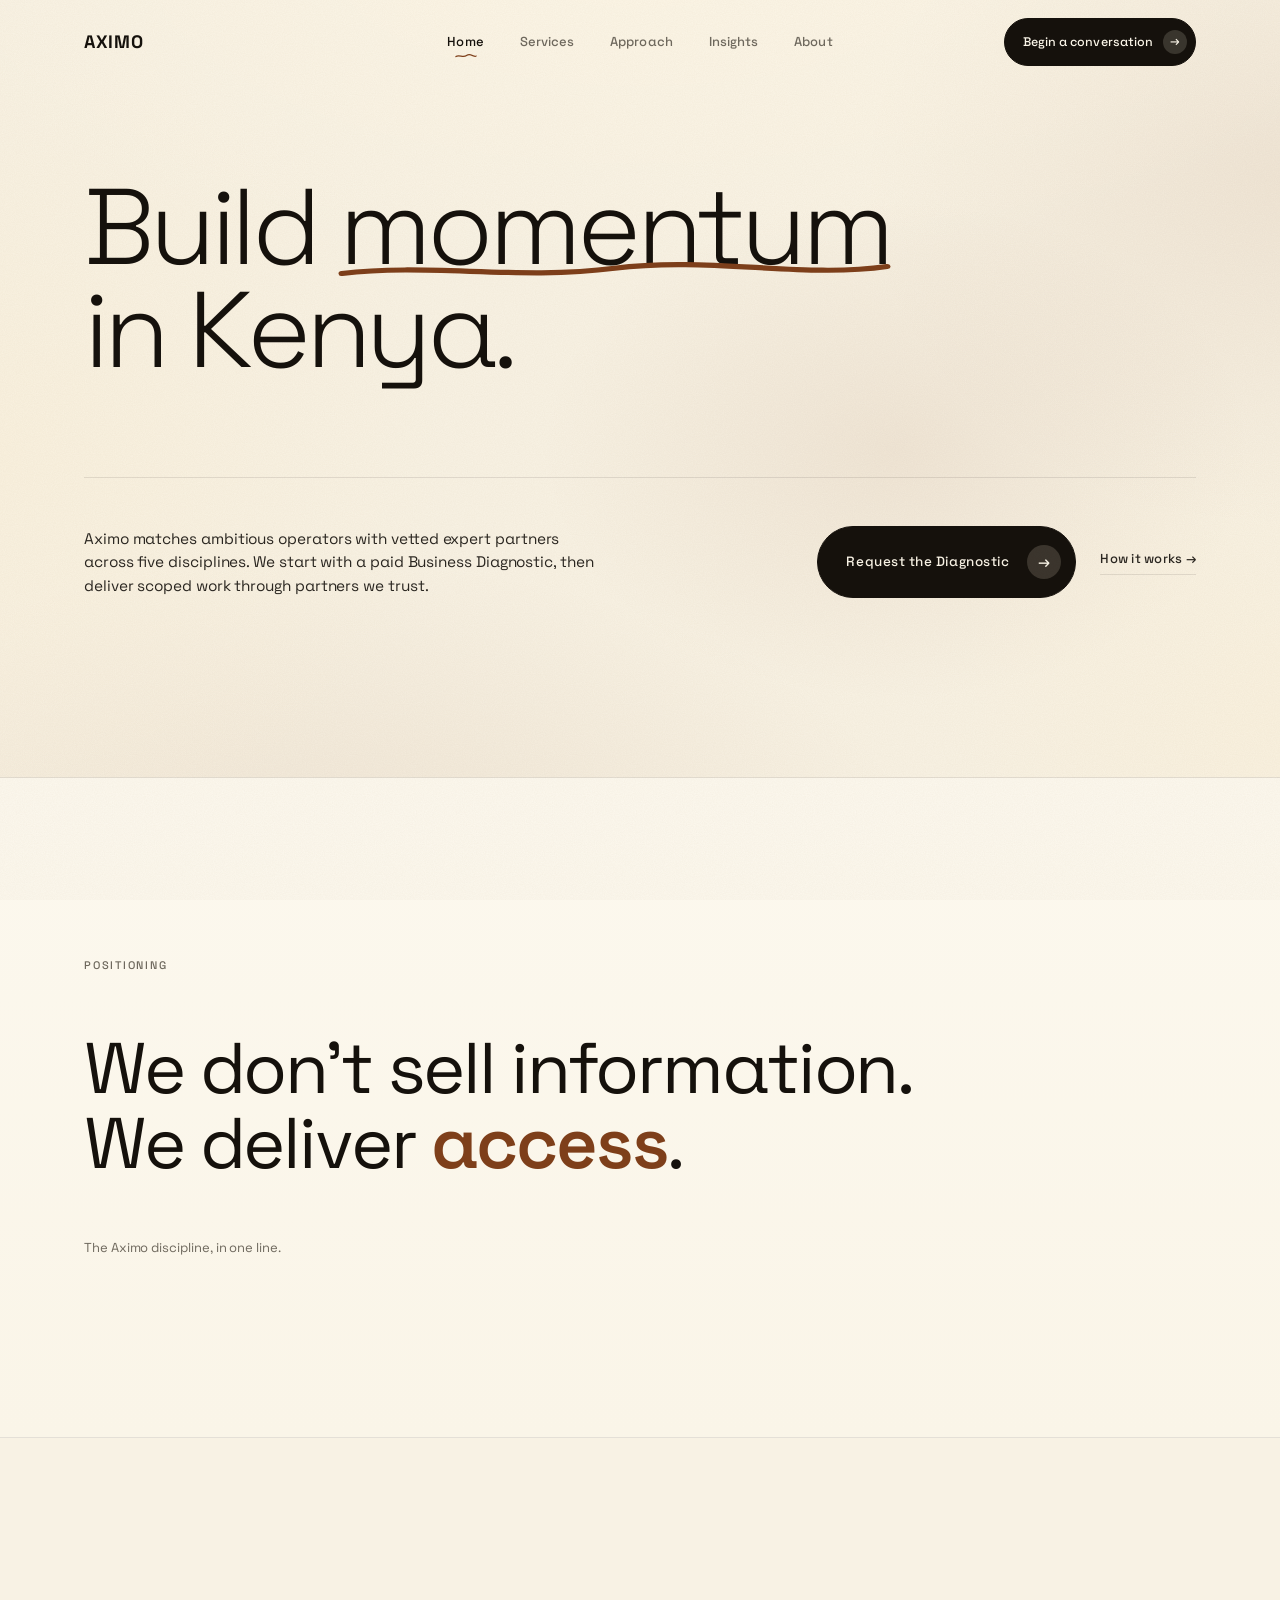
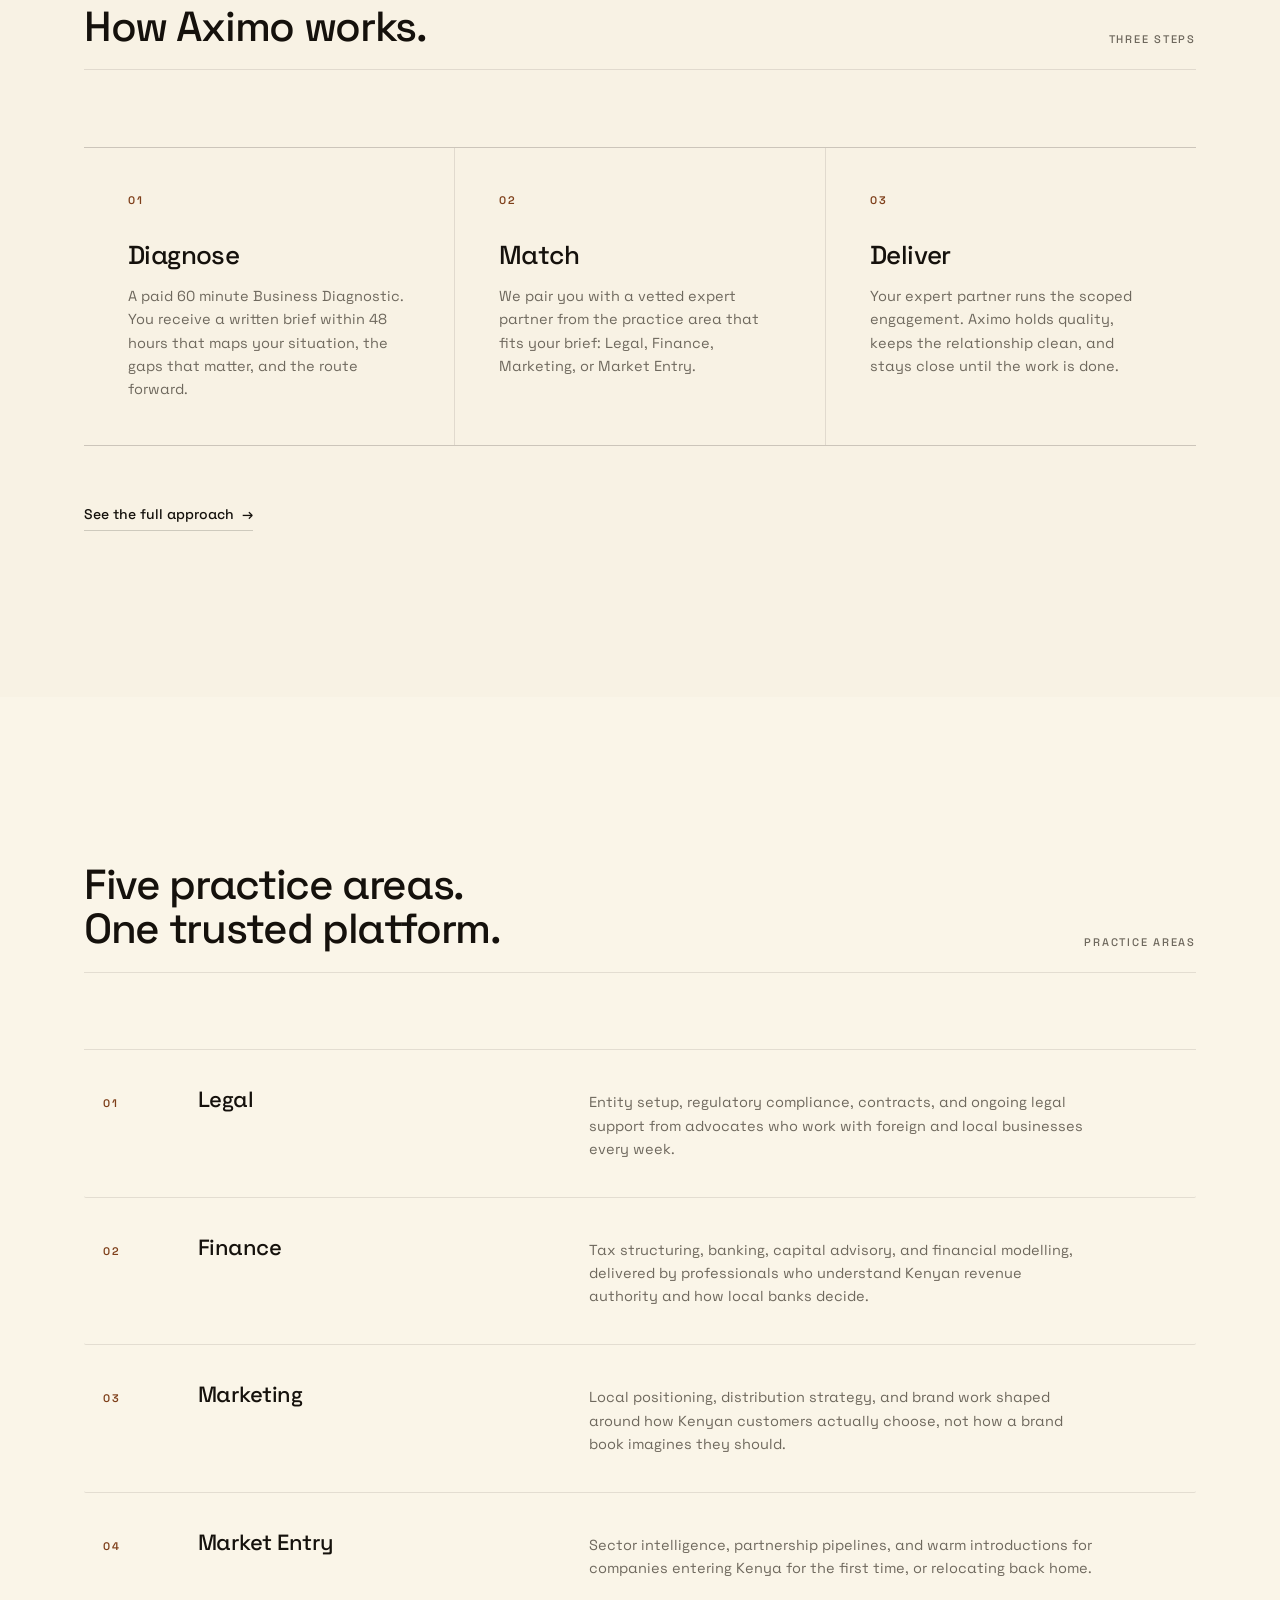
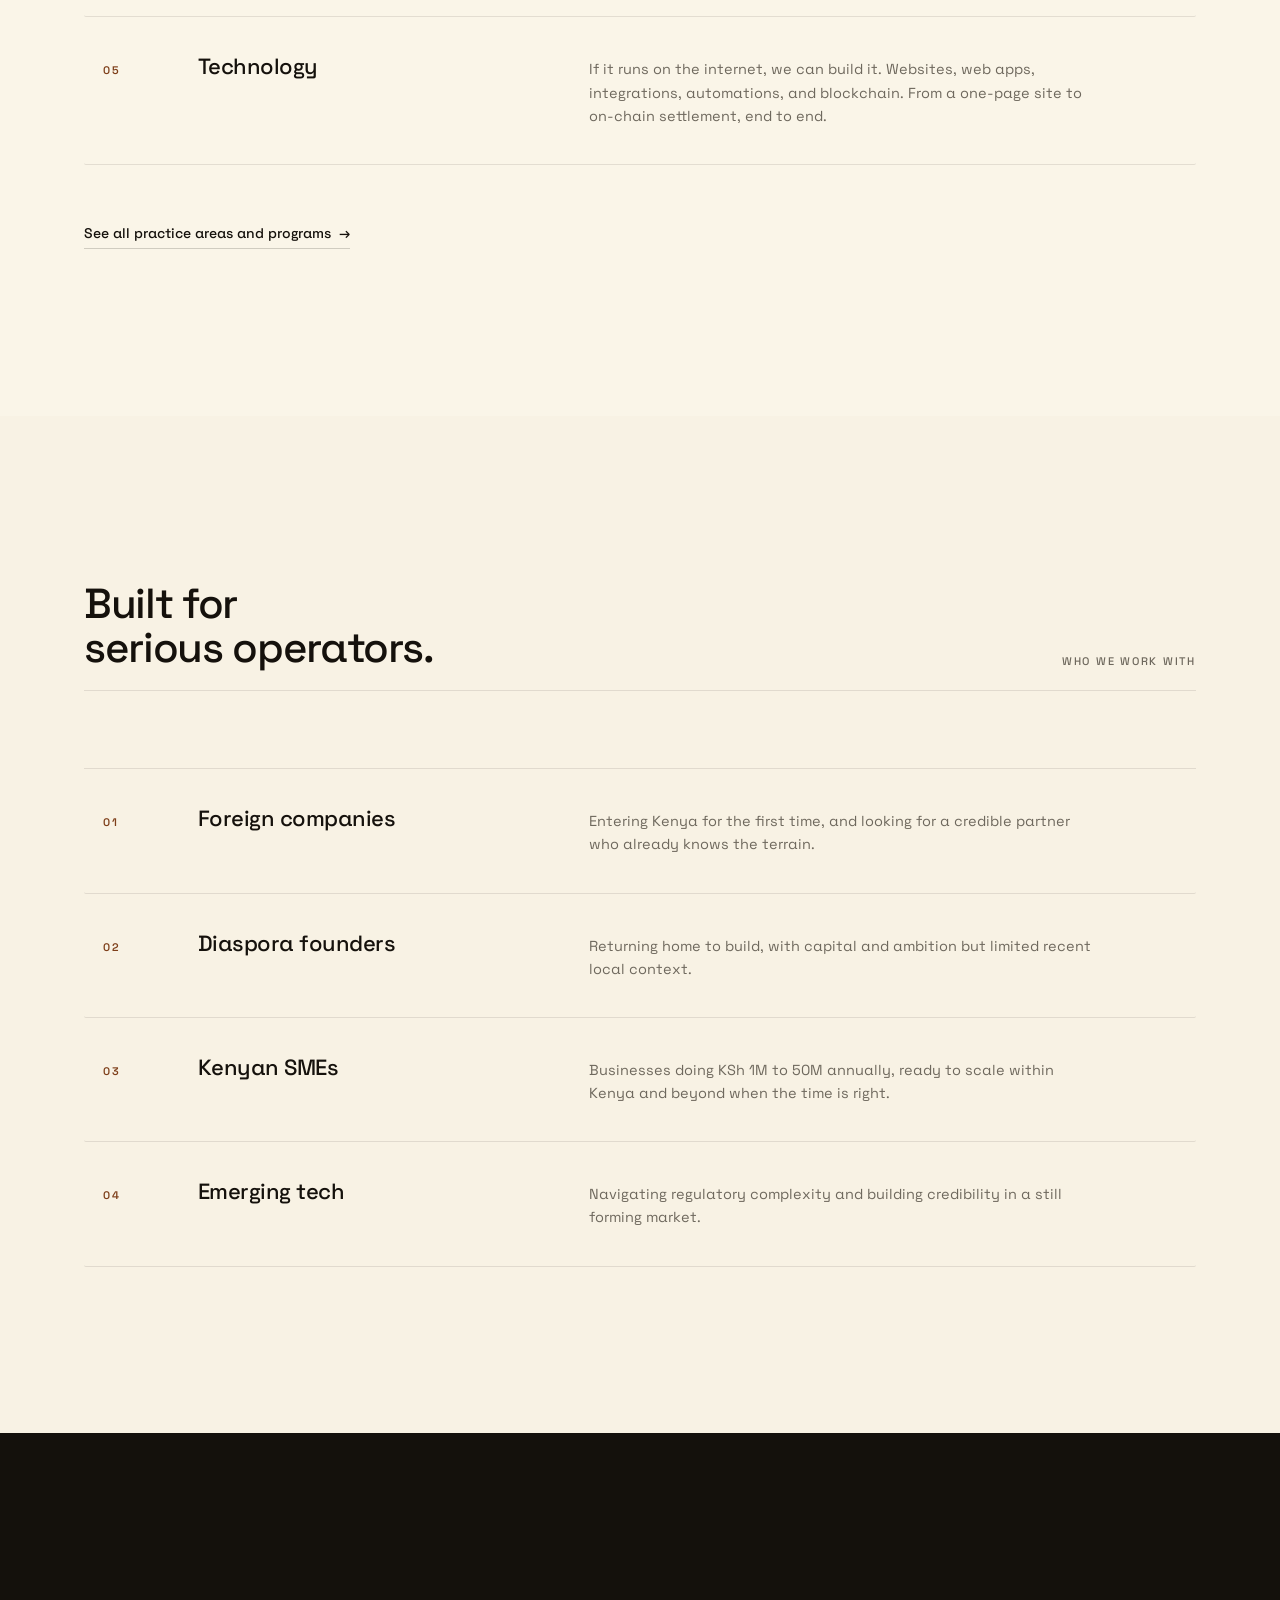
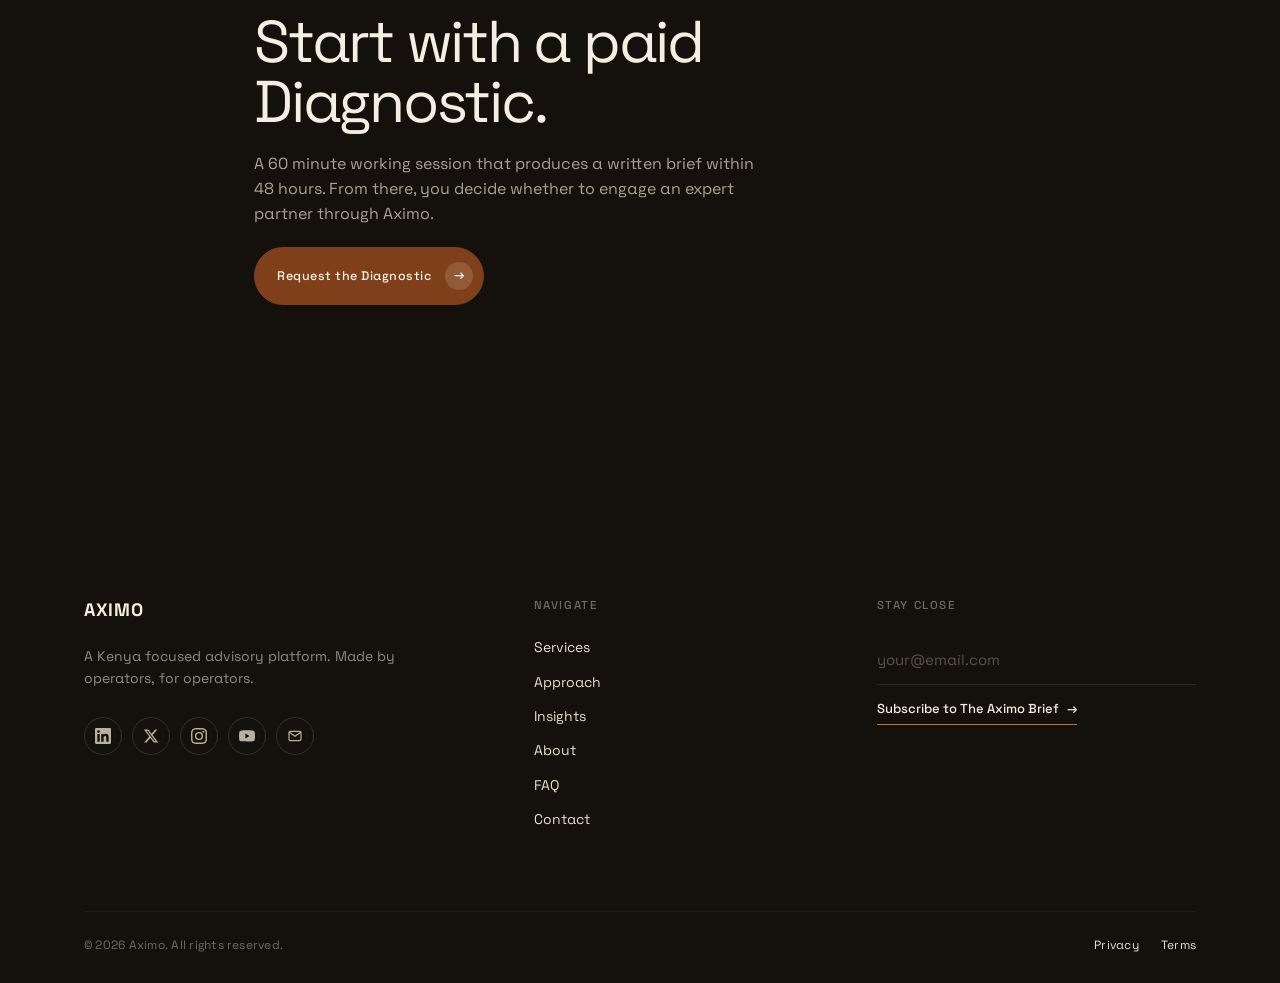
<file: index.html>
<!doctype html>
<html lang="en">
<head>
  <meta charset="utf-8" />
  <meta name="viewport" content="width=device-width, initial-scale=1, viewport-fit=cover" />
  <title>Aximo. Build momentum in Kenya.</title>
  <meta name="description" content="Aximo is a Kenya-focused platform that matches ambitious operators with vetted expert partners across Legal, Finance, Marketing, Market Entry, and Technology." />
  <link rel="stylesheet" href="styles.css" />
</head>
<body>
  <div data-header></div>

  <main>

    <!-- ============================================================
         HERO — minimal
         ============================================================ -->
    <section class="hero">
      <div class="container hero__inner">

        <h1 class="display hero__title">
          Build <span class="scribble">momentum</span><br/>
          in Kenya.
        </h1>

        <div class="hero__foot">
          <p class="lede hero__lede">
            Aximo matches ambitious operators with vetted expert partners across five disciplines. We start with a paid Business Diagnostic, then deliver scoped work through partners we trust.
          </p>
          <div class="hero__ctas">
            <a href="contact.html" class="btn btn--primary btn--lg">
              Request the Diagnostic
              <span class="arrow" aria-hidden="true">→</span>
            </a>
            <a href="approach.html" class="hero__link">How it works<span aria-hidden="true"> →</span></a>
          </div>
        </div>
      </div>
    </section>

    <!-- ============================================================
         PULL QUOTE
         ============================================================ -->
    <section class="section tone-paper pullquote-section">
      <div class="container pullquote-wrap">
        <p class="eyebrow">Positioning</p>
        <p class="pullquote">
          We don't sell information.<br/>
          We deliver <strong>access</strong>.
        </p>
        <p class="pullquote__cite">The Aximo discipline, in one line.</p>
      </div>
    </section>

    <!-- ============================================================
         HOW IT WORKS
         ============================================================ -->
    <section class="section tone-cream">
      <div class="container">
        <header class="section-title">
          <h2 class="h1">How Aximo works.</h2>
          <span class="num">Three steps</span>
        </header>

        <div class="steps">
          <article class="step">
            <span class="step__num">01</span>
            <h3 class="step__title">Diagnose</h3>
            <p class="step__desc">A paid 60 minute Business Diagnostic. You receive a written brief within 48 hours that maps your situation, the gaps that matter, and the route forward.</p>
          </article>
          <article class="step">
            <span class="step__num">02</span>
            <h3 class="step__title">Match</h3>
            <p class="step__desc">We pair you with a vetted expert partner from the practice area that fits your brief: Legal, Finance, Marketing, or Market Entry.</p>
          </article>
          <article class="step">
            <span class="step__num">03</span>
            <h3 class="step__title">Deliver</h3>
            <p class="step__desc">Your expert partner runs the scoped engagement. Aximo holds quality, keeps the relationship clean, and stays close until the work is done.</p>
          </article>
        </div>

        <div style="margin-top: 56px;">
          <a href="approach.html" class="tlink">
            See the full approach
            <span aria-hidden="true">→</span>
          </a>
        </div>
      </div>
    </section>

    <!-- ============================================================
         PRACTICE AREAS PREVIEW
         ============================================================ -->
    <section class="section tone-vellum">
      <div class="container">
        <header class="section-title">
          <h2 class="h1">Five practice areas.<br/>One trusted platform.</h2>
          <span class="num">Practice areas</span>
        </header>

        <ol class="practice-rows" aria-label="Practice areas">
          <li class="practice-row">
            <span class="practice-row__num">01</span>
            <h3 class="practice-row__title">Legal</h3>
            <p class="practice-row__desc">Entity setup, regulatory compliance, contracts, and ongoing legal support from advocates who work with foreign and local businesses every week.</p>
          </li>
          <li class="practice-row">
            <span class="practice-row__num">02</span>
            <h3 class="practice-row__title">Finance</h3>
            <p class="practice-row__desc">Tax structuring, banking, capital advisory, and financial modelling, delivered by professionals who understand Kenyan revenue authority and how local banks decide.</p>
          </li>
          <li class="practice-row">
            <span class="practice-row__num">03</span>
            <h3 class="practice-row__title">Marketing</h3>
            <p class="practice-row__desc">Local positioning, distribution strategy, and brand work shaped around how Kenyan customers actually choose, not how a brand book imagines they should.</p>
          </li>
          <li class="practice-row">
            <span class="practice-row__num">04</span>
            <h3 class="practice-row__title">Market Entry</h3>
            <p class="practice-row__desc">Sector intelligence, partnership pipelines, and warm introductions for companies entering Kenya for the first time, or relocating back home.</p>
          </li>
          <li class="practice-row">
            <span class="practice-row__num">05</span>
            <h3 class="practice-row__title">Technology</h3>
            <p class="practice-row__desc">If it runs on the internet, we can build it. Websites, web apps, integrations, automations, and blockchain. From a one-page site to on-chain settlement, end to end.</p>
          </li>
        </ol>

        <div style="margin-top: 56px;">
          <a href="services.html" class="tlink">
            See all practice areas and programs
            <span aria-hidden="true">→</span>
          </a>
        </div>
      </div>
    </section>

    <!-- ============================================================
         AUDIENCE
         ============================================================ -->
    <section class="section tone-cream">
      <div class="container">
        <header class="section-title">
          <h2 class="h1">Built for<br/>serious operators.</h2>
          <span class="num">Who we work with</span>
        </header>

        <ol class="aud-rows" aria-label="Audiences served">
          <li class="aud-row">
            <span class="aud-row__num">01</span>
            <h3 class="aud-row__title">Foreign companies</h3>
            <p class="aud-row__desc">Entering Kenya for the first time, and looking for a credible partner who already knows the terrain.</p>
          </li>
          <li class="aud-row">
            <span class="aud-row__num">02</span>
            <h3 class="aud-row__title">Diaspora founders</h3>
            <p class="aud-row__desc">Returning home to build, with capital and ambition but limited recent local context.</p>
          </li>
          <li class="aud-row">
            <span class="aud-row__num">03</span>
            <h3 class="aud-row__title">Kenyan SMEs</h3>
            <p class="aud-row__desc">Businesses doing KSh 1M to 50M annually, ready to scale within Kenya and beyond when the time is right.</p>
          </li>
          <li class="aud-row">
            <span class="aud-row__num">04</span>
            <h3 class="aud-row__title">Emerging tech</h3>
            <p class="aud-row__desc">Navigating regulatory complexity and building credibility in a still forming market.</p>
          </li>
        </ol>
      </div>
    </section>

    <!-- ============================================================
         FINAL CTA
         ============================================================ -->
    <section class="cta-band">
      <div class="container cta-band__inner">
        <h2 class="display" style="color:#F4EFE2; max-width:18ch; font-size:clamp(28px, 4.6vw, 60px); font-weight:400;">
          Start with a paid<br/>
          Diagnostic.
        </h2>
        <p style="color:#A9A296; max-width:50ch; font-size:16px; line-height:1.55; margin:0;">A 60 minute working session that produces a written brief within 48 hours. From there, you decide whether to engage an expert partner through Aximo.</p>
        <div>
          <a href="contact.html" class="btn btn--gold">
            Request the Diagnostic
            <span class="arrow" aria-hidden="true">→</span>
          </a>
        </div>
      </div>
    </section>

  </main>

  <div data-footer></div>
  <script src="partials.js"></script>

  <style>
    /* ===== Hero ===== */
    .hero {
      padding-top: clamp(48px, 7vw, 96px);
      padding-bottom: clamp(96px, 14vw, 184px);
    }
    .hero__inner { display: grid; gap: clamp(56px, 8vw, 96px); }
    .hero__title {
      font-size: clamp(40px, 8.4vw, 124px);
      font-weight: 300;
      letter-spacing: -0.045em;
      line-height: 0.96;
      max-width: 14ch;
    }
    .hero__foot {
      display: grid;
      grid-template-columns: 1.2fr 1fr;
      gap: clamp(32px, 5vw, 80px);
      align-items: end;
      padding-top: clamp(32px, 4vw, 48px);
      border-top: 1px solid var(--line);
    }
    @media (max-width: 820px) {
      .hero__foot { grid-template-columns: 1fr; align-items: start; gap: 32px; }
    }
    .hero__lede { max-width: 52ch; }
    .hero__ctas {
      display: flex;
      gap: 24px;
      flex-wrap: wrap;
      align-items: center;
      justify-content: flex-end;
    }
    @media (max-width: 820px) { .hero__ctas { justify-content: flex-start; } }
    .hero__link {
      font-size: 13px;
      font-weight: 500;
      color: var(--ink-soft);
      border-bottom: 1px solid var(--line);
      padding-bottom: 4px;
      letter-spacing: 0.02em;
      transition: border-color var(--t-fast), color var(--t-fast);
    }
    .hero__link:hover { border-color: var(--ink); color: var(--ink); }

    /* ===== Logos ===== */
    .logos { padding: 0 0 clamp(64px, 9vw, 112px); }
    .logos__note {
      font-size: 11.5px;
      letter-spacing: 0.14em;
      text-transform: uppercase;
      color: var(--muted);
      font-weight: 500;
      margin: 0 0 32px;
      max-width: 76ch;
    }
    .logos__row {
      display: grid;
      grid-template-columns: repeat(6, 1fr);
      gap: 1px;
      background: var(--line);
      border-top: 1px solid var(--line);
      border-bottom: 1px solid var(--line);
    }
    @media (max-width: 880px) { .logos__row { grid-template-columns: repeat(3, 1fr); } }

    /* ===== Pull quote ===== */
    .pullquote-section {
      padding: clamp(96px, 14vw, 192px) 0;
      border-top: 1px solid var(--line);
      border-bottom: 1px solid var(--line);
    }
    .pullquote-wrap {
      display: grid;
      gap: clamp(32px, 5vw, 56px);
    }
    .pullquote-wrap .eyebrow { margin: 0; }
    .pullquote__cite {
      font-size: 13px;
      color: var(--muted);
      margin: 0;
      letter-spacing: -0.005em;
    }

    /* ===== Steps (How it works) ===== */
    .steps {
      display: grid;
      grid-template-columns: repeat(3, 1fr);
      gap: 1px;
      background: var(--line);
      border-top: 1px solid var(--line);
      border-bottom: 1px solid var(--line);
    }
    @media (max-width: 820px) { .steps { grid-template-columns: 1fr; } }
    .step {
      background: var(--bg);
      padding: clamp(28px, 3.5vw, 44px);
      display: flex;
      flex-direction: column;
      gap: 14px;
      min-height: 220px;
      transition: background var(--t-fast);
    }
    .step:hover { background: var(--paper); }
    .step__num {
      font-size: 11px;
      letter-spacing: 0.18em;
      color: var(--accent);
      font-weight: 600;
      margin-bottom: 18px;
    }
    .step__title {
      font-size: clamp(20px, 2.4vw, 26px);
      font-weight: 500;
      letter-spacing: -0.024em;
      line-height: 1.15;
      margin: 0;
      color: var(--ink);
    }
    .step__desc {
      font-size: 14.5px;
      color: var(--muted);
      line-height: 1.6;
      margin: 0;
    }

    /* ===== Practice rows ===== */
    .practice-rows, .aud-rows {
      list-style: none;
      padding: 0;
      margin: 0;
      border-top: 1px solid var(--line);
    }
    .practice-row, .aud-row {
      display: grid;
      grid-template-columns: 56px 1.2fr 2fr;
      gap: clamp(20px, 3vw, 48px);
      align-items: baseline;
      padding: clamp(24px, 3vw, 36px) clamp(8px, 1.5vw, 20px);
      border-bottom: 1px solid var(--line);
      transition: background var(--t-fast), box-shadow var(--t-fast);
      border-radius: 2px;
    }
    .practice-row:hover, .aud-row:hover {
      background: var(--paper);
      box-shadow: var(--shadow-sm);
    }
    @media (max-width: 720px) {
      .practice-row, .aud-row { grid-template-columns: 48px 1fr; }
      .practice-row__desc, .aud-row__desc { grid-column: 2; max-width: none; }
    }
    .practice-row__num, .aud-row__num {
      font-size: 11px;
      letter-spacing: 0.18em;
      color: var(--accent);
      font-weight: 600;
    }
    .practice-row__title, .aud-row__title {
      font-size: clamp(18px, 2vw, 22px);
      font-weight: 500;
      letter-spacing: -0.022em;
      line-height: 1.2;
      margin: 0;
      color: var(--ink);
    }
    .practice-row__desc, .aud-row__desc {
      font-size: 14.5px;
      color: var(--muted);
      line-height: 1.6;
      margin: 0;
      max-width: 56ch;
    }

    
  </style>
</body>
</html>
</file>
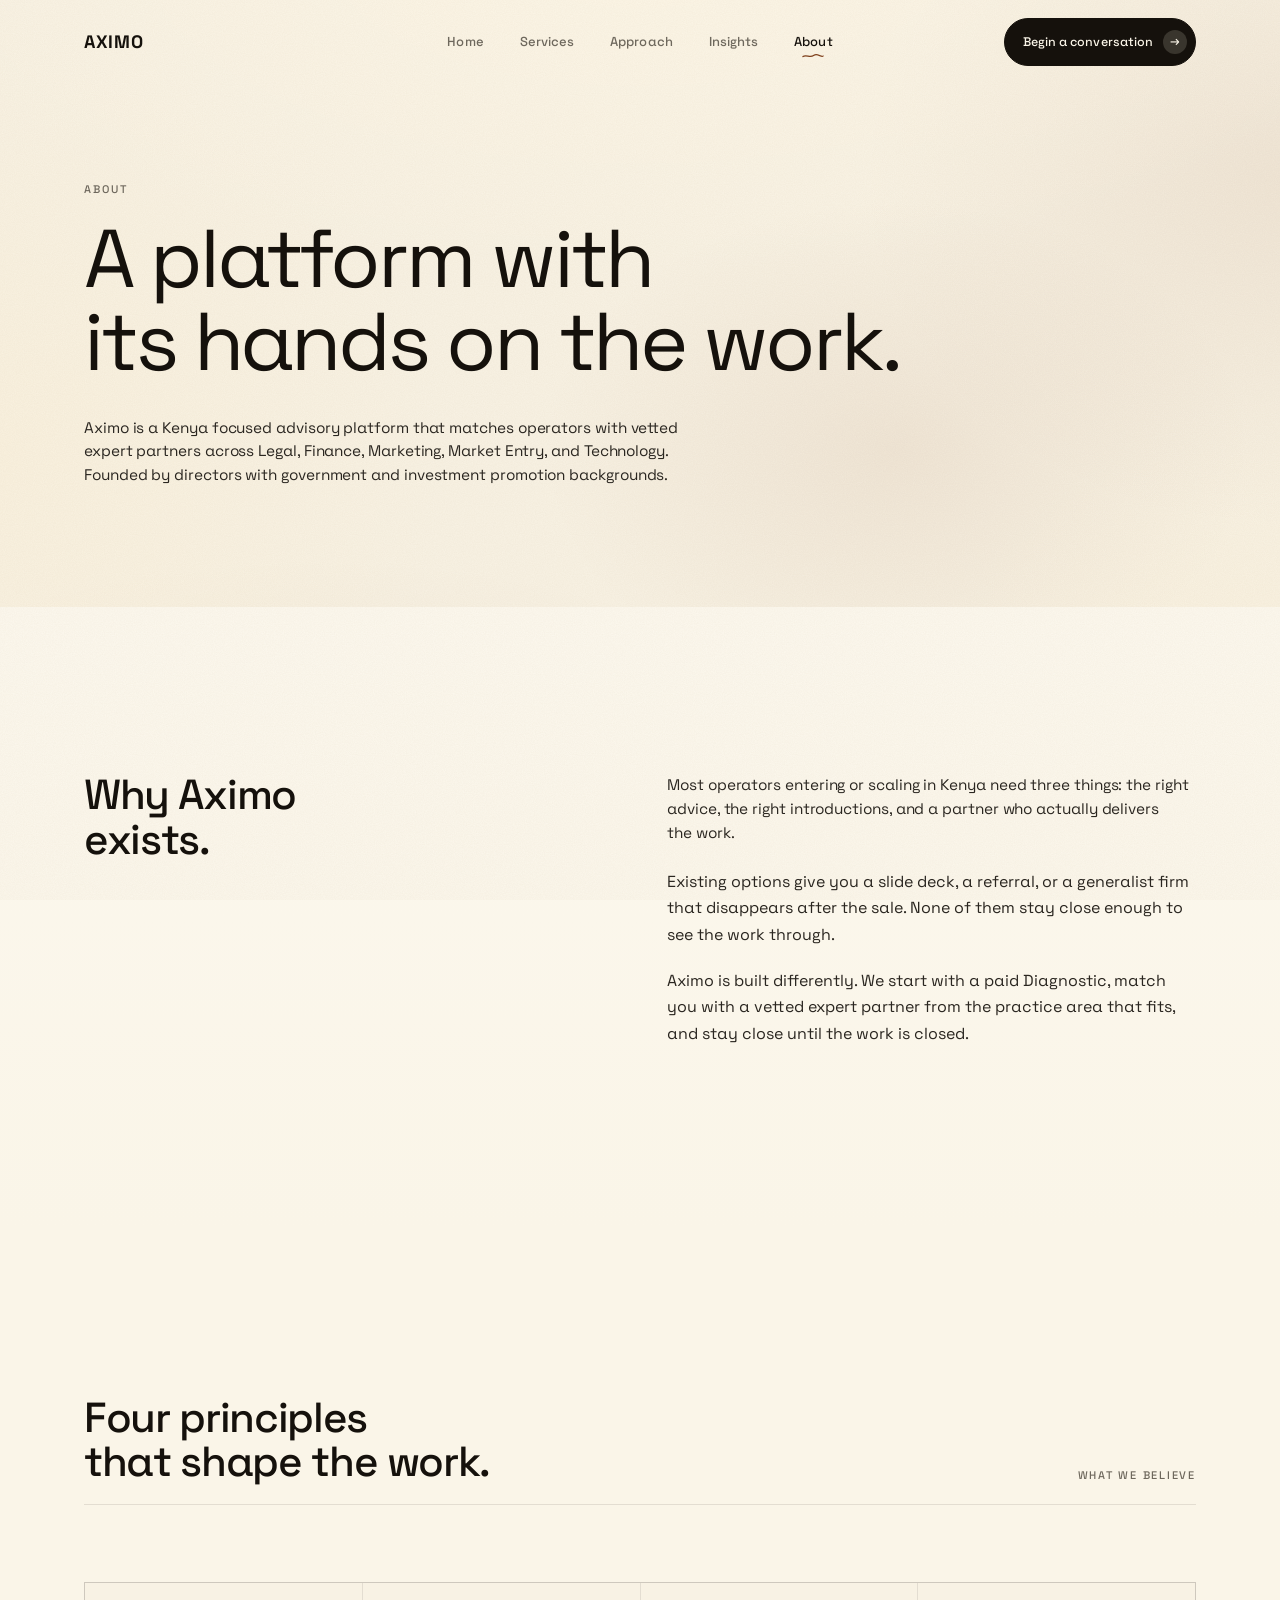
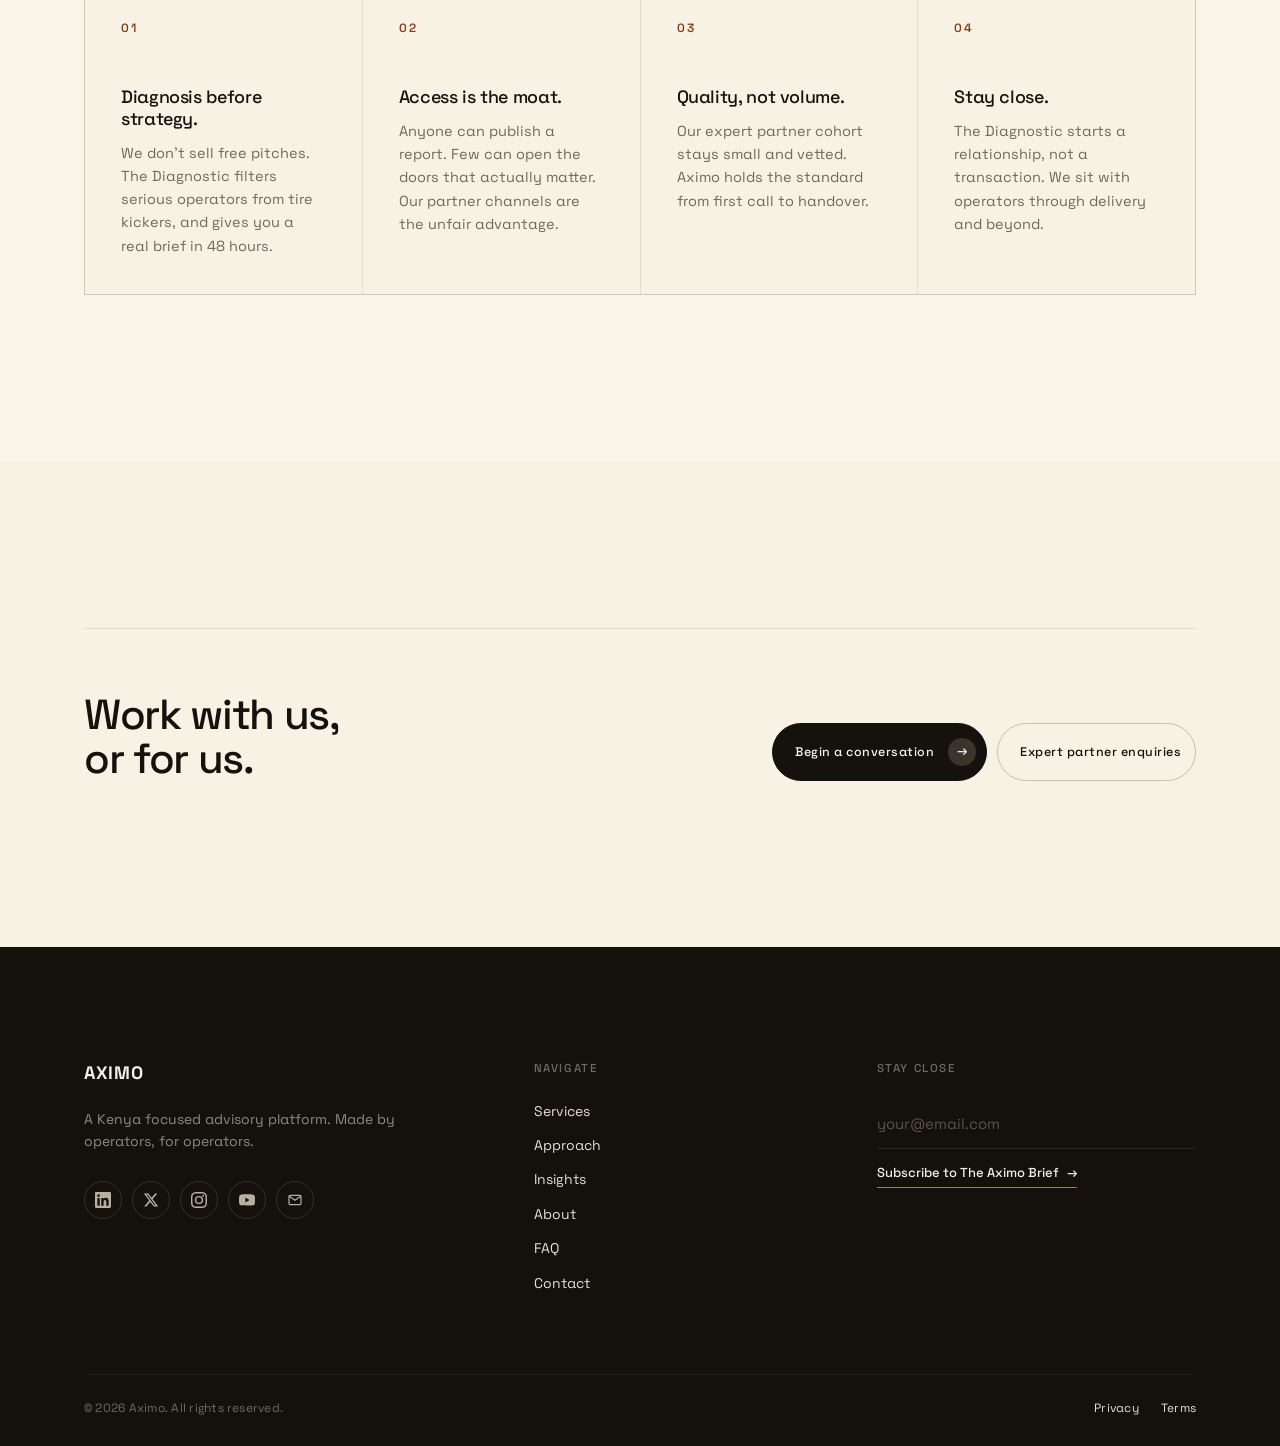
<file: about.html>
<!doctype html>
<html lang="en">
<head>
  <meta charset="utf-8" />
  <meta name="viewport" content="width=device-width, initial-scale=1, viewport-fit=cover" />
  <title>About Aximo.</title>
  <meta name="description" content="A Kenya-focused advisory platform, built in Nairobi by directors with government and investment-promotion backgrounds." />
  <link rel="stylesheet" href="styles.css" />
</head>
<body>
  <div data-header></div>

  <main>

    <!-- HERO -->
    <section class="page-hero">
      <div class="container">
        <p class="hero__eyebrow">About</p>
        <h1 class="display" style="max-width: 18ch; margin-top: 18px;">
          A platform with<br/>
          its hands on the work.
        </h1>
        <p class="lede" style="margin-top: 32px; max-width: 62ch;">
          Aximo is a Kenya focused advisory platform that matches operators with vetted expert partners across Legal, Finance, Marketing, Market Entry, and Technology. Founded by directors with government and investment promotion backgrounds.
        </p>
      </div>
    </section>

    <!-- WHY AXIMO EXISTS -->
    <section class="section tone-paper">
      <div class="container">
        <div class="two-col">
          <h2 class="h1">Why Aximo<br/>exists.</h2>
          <div>
            <p class="lede" style="margin-bottom:24px;">
              Most operators entering or scaling in Kenya need three things: the right advice, the right introductions, and a partner who actually delivers the work.
            </p>
            <p class="body" style="font-size:16px; line-height:1.65; margin-bottom:20px;">
              Existing options give you a slide deck, a referral, or a generalist firm that disappears after the sale. None of them stay close enough to see the work through.
            </p>
            <p class="body" style="font-size:16px; line-height:1.65;">
              Aximo is built differently. We start with a paid Diagnostic, match you with a vetted expert partner from the practice area that fits, and stay close until the work is closed.
            </p>
          </div>
        </div>
      </div>
    </section>

    <!-- WHAT WE BELIEVE -->
    <section class="section tone-vellum">
      <div class="container">
        <header class="section-title">
          <h2 class="h1">Four principles<br/>that shape the work.</h2>
          <span class="num">What we believe</span>
        </header>

        <div class="beliefs">
          <article class="belief">
            <span class="belief__num">01</span>
            <h3 class="h3">Diagnosis before strategy.</h3>
            <p class="belief__desc">We don't sell free pitches. The Diagnostic filters serious operators from tire kickers, and gives you a real brief in 48 hours.</p>
          </article>
          <article class="belief">
            <span class="belief__num">02</span>
            <h3 class="h3">Access is the moat.</h3>
            <p class="belief__desc">Anyone can publish a report. Few can open the doors that actually matter. Our partner channels are the unfair advantage.</p>
          </article>
          <article class="belief">
            <span class="belief__num">03</span>
            <h3 class="h3">Quality, not volume.</h3>
            <p class="belief__desc">Our expert partner cohort stays small and vetted. Aximo holds the standard from first call to handover.</p>
          </article>
          <article class="belief">
            <span class="belief__num">04</span>
            <h3 class="h3">Stay close.</h3>
            <p class="belief__desc">The Diagnostic starts a relationship, not a transaction. We sit with operators through delivery and beyond.</p>
          </article>
        </div>
      </div>
    </section>

    <!-- CLOSING CTA -->
    <section class="section tone-cream" id="careers">
      <div class="container">
        <div class="closing-about">
          <h2 class="h1" style="max-width:16ch;">Work with us,<br/>or for us.</h2>
          <div class="closing-about__ctas">
            <a href="contact.html" class="btn btn--primary">
              Begin a conversation
              <span class="arrow" aria-hidden="true">→</span>
            </a>
            <a href="contact.html" class="btn btn--ghost">Expert partner enquiries</a>
          </div>
        </div>
      </div>
    </section>

  </main>

  <div data-footer></div>
  <script src="partials.js"></script>

  <style>
    .hero__eyebrow {
      font-size: 11px;
      font-weight: 500;
      letter-spacing: 0.18em;
      text-transform: uppercase;
      color: var(--muted);
      margin: 0;
    }
    .page-hero {
      padding-top: clamp(48px, 8vw, 96px);
      padding-bottom: clamp(64px, 10vw, 120px);
    }

    .two-col {
      display: grid;
      grid-template-columns: 1fr 1.1fr;
      gap: clamp(40px, 8vw, 112px);
    }
    @media (max-width: 820px) { .two-col { grid-template-columns: 1fr; } }

    .beliefs {
      display: grid;
      grid-template-columns: repeat(4, 1fr);
      gap: 1px;
      background: var(--line);
      border: 1px solid var(--line);
    }
    @media (max-width: 1000px) { .beliefs { grid-template-columns: repeat(2, 1fr); } }
    @media (max-width: 540px) { .beliefs { grid-template-columns: 1fr; } }
    .belief {
      background: var(--bg);
      padding: clamp(24px, 3vw, 36px);
      display: flex;
      flex-direction: column;
      gap: 12px;
      min-height: 220px;
      transition: background var(--t-fast);
    }
    .belief:hover { background: var(--paper); }
    .belief__num {
      font-size: 12px;
      letter-spacing: 0.18em;
      font-weight: 600;
      color: var(--accent);
      margin-bottom: 36px;
    }
    .belief__desc {
      font-size: 14.5px;
      color: var(--muted);
      line-height: 1.6;
      margin: 0;
    }

    .partner-block { margin-bottom: 40px; }
    .partner-block:last-of-type { margin-bottom: 0; }
    .partner-block__label {
      font-size: 11px;
      letter-spacing: 0.18em;
      text-transform: uppercase;
      color: var(--muted);
      font-weight: 500;
      margin: 0 0 18px;
    }
    .partners {
      display: grid;
      grid-template-columns: repeat(6, 1fr);
      gap: 1px;
      background: var(--line);
      border-top: 1px solid var(--line);
      border-bottom: 1px solid var(--line);
    }
    @media (max-width: 1000px) { .partners { grid-template-columns: repeat(3, 1fr); } }
    @media (max-width: 540px) { .partners { grid-template-columns: repeat(2, 1fr); } }


    .closing-about {
      display: flex;
      align-items: flex-end;
      justify-content: space-between;
      gap: 32px;
      flex-wrap: wrap;
      padding-top: clamp(40px, 5vw, 64px);
      border-top: 1px solid var(--line);
    }
    .closing-about__ctas { display: flex; gap: 10px; flex-wrap: wrap; }
  </style>
</body>
</html>
</file>
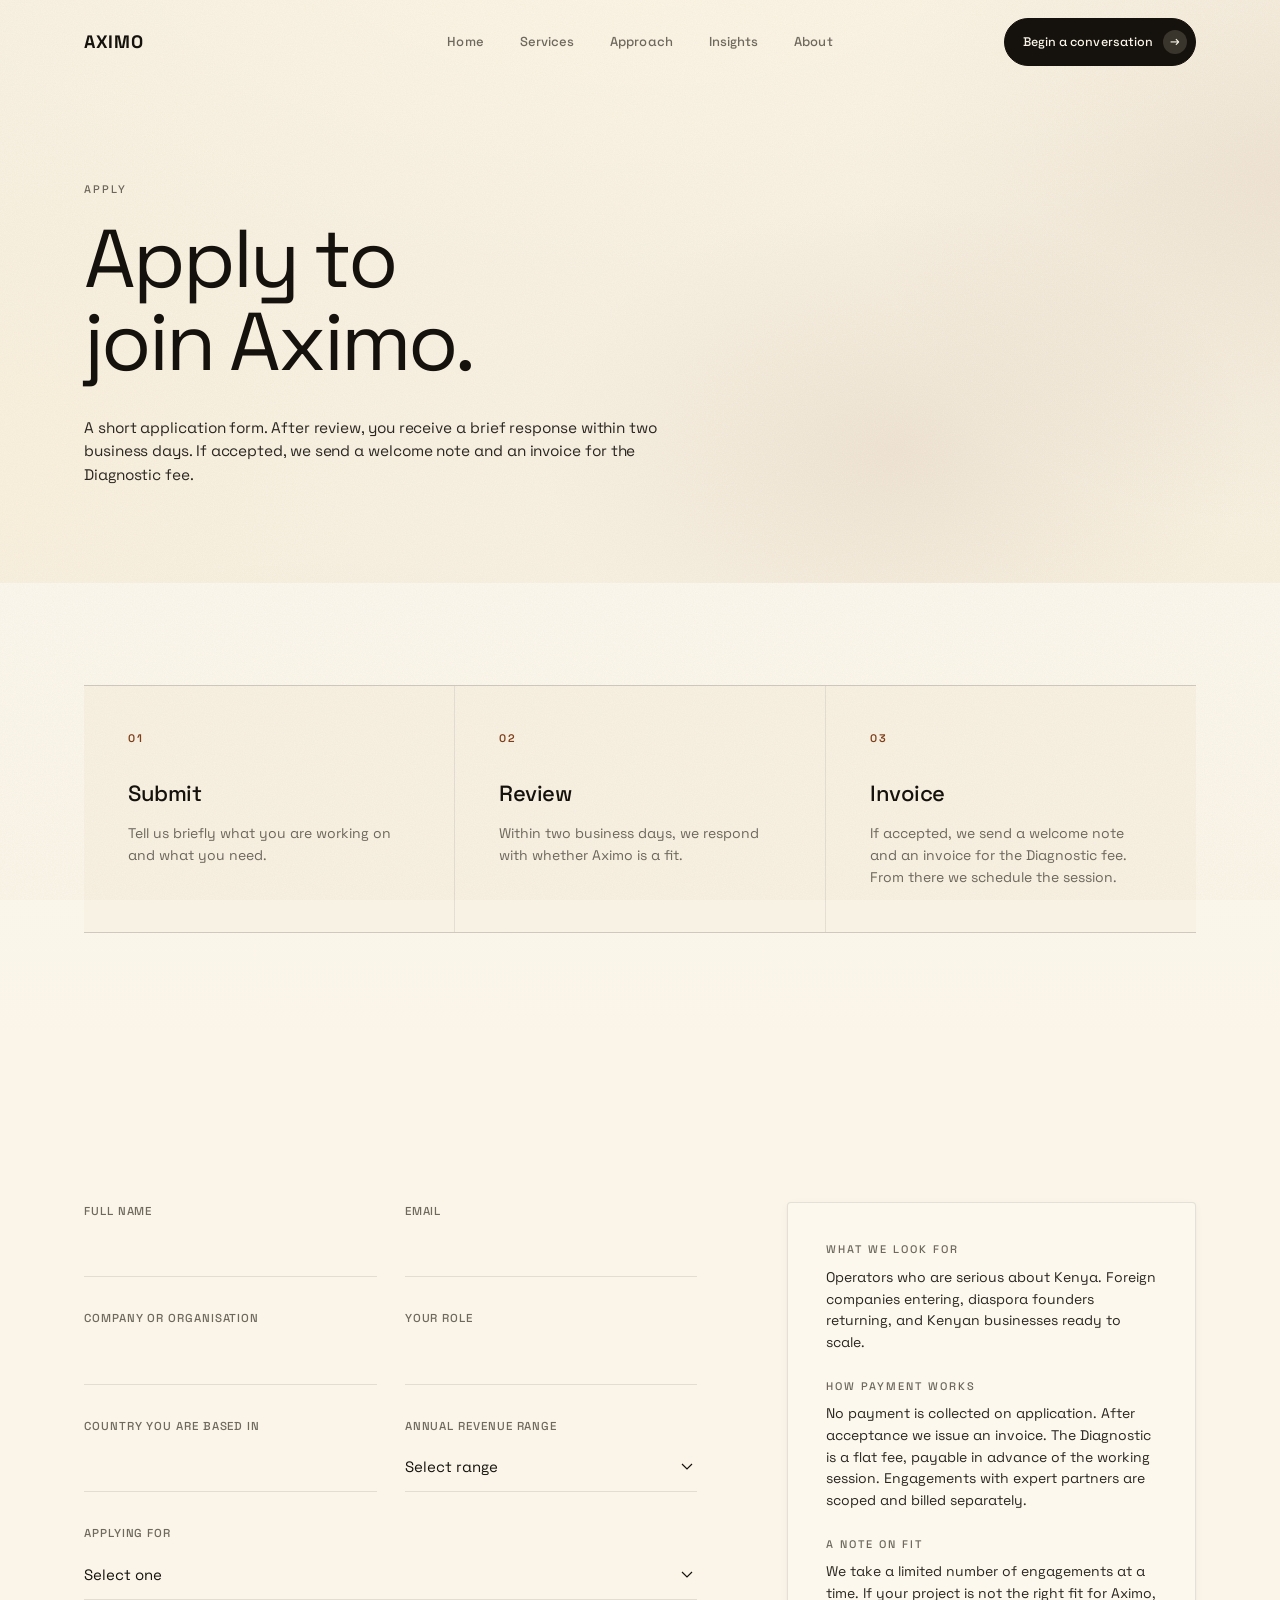
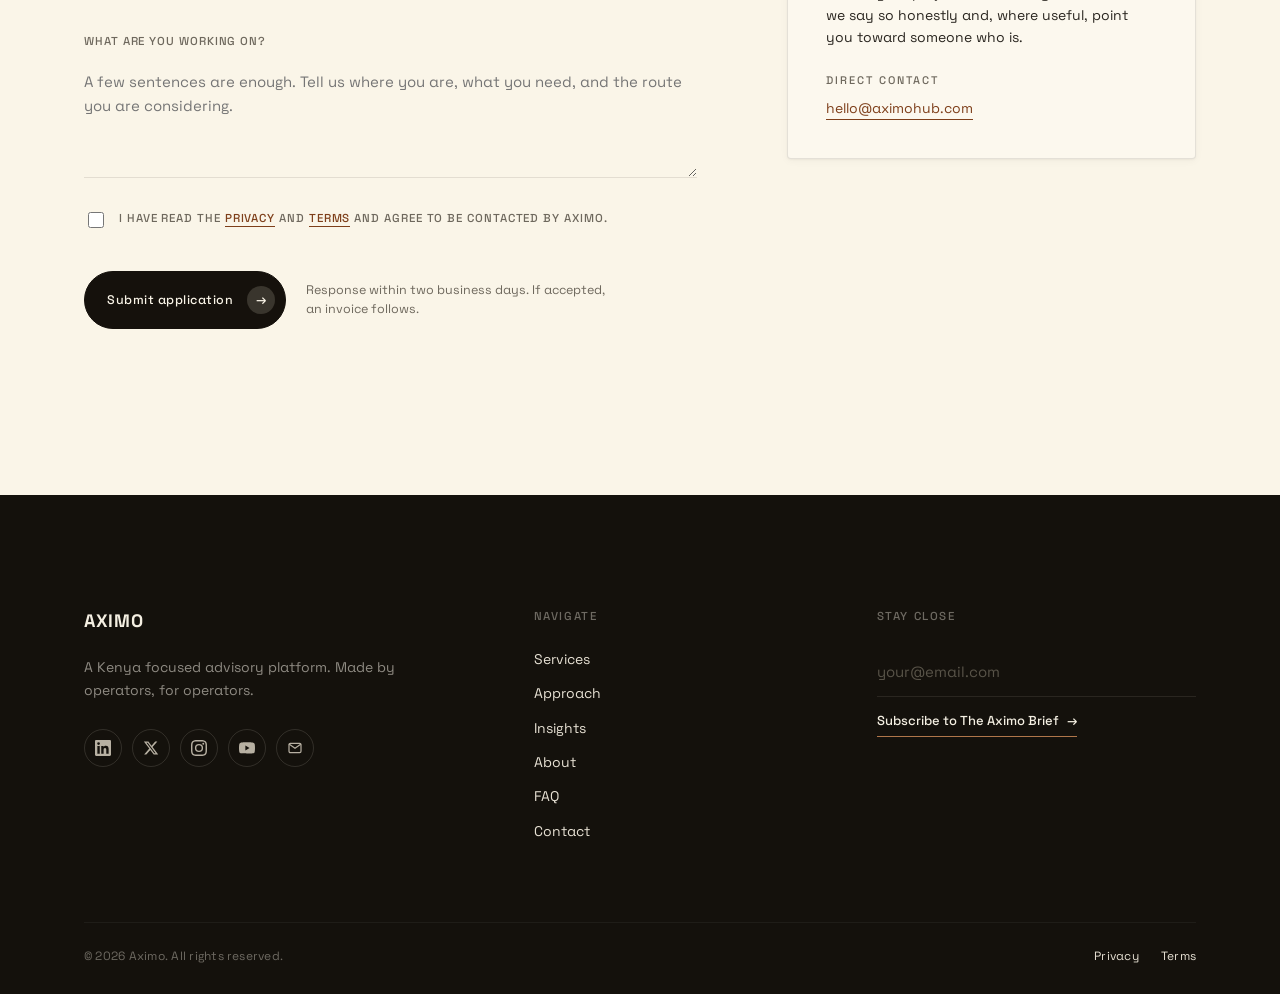
<file: apply.html>
<!doctype html>
<html lang="en">
<head>
  <meta charset="utf-8" />
  <meta name="viewport" content="width=device-width, initial-scale=1, viewport-fit=cover" />
  <title>Apply. Aximo.</title>
  <meta name="description" content="Apply to engage Aximo. After review, you receive a brief response within two business days and, if accepted, an invoice for the Diagnostic fee." />
  <link rel="stylesheet" href="styles.css" />
</head>
<body>
  <div data-header></div>

  <main>

    <!-- HERO -->
    <section class="page-hero">
      <div class="container">
        <p class="hero__eyebrow">Apply</p>
        <h1 class="display" style="max-width:14ch; margin-top:18px;">
          Apply to<br/>
          join Aximo.
        </h1>
        <p class="lede" style="margin-top: 32px; max-width:60ch;">
          A short application form. After review, you receive a brief response within two business days. If accepted, we send a welcome note and an invoice for the Diagnostic fee.
        </p>
      </div>
    </section>

    <!-- PROCESS STEPS -->
    <section class="section--tight tone-paper">
      <div class="container">
        <div class="apply-steps">
          <article class="apply-step">
            <span class="apply-step__num">01</span>
            <h3 class="apply-step__title">Submit</h3>
            <p class="apply-step__desc">Tell us briefly what you are working on and what you need.</p>
          </article>
          <article class="apply-step">
            <span class="apply-step__num">02</span>
            <h3 class="apply-step__title">Review</h3>
            <p class="apply-step__desc">Within two business days, we respond with whether Aximo is a fit.</p>
          </article>
          <article class="apply-step">
            <span class="apply-step__num">03</span>
            <h3 class="apply-step__title">Invoice</h3>
            <p class="apply-step__desc">If accepted, we send a welcome note and an invoice for the Diagnostic fee. From there we schedule the session.</p>
          </article>
        </div>
      </div>
    </section>

    <!-- APPLICATION FORM -->
    <section class="section tone-vellum">
      <div class="container">
        <div class="apply-grid">

          <form class="apply-form" onsubmit="event.preventDefault(); this.classList.add('is-sent');">
            <div class="row">
              <div class="field">
                <label for="name">Full name</label>
                <input id="name" type="text" required />
              </div>
              <div class="field">
                <label for="email">Email</label>
                <input id="email" type="email" required />
              </div>
            </div>

            <div class="row">
              <div class="field">
                <label for="company">Company or organisation</label>
                <input id="company" type="text" required />
              </div>
              <div class="field">
                <label for="role">Your role</label>
                <input id="role" type="text" required />
              </div>
            </div>

            <div class="row">
              <div class="field">
                <label for="country">Country you are based in</label>
                <input id="country" type="text" required />
              </div>
              <div class="field">
                <label for="size">Annual revenue range</label>
                <select id="size">
                  <option value="" disabled selected>Select range</option>
                  <option>Pre revenue</option>
                  <option>Under KSh 1M</option>
                  <option>KSh 1M to 10M</option>
                  <option>KSh 10M to 50M</option>
                  <option>KSh 50M to 250M</option>
                  <option>KSh 250M +</option>
                  <option>Prefer not to say</option>
                </select>
              </div>
            </div>

            <div class="field">
              <label for="interest">Applying for</label>
              <select id="interest" required>
                <option value="" disabled selected>Select one</option>
                <option>The Business Diagnostic</option>
                <option>Expert partner enrolment</option>
                <option>Partner or chamber referral</option>
                <option>Technology build enquiry</option>
              </select>
            </div>

            <div class="field">
              <label for="brief">What are you working on?</label>
              <textarea id="brief" required placeholder="A few sentences are enough. Tell us where you are, what you need, and the route you are considering."></textarea>
            </div>

            <div class="field check-row">
              <label class="check-row__lbl">
                <input id="agree" type="checkbox" required />
                <span>I have read the <a href="privacy.html">Privacy</a> and <a href="terms.html">Terms</a> and agree to be contacted by Aximo.</span>
              </label>
            </div>

            <div class="form-foot">
              <button type="submit" class="btn btn--primary">
                Submit application
                <span class="arrow" aria-hidden="true">→</span>
              </button>
              <p class="form-foot__note">Response within two business days. If accepted, an invoice follows.</p>
              <p class="form-foot__success">Thank you. Your application is in. We respond within two business days. If accepted, we send a welcome note and an invoice for the Diagnostic fee.</p>
            </div>
          </form>

          <aside class="apply-side">
            <div class="apply-block">
              <p class="apply-block__label">What we look for</p>
              <p class="apply-block__body">Operators who are serious about Kenya. Foreign companies entering, diaspora founders returning, and Kenyan businesses ready to scale.</p>
            </div>
            <div class="apply-block">
              <p class="apply-block__label">How payment works</p>
              <p class="apply-block__body">No payment is collected on application. After acceptance we issue an invoice. The Diagnostic is a flat fee, payable in advance of the working session. Engagements with expert partners are scoped and billed separately.</p>
            </div>
            <div class="apply-block">
              <p class="apply-block__label">A note on fit</p>
              <p class="apply-block__body">We take a limited number of engagements at a time. If your project is not the right fit for Aximo, we say so honestly and, where useful, point you toward someone who is.</p>
            </div>
            <div class="apply-block">
              <p class="apply-block__label">Direct contact</p>
              <p class="apply-block__body"><a class="apply-block__link" href="mailto:hello@aximohub.com">hello@aximohub.com</a></p>
            </div>
          </aside>

        </div>
      </div>
    </section>

  </main>

  <div data-footer></div>
  <script src="partials.js"></script>

  <style>
    .hero__eyebrow {
      font-size: 11px;
      font-weight: 500;
      letter-spacing: 0.18em;
      text-transform: uppercase;
      color: var(--muted);
      margin: 0;
    }
    .page-hero {
      padding-top: clamp(48px, 8vw, 96px);
      padding-bottom: clamp(56px, 8vw, 96px);
    }

    .apply-steps {
      display: grid;
      grid-template-columns: repeat(3, 1fr);
      gap: 1px;
      background: var(--line);
      border-top: 1px solid var(--line);
      border-bottom: 1px solid var(--line);
    }
    @media (max-width: 820px) { .apply-steps { grid-template-columns: 1fr; } }
    .apply-step {
      background: var(--bg);
      padding: clamp(28px, 3.5vw, 44px);
      display: flex;
      flex-direction: column;
      gap: 12px;
    }
    .apply-step__num {
      font-size: 11px;
      letter-spacing: 0.18em;
      color: var(--accent);
      font-weight: 600;
      margin-bottom: 16px;
    }
    .apply-step__title {
      font-size: clamp(18px, 2vw, 22px);
      font-weight: 500;
      letter-spacing: -0.022em;
      margin: 0;
      color: var(--ink);
    }
    .apply-step__desc {
      font-size: 14px;
      color: var(--muted);
      line-height: 1.55;
      margin: 0;
    }

    .apply-grid {
      display: grid;
      grid-template-columns: 1.5fr 1fr;
      gap: clamp(40px, 7vw, 96px);
      align-items: start;
    }
    @media (max-width: 900px) { .apply-grid { grid-template-columns: 1fr; gap: 48px; } }

    .apply-form { display: grid; gap: 32px; }
    .row {
      display: grid;
      grid-template-columns: 1fr 1fr;
      gap: 28px;
    }
    @media (max-width: 640px) { .row { grid-template-columns: 1fr; gap: 24px; } }

    .field select {
      appearance: none;
      -webkit-appearance: none;
      background-image: url("data:image/svg+xml;utf8,<svg xmlns='http://www.w3.org/2000/svg' width='12' height='8' viewBox='0 0 12 8'><path d='M1 1l5 5 5-5' stroke='%2315110C' stroke-width='1.2' fill='none'/></svg>");
      background-repeat: no-repeat;
      background-position: right 4px center;
      padding-right: 28px;
    }

    .check-row__lbl {
      display: flex;
      align-items: flex-start;
      gap: 12px;
      cursor: pointer;
      font-size: 13.5px;
      color: var(--ink-soft);
      line-height: 1.5;
      text-transform: none;
      letter-spacing: 0;
      font-weight: 400;
    }
    .check-row__lbl input { width: 16px; height: 16px; margin-top: 2px; accent-color: var(--accent); }
    .check-row__lbl a { color: var(--accent); border-bottom: 1px solid currentColor; padding-bottom: 1px; }

    .form-foot {
      display: flex;
      align-items: center;
      gap: 20px;
      flex-wrap: wrap;
      padding-top: 8px;
    }
    .form-foot__note { margin: 0; font-size: 12.5px; color: var(--muted); max-width: 38ch; line-height: 1.55; }
    .form-foot__success {
      margin: 0;
      font-size: 13px;
      color: var(--accent);
      display: none;
      max-width: 56ch;
      line-height: 1.55;
    }
    .apply-form.is-sent .form-foot__success { display: block; }
    .apply-form.is-sent .form-foot__note,
    .apply-form.is-sent button { display: none; }

    .apply-side {
      display: grid;
      gap: 24px;
      padding: clamp(28px, 3vw, 40px);
      background: var(--paper);
      border: 1px solid var(--line);
      border-radius: 4px;
      box-shadow: var(--shadow-sm);
    }
    .apply-block { display: grid; gap: 8px; }
    .apply-block__label {
      font-size: 11px;
      letter-spacing: 0.18em;
      text-transform: uppercase;
      color: var(--muted);
      font-weight: 500;
      margin: 0;
    }
    .apply-block__body {
      font-size: 14px;
      color: var(--ink-soft);
      line-height: 1.55;
      margin: 0;
    }
    .apply-block__link {
      color: var(--accent);
      border-bottom: 1px solid currentColor;
      padding-bottom: 2px;
      transition: opacity var(--t-fast);
    }
    .apply-block__link:hover { opacity: 0.7; }
  </style>
</body>
</html>
</file>
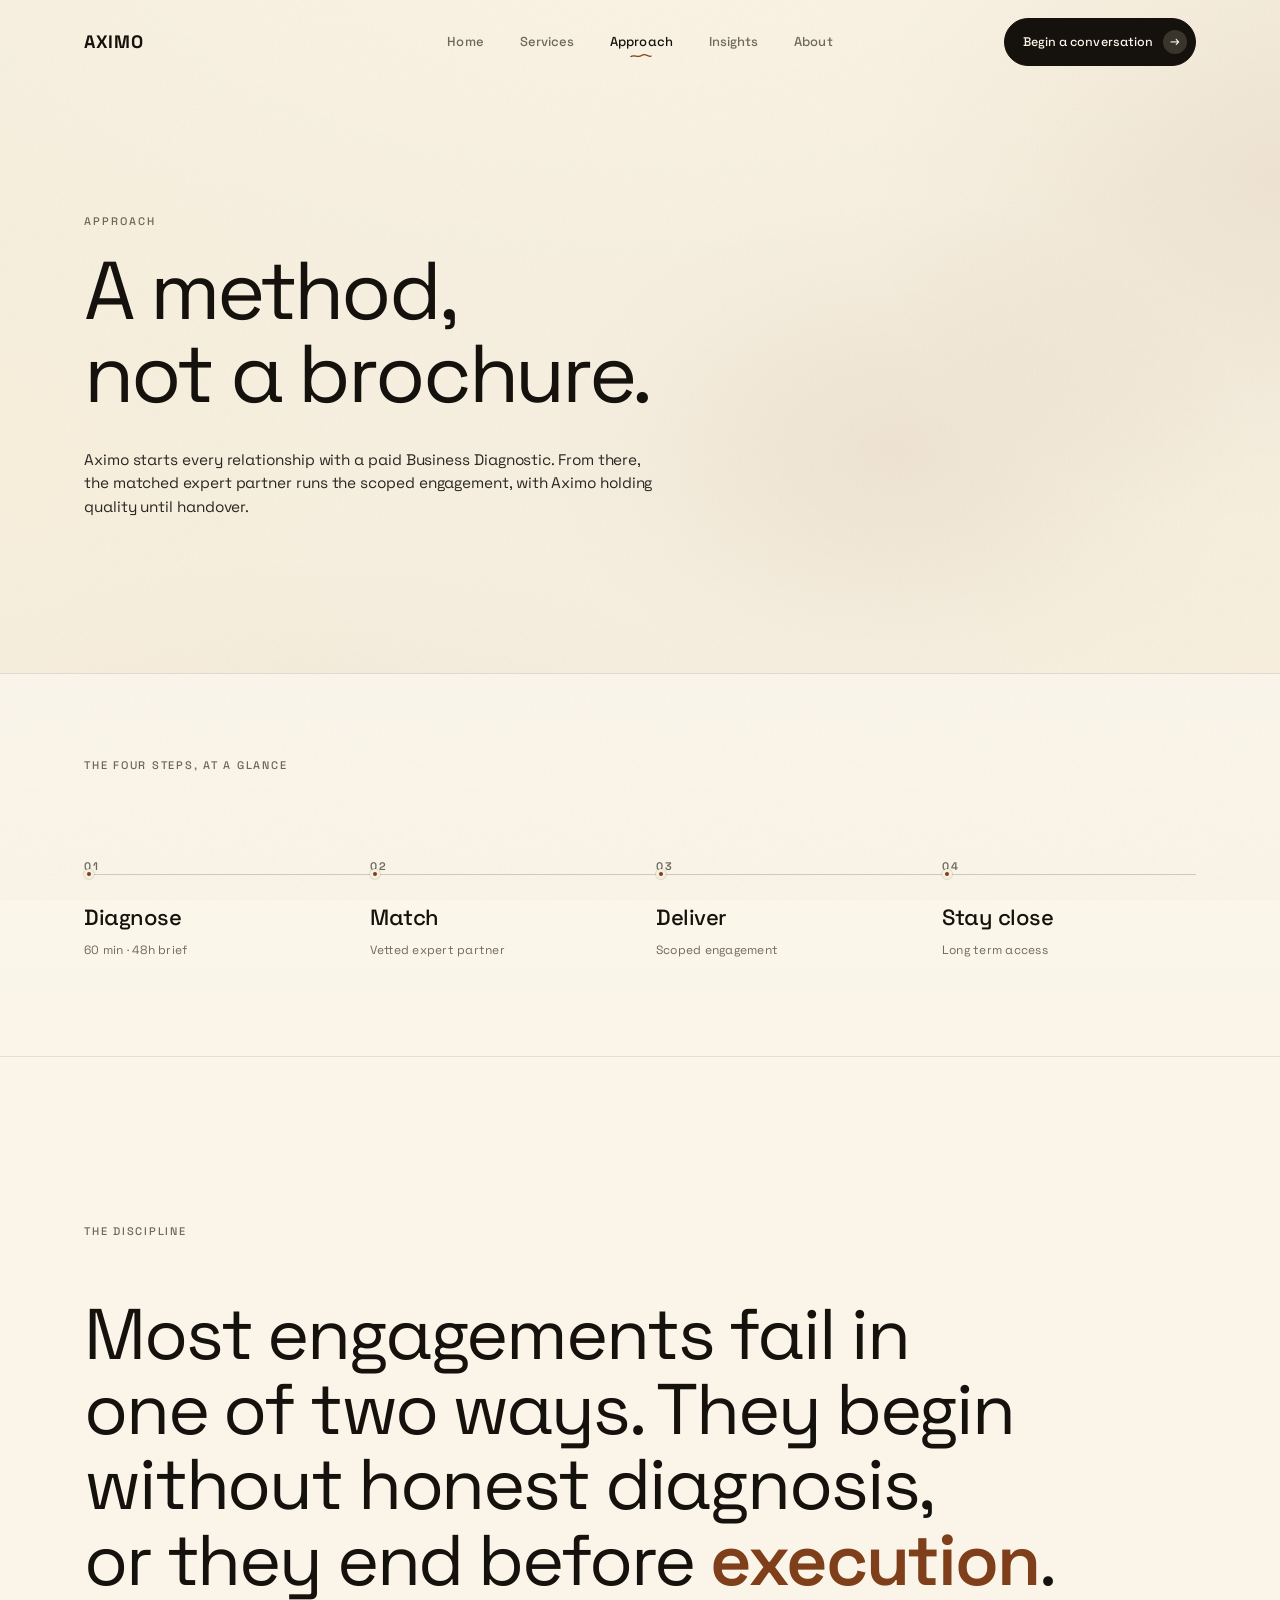
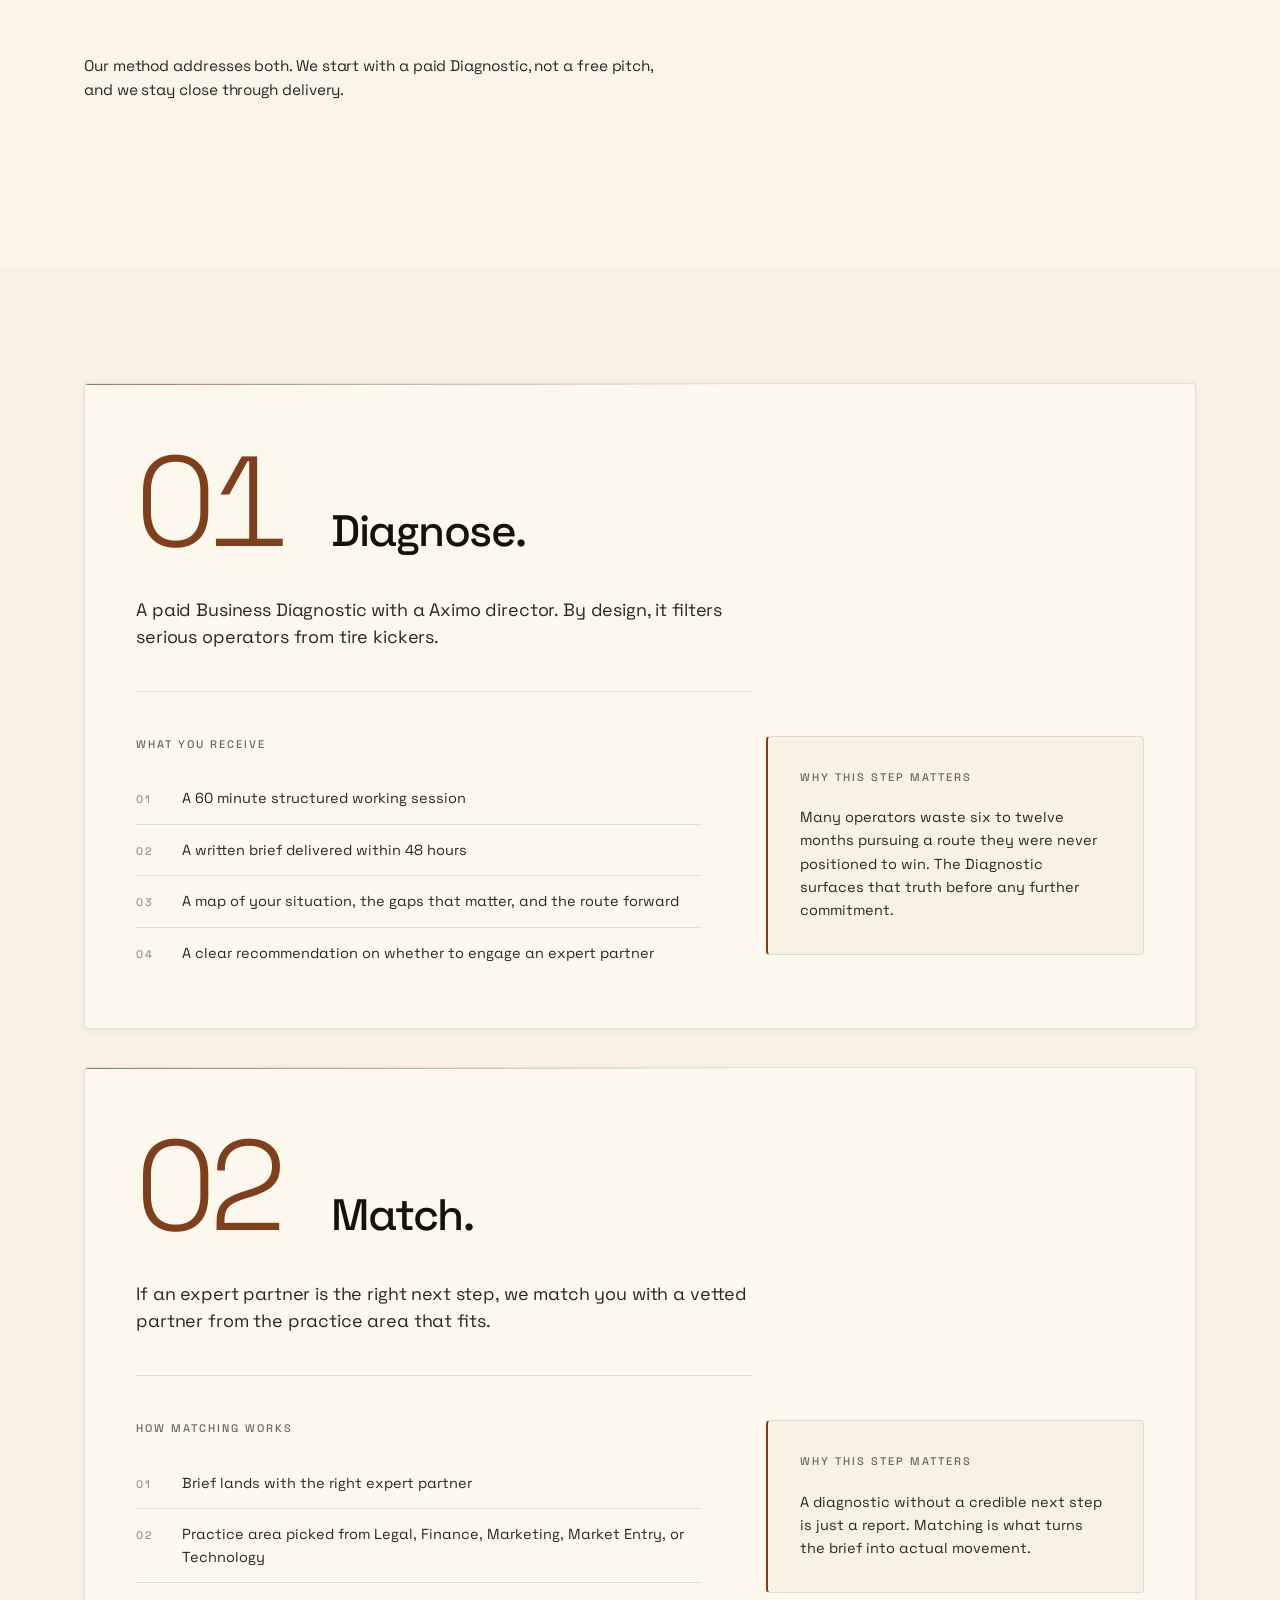
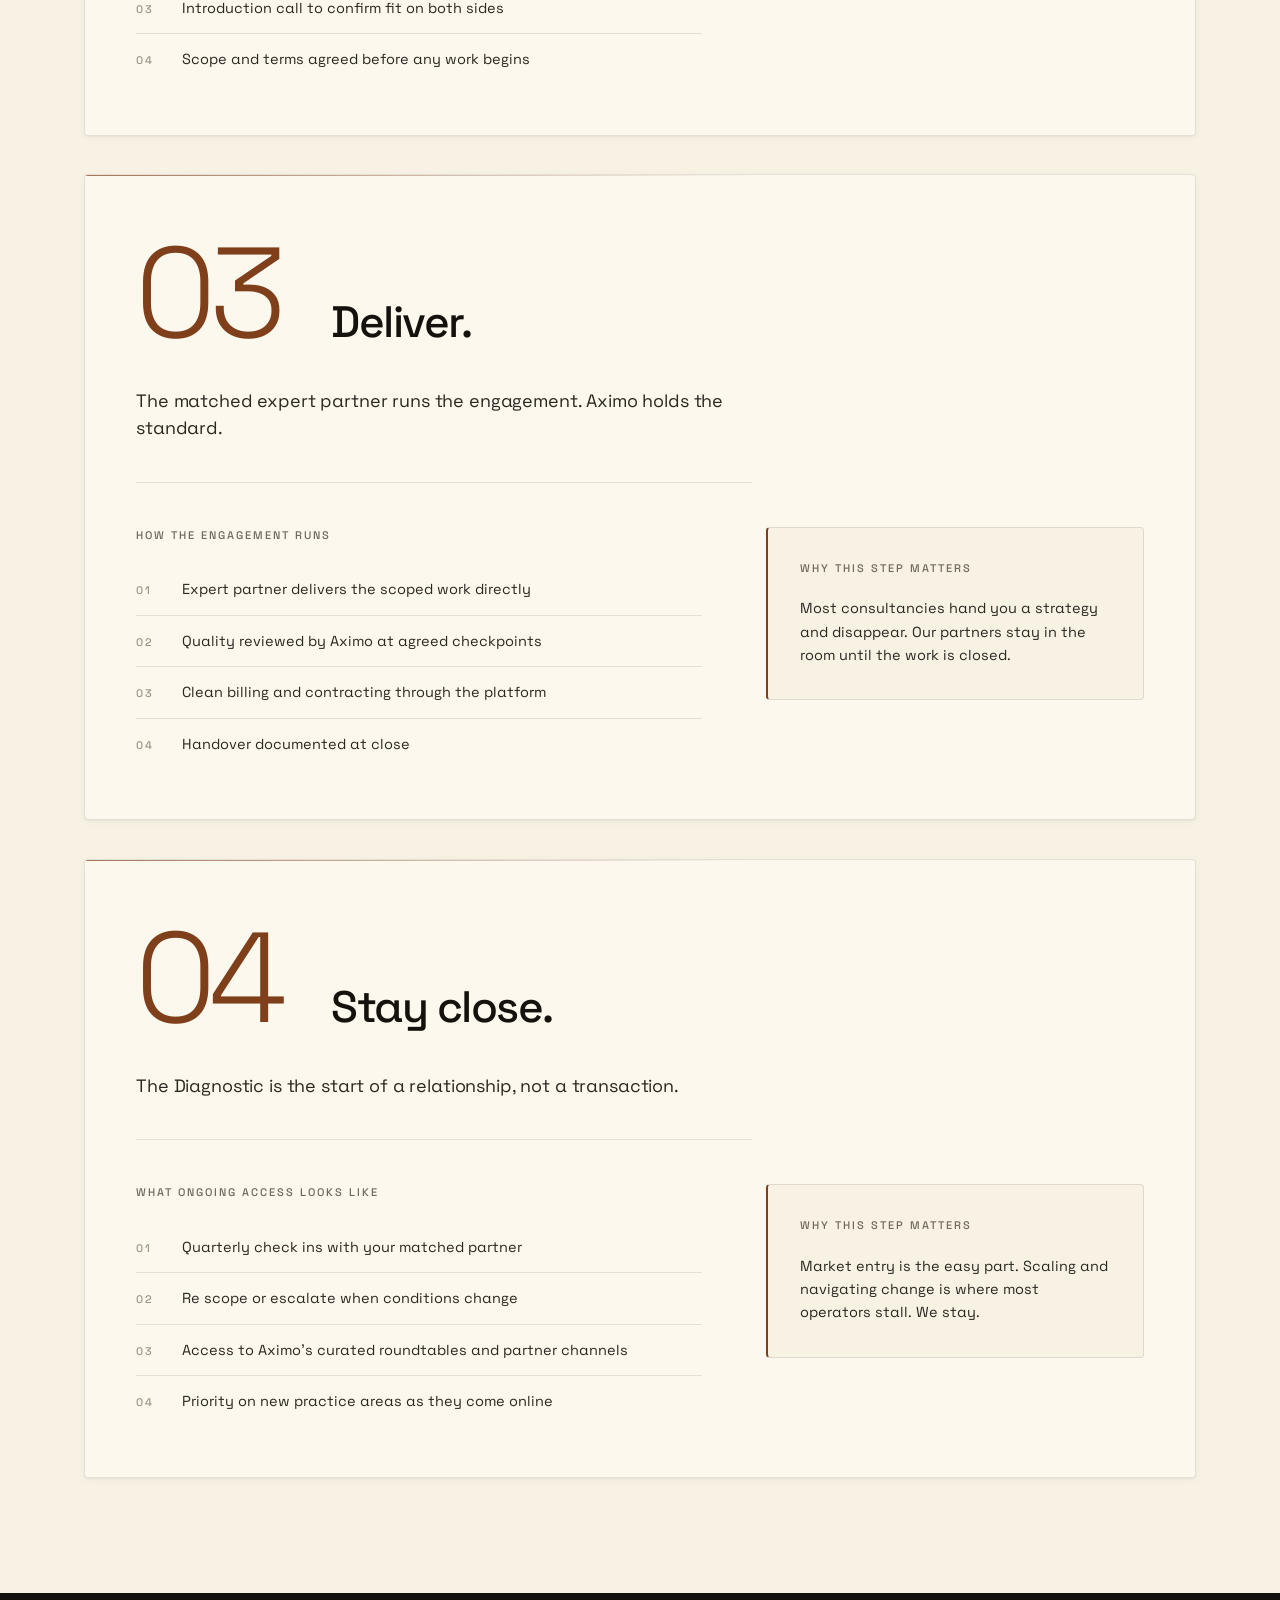
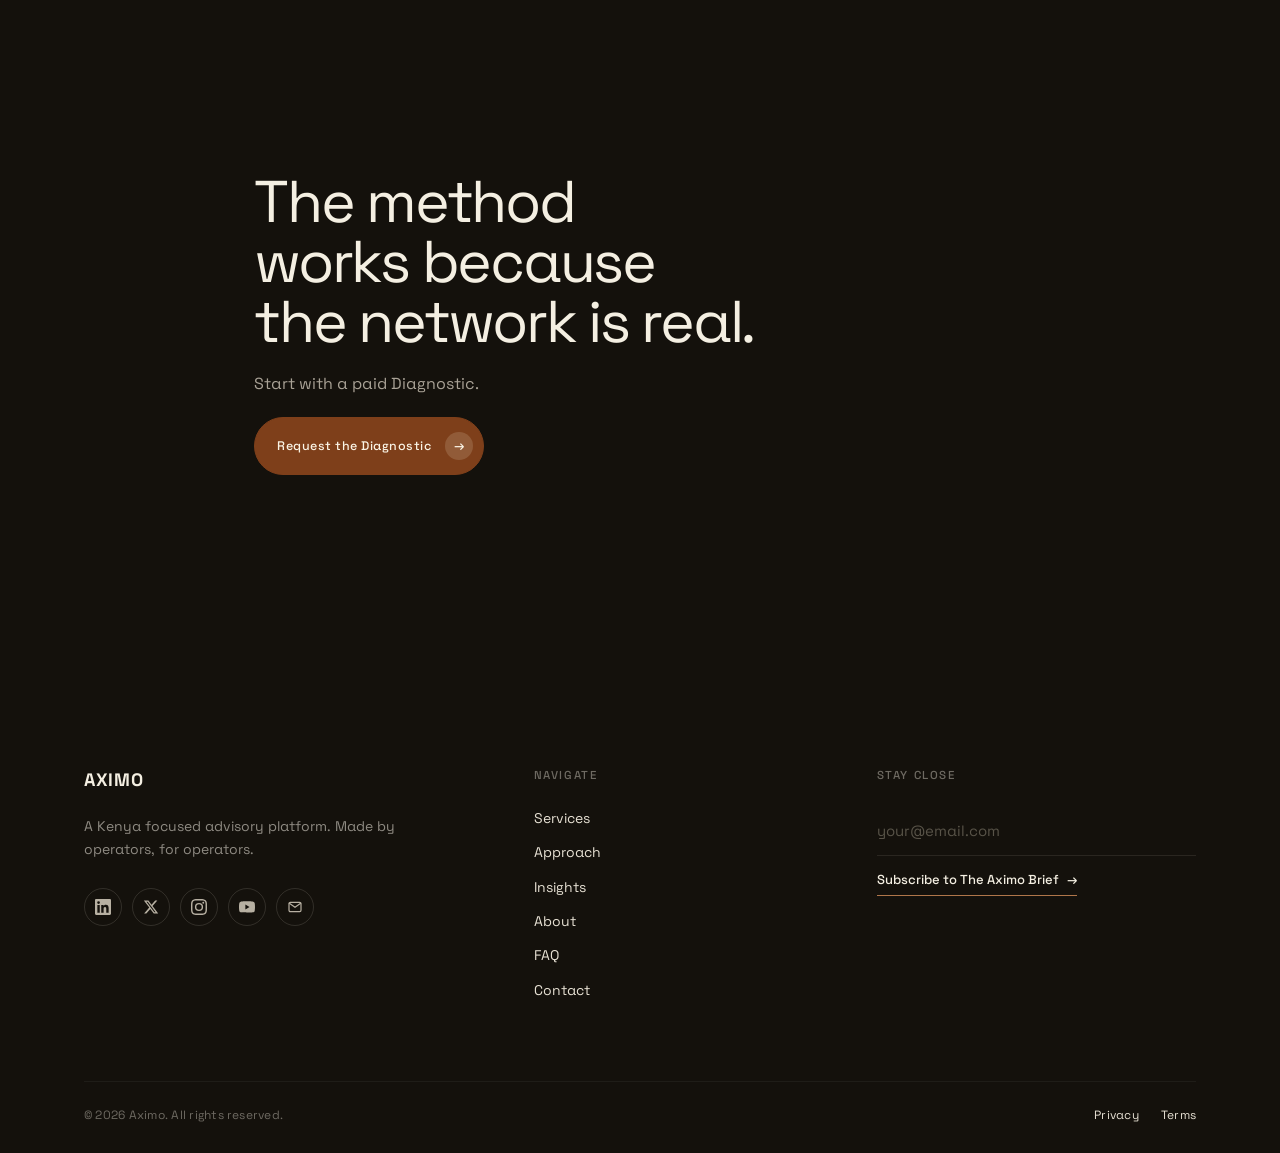
<file: approach.html>
<!doctype html>
<html lang="en">
<head>
  <meta charset="utf-8" />
  <meta name="viewport" content="width=device-width, initial-scale=1, viewport-fit=cover" />
  <title>How Aximo works.</title>
  <meta name="description" content="A paid Business Diagnostic, then a matched engagement with a vetted expert partner. Aximo holds quality from first call to handover." />
  <link rel="stylesheet" href="styles.css" />
</head>
<body>
  <div data-header></div>

  <main>

    <!-- HERO -->
    <section class="page-hero">
      <div class="container">
        <p class="hero__eyebrow">Approach</p>
        <h1 class="display" style="max-width: 14ch; margin-top: 18px;">
          A method,<br/>not a brochure.
        </h1>
        <p class="lede" style="margin-top: 32px; max-width: 58ch;">
          Aximo starts every relationship with a paid Business Diagnostic. From there, the matched expert partner runs the scoped engagement, with Aximo holding quality until handover.
        </p>
      </div>
    </section>

    <!-- OVERVIEW TIMELINE -->
    <section class="ap-overview tone-paper">
      <div class="container">
        <p class="eyebrow ap-overview__label">The four steps, at a glance</p>
        <div class="ap-timeline" role="list">
          <div class="ap-timeline__line" aria-hidden="true"></div>
          <a href="#step-1" class="ap-tnode" role="listitem">
            <span class="ap-tnode__num">01</span>
            <span class="ap-tnode__dot" aria-hidden="true"></span>
            <span class="ap-tnode__title">Diagnose</span>
            <span class="ap-tnode__time">60 min · 48h brief</span>
          </a>
          <a href="#step-2" class="ap-tnode" role="listitem">
            <span class="ap-tnode__num">02</span>
            <span class="ap-tnode__dot" aria-hidden="true"></span>
            <span class="ap-tnode__title">Match</span>
            <span class="ap-tnode__time">Vetted expert partner</span>
          </a>
          <a href="#step-3" class="ap-tnode" role="listitem">
            <span class="ap-tnode__num">03</span>
            <span class="ap-tnode__dot" aria-hidden="true"></span>
            <span class="ap-tnode__title">Deliver</span>
            <span class="ap-tnode__time">Scoped engagement</span>
          </a>
          <a href="#step-4" class="ap-tnode" role="listitem">
            <span class="ap-tnode__num">04</span>
            <span class="ap-tnode__dot" aria-hidden="true"></span>
            <span class="ap-tnode__title">Stay close</span>
            <span class="ap-tnode__time">Long term access</span>
          </a>
        </div>
      </div>
    </section>

    <!-- THE DISCIPLINE -->
    <section class="section tone-vellum">
      <div class="container ap-quote-wrap">
        <p class="eyebrow">The discipline</p>
        <p class="pullquote">
          Most engagements fail in one of two ways. They begin without honest diagnosis,<br/>
          or they end before <strong>execution</strong>.
        </p>
        <p class="ap-quote__cite">
          Our method addresses both. We start with a paid Diagnostic, not a free pitch, and we stay close through delivery.
        </p>
      </div>
    </section>

    <!-- STEPS -->
    <section class="ap-stages tone-cream">
      <div class="container">
        <div class="ap-stage-list">

          <article id="step-1" class="ap-card" data-bignum="01">
            <header class="ap-card__head">
              <span class="ap-card__num">01</span>
              <h2 class="ap-card__title">Diagnose.</h2>
            </header>
            <p class="ap-card__obj">
              A paid Business Diagnostic with a Aximo director. By design, it filters serious operators from tire kickers.
            </p>
            <div class="ap-card__body">
              <div class="ap-card__col">
                <p class="ap-card__label">What you receive</p>
                <ol class="ap-card__list">
                  <li><span>01</span><span>A 60 minute structured working session</span></li>
                  <li><span>02</span><span>A written brief delivered within 48 hours</span></li>
                  <li><span>03</span><span>A map of your situation, the gaps that matter, and the route forward</span></li>
                  <li><span>04</span><span>A clear recommendation on whether to engage an expert partner</span></li>
                </ol>
              </div>
              <aside class="ap-card__why">
                <p class="ap-card__label">Why this step matters</p>
                <p class="ap-card__why-text">Many operators waste six to twelve months pursuing a route they were never positioned to win. The Diagnostic surfaces that truth before any further commitment.</p>
              </aside>
            </div>
          </article>

          <article id="step-2" class="ap-card" data-bignum="02">
            <header class="ap-card__head">
              <span class="ap-card__num">02</span>
              <h2 class="ap-card__title">Match.</h2>
            </header>
            <p class="ap-card__obj">
              If an expert partner is the right next step, we match you with a vetted partner from the practice area that fits.
            </p>
            <div class="ap-card__body">
              <div class="ap-card__col">
                <p class="ap-card__label">How matching works</p>
                <ol class="ap-card__list">
                  <li><span>01</span><span>Brief lands with the right expert partner</span></li>
                  <li><span>02</span><span>Practice area picked from Legal, Finance, Marketing, Market Entry, or Technology</span></li>
                  <li><span>03</span><span>Introduction call to confirm fit on both sides</span></li>
                  <li><span>04</span><span>Scope and terms agreed before any work begins</span></li>
                </ol>
              </div>
              <aside class="ap-card__why">
                <p class="ap-card__label">Why this step matters</p>
                <p class="ap-card__why-text">A diagnostic without a credible next step is just a report. Matching is what turns the brief into actual movement.</p>
              </aside>
            </div>
          </article>

          <article id="step-3" class="ap-card" data-bignum="03">
            <header class="ap-card__head">
              <span class="ap-card__num">03</span>
              <h2 class="ap-card__title">Deliver.</h2>
            </header>
            <p class="ap-card__obj">
              The matched expert partner runs the engagement. Aximo holds the standard.
            </p>
            <div class="ap-card__body">
              <div class="ap-card__col">
                <p class="ap-card__label">How the engagement runs</p>
                <ol class="ap-card__list">
                  <li><span>01</span><span>Expert partner delivers the scoped work directly</span></li>
                  <li><span>02</span><span>Quality reviewed by Aximo at agreed checkpoints</span></li>
                  <li><span>03</span><span>Clean billing and contracting through the platform</span></li>
                  <li><span>04</span><span>Handover documented at close</span></li>
                </ol>
              </div>
              <aside class="ap-card__why">
                <p class="ap-card__label">Why this step matters</p>
                <p class="ap-card__why-text">Most consultancies hand you a strategy and disappear. Our partners stay in the room until the work is closed.</p>
              </aside>
            </div>
          </article>

          <article id="step-4" class="ap-card" data-bignum="04">
            <header class="ap-card__head">
              <span class="ap-card__num">04</span>
              <h2 class="ap-card__title">Stay close.</h2>
            </header>
            <p class="ap-card__obj">
              The Diagnostic is the start of a relationship, not a transaction.
            </p>
            <div class="ap-card__body">
              <div class="ap-card__col">
                <p class="ap-card__label">What ongoing access looks like</p>
                <ol class="ap-card__list">
                  <li><span>01</span><span>Quarterly check ins with your matched partner</span></li>
                  <li><span>02</span><span>Re scope or escalate when conditions change</span></li>
                  <li><span>03</span><span>Access to Aximo's curated roundtables and partner channels</span></li>
                  <li><span>04</span><span>Priority on new practice areas as they come online</span></li>
                </ol>
              </div>
              <aside class="ap-card__why">
                <p class="ap-card__label">Why this step matters</p>
                <p class="ap-card__why-text">Market entry is the easy part. Scaling and navigating change is where most operators stall. We stay.</p>
              </aside>
            </div>
          </article>

        </div>
      </div>
    </section>

    <!-- CTA -->
    <section class="cta-band">
      <div class="container cta-band__inner">
        <h2 class="display" style="max-width:18ch; color:#F4EFE2; font-size:clamp(28px, 4.6vw, 60px); font-weight:400;">
          The method works because<br/>the network is real.
        </h2>
        <p style="color:#A9A296; max-width:50ch; font-size:16px; line-height:1.55; margin:0;">Start with a paid Diagnostic.</p>
        <div>
          <a href="contact.html" class="btn btn--gold">
            Request the Diagnostic
            <span class="arrow" aria-hidden="true">→</span>
          </a>
        </div>
      </div>
    </section>

  </main>

  <div data-footer></div>
  <script src="partials.js"></script>

  <style>
    .hero__eyebrow {
      font-size: 11px;
      font-weight: 500;
      letter-spacing: 0.18em;
      text-transform: uppercase;
      color: var(--muted);
      margin: 0;
    }

    /* Overview timeline */
    .ap-overview {
      padding: clamp(40px, 6vw, 72px) 0 clamp(64px, 8vw, 96px);
      border-top: 1px solid var(--line);
      border-bottom: 1px solid var(--line);
    }
    .ap-overview__label { display: block; margin-bottom: clamp(28px, 4vw, 44px); }

    .ap-timeline {
      position: relative;
      display: grid;
      grid-template-columns: repeat(4, 1fr);
      column-gap: clamp(16px, 2.5vw, 36px);
      padding-top: 40px;
    }
    .ap-timeline__line {
      position: absolute;
      top: 56px;
      left: 0;
      right: 0;
      height: 1px;
      background: rgba(14, 13, 11, 0.18);
    }
    .ap-tnode {
      position: relative;
      display: flex;
      flex-direction: column;
      gap: 6px;
      padding-top: 32px;
      transition: transform var(--t-fast);
    }
    .ap-tnode:hover { transform: translateY(-1px); }
    .ap-tnode__num {
      position: absolute;
      top: 0;
      left: 0;
      font-size: 11px;
      letter-spacing: 0.18em;
      color: var(--muted);
      font-weight: 600;
    }
    .ap-tnode__dot {
      position: absolute;
      top: 11px;
      left: 0;
      width: 10px;
      height: 10px;
      background: var(--accent);
      border-radius: 50%;
      border: 3px solid var(--bg);
      box-shadow: 0 0 0 1px var(--line);
      transition: background var(--t-fast), box-shadow var(--t-fast);
    }
    .ap-tnode:hover .ap-tnode__dot { background: var(--ember); box-shadow: 0 0 0 4px rgba(132,63,26,0.12); }
    .ap-tnode__title {
      font-size: clamp(18px, 1.9vw, 22px);
      font-weight: 500;
      letter-spacing: -0.022em;
      line-height: 1.2;
      color: var(--ink);
      margin: 14px 0 4px;
    }
    .ap-tnode__time {
      font-size: 12px;
      color: var(--muted);
      letter-spacing: 0.02em;
    }
    @media (max-width: 880px) {
      .ap-timeline { grid-template-columns: 1fr; padding-top: 0; }
      .ap-timeline__line { top: 0; bottom: 0; left: 4px; right: auto; width: 1px; height: auto; }
      .ap-tnode { padding: 20px 0 20px 32px; }
      .ap-tnode__num { top: 20px; left: 32px; }
      .ap-tnode__dot { top: 32px; left: 0; }
      .ap-tnode__title { margin-top: 6px; }
    }

    /* Quote */
    .ap-quote-wrap { display: grid; gap: clamp(28px, 5vw, 56px); }
    .ap-quote-wrap .eyebrow { margin: 0; }
    .ap-quote__cite {
      font-size: clamp(15px, 1.2vw, 17px);
      line-height: 1.55;
      color: var(--ink-soft);
      margin: 0;
      max-width: 58ch;
      letter-spacing: -0.005em;
    }

    /* Step cards */
    .ap-stages { padding: clamp(64px, 9vw, 120px) 0; }
    .ap-stage-list { display: grid; gap: clamp(24px, 3vw, 40px); }
    .ap-card {
      background: var(--paper);
      border: 1px solid var(--line);
      border-radius: 4px;
      padding: clamp(40px, 5vw, 80px) clamp(28px, 4vw, 64px);
      transition: background var(--t-fast), box-shadow var(--t-fast), border-color var(--t-fast), transform var(--t-fast);
      box-shadow: var(--shadow-sm);
      position: relative;
      overflow: hidden;
    }
    .ap-card::before {
      content: "";
      position: absolute;
      top: 0;
      left: 0;
      right: 0;
      height: 1px;
      background: linear-gradient(90deg, var(--accent), transparent 60%);
      opacity: 0.7;
      transition: opacity var(--t-fast);
    }
    .ap-card::after { display: none; }
    .ap-card:hover {
      background: var(--bg-elev);
      box-shadow: var(--shadow-md);
      border-color: rgba(14,13,11,0.16);
      transform: translateY(-2px);
    }
    .ap-card:target {
      box-shadow: var(--shadow-lg);
      border-color: rgba(132, 63, 26, 0.4);
    }

    .ap-card__head {
      display: flex;
      align-items: baseline;
      gap: clamp(24px, 4vw, 56px);
      margin-bottom: clamp(28px, 4vw, 40px);
      position: relative;
      z-index: 1;
      flex-wrap: wrap;
    }
    .ap-card__num {
      font-size: clamp(72px, 10vw, 144px);
      font-weight: 200;
      letter-spacing: -0.055em;
      line-height: 0.85;
      color: var(--accent);
      flex-shrink: 0;
      font-variant-numeric: tabular-nums;
    }
    .ap-card__time {
      display: inline-flex;
      align-items: center;
      gap: 8px;
      font-size: 10.5px;
      letter-spacing: 0.2em;
      text-transform: uppercase;
      color: var(--accent);
      font-weight: 500;
      margin: 0 0 14px;
      padding: 5px 12px;
      border: 1px solid rgba(126, 63, 26, 0.25);
      border-radius: 999px;
      background: rgba(126, 63, 26, 0.04);
      white-space: nowrap;
    }
    @media (max-width: 720px) {
      .ap-card__time { white-space: normal; padding: 6px 12px; line-height: 1.4; }
    }
    .ap-card__title {
      font-size: clamp(28px, 4vw, 44px);
      font-weight: 500;
      letter-spacing: -0.034em;
      line-height: 1.05;
      margin: 0;
      color: var(--ink);
      text-wrap: balance;
    }

    .ap-card__obj {
      font-size: clamp(16px, 1.4vw, 19px);
      line-height: 1.5;
      color: var(--ink-soft);
      margin: 0 0 clamp(32px, 4vw, 44px);
      max-width: 56ch;
      letter-spacing: -0.008em;
      padding-bottom: clamp(28px, 4vw, 40px);
      border-bottom: 1px solid var(--line);
    }

    .ap-card__body {
      display: grid;
      grid-template-columns: 1.5fr 1fr;
      gap: clamp(32px, 5vw, 72px);
      align-items: start;
    }
    @media (max-width: 820px) {
      .ap-card__body { grid-template-columns: 1fr; gap: 32px; }
    }

    .ap-card__label {
      font-size: 11px;
      letter-spacing: 0.18em;
      text-transform: uppercase;
      color: var(--muted);
      font-weight: 500;
      margin: 0 0 20px;
    }

    .ap-card__list {
      list-style: none;
      padding: 0;
      margin: 0;
    }
    .ap-card__list li {
      display: grid;
      grid-template-columns: 32px 1fr;
      gap: 14px;
      padding: 14px 0;
      border-bottom: 1px solid var(--line);
      align-items: baseline;
    }
    .ap-card__list li:last-child { border-bottom: 0; padding-bottom: 0; }
    .ap-card__list li > span:first-child {
      font-size: 11px;
      letter-spacing: 0.16em;
      color: var(--muted-2);
      font-weight: 500;
    }
    .ap-card__list li > span:last-child {
      font-size: 14.5px;
      line-height: 1.55;
      color: var(--ink-soft);
    }

    .ap-card__why {
      background: var(--bg);
      padding: clamp(24px, 3vw, 32px);
      border-radius: 4px;
      border: 1px solid var(--line);
      border-left: 2px solid var(--accent);
      position: relative;
      z-index: 1;
    }
    .ap-card__why-text {
      font-size: 14.5px;
      line-height: 1.6;
      color: var(--ink-soft);
      margin: 0;
    }
  </style>
</body>
</html>
</file>
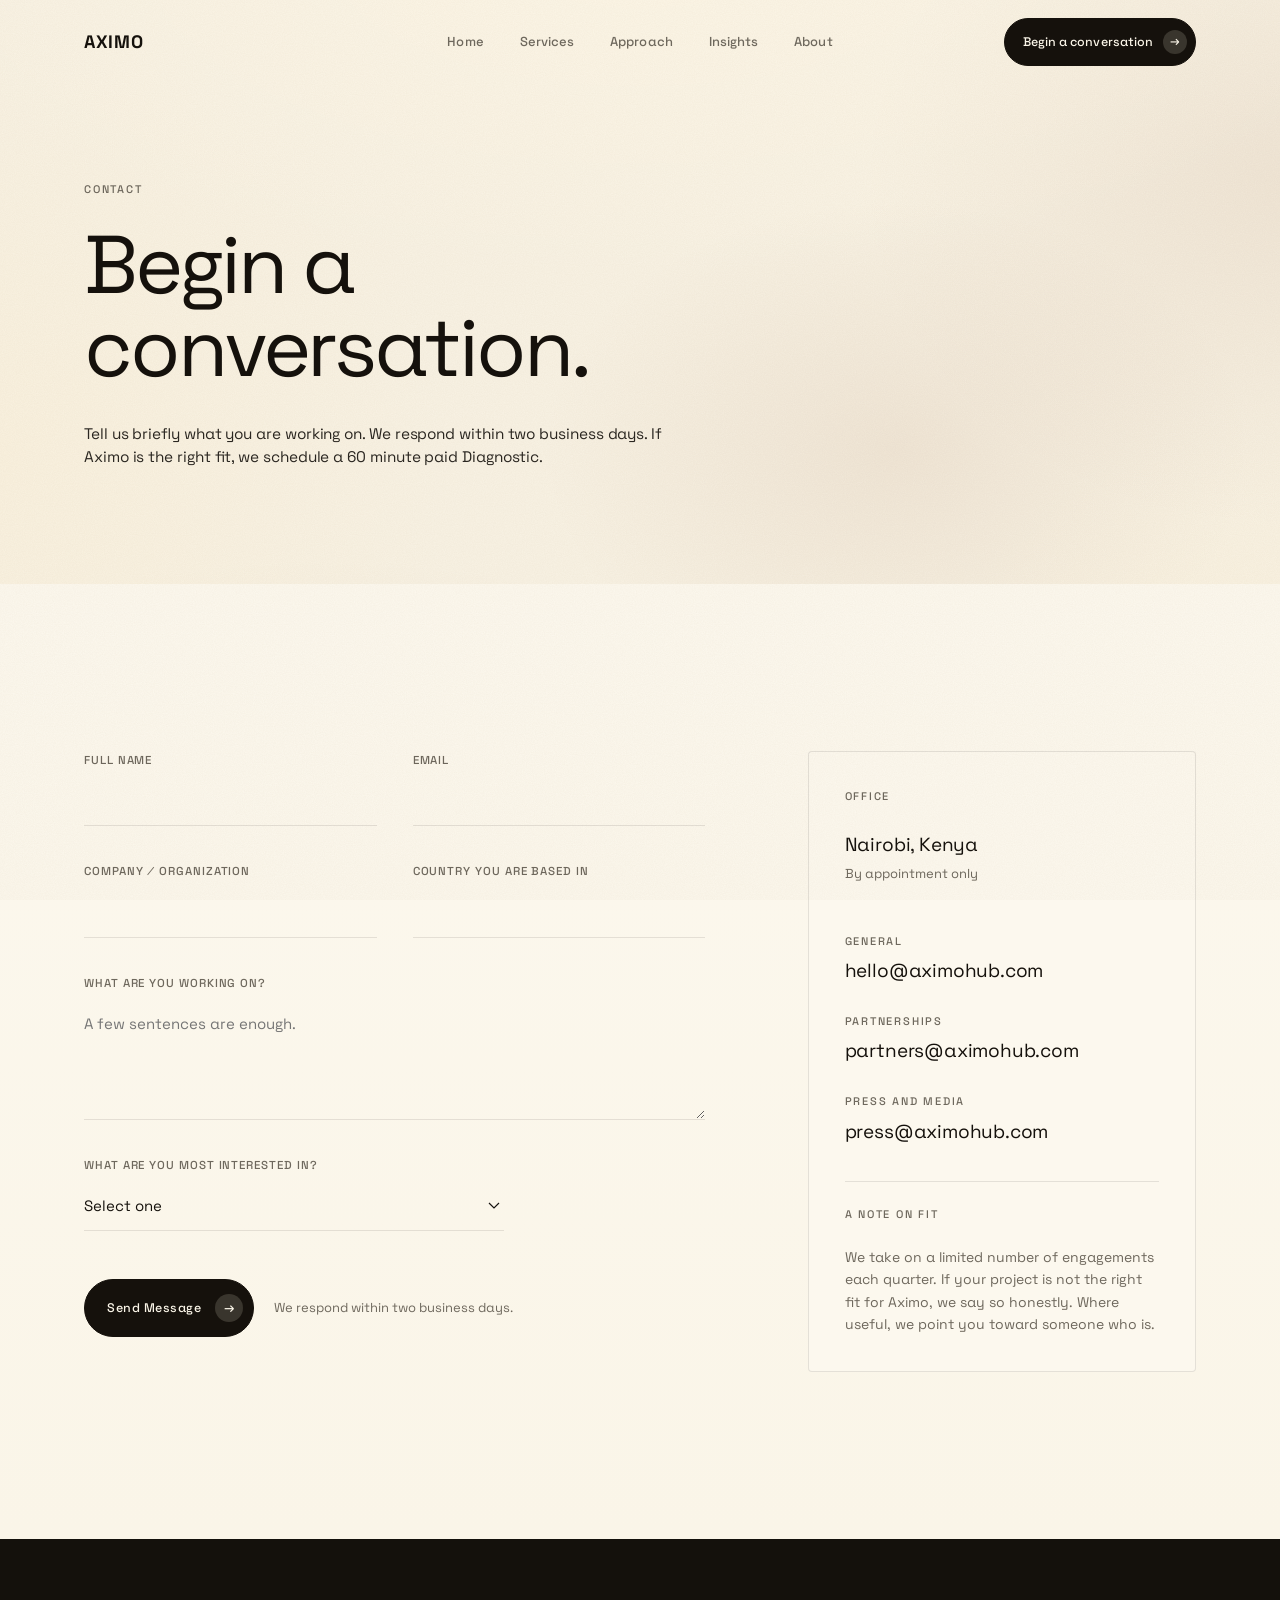
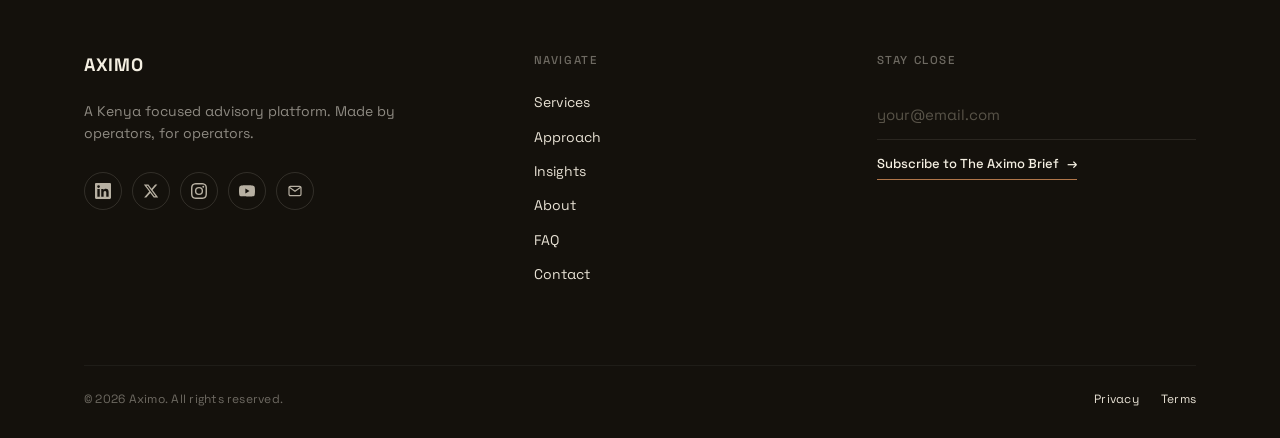
<file: contact.html>
<!doctype html>
<html lang="en">
<head>
  <meta charset="utf-8" />
  <meta name="viewport" content="width=device-width, initial-scale=1, viewport-fit=cover" />
  <title>Contact Aximo.</title>
  <meta name="description" content="Tell us briefly what you are working on. We will respond within two business days." />
  <link rel="stylesheet" href="styles.css" />
</head>
<body>
  <div data-header></div>

  <main>

    <!-- Hero -->
    <section class="page-hero">
      <div class="container">
        <p class="eyebrow">Contact</p>
        <h1 class="display" style="max-width:14ch; margin-top: 18px;">
          Begin a<br/>
          conversation.
        </h1>
        <p class="lede" style="margin-top: 32px; max-width:60ch;">
          Tell us briefly what you are working on. We respond within two business days. If Aximo is the right fit, we schedule a 60 minute paid Diagnostic.
        </p>
      </div>
    </section>

    <!-- Form + contact details -->
    <section class="section tone-paper">
      <div class="container">
        <div class="contact-grid">

          <form class="contact-form" onsubmit="event.preventDefault(); this.classList.add('is-sent');">
            <div class="row">
              <div class="field">
                <label for="name">Full name</label>
                <input id="name" type="text" required />
              </div>
              <div class="field">
                <label for="email">Email</label>
                <input id="email" type="email" required />
              </div>
            </div>

            <div class="row">
              <div class="field">
                <label for="company">Company ⁄ Organization</label>
                <input id="company" type="text" required />
              </div>
              <div class="field">
                <label for="country">Country you are based in</label>
                <input id="country" type="text" required />
              </div>
            </div>

            <div class="field">
              <label for="brief">What are you working on?</label>
              <textarea id="brief" required placeholder="A few sentences are enough."></textarea>
            </div>

            <div class="field" style="max-width:420px;">
              <label for="interest">What are you most interested in?</label>
              <select id="interest">
                <option value="" disabled selected>Select one</option>
                <option>The Business Diagnostic</option>
                <option>Expert partner enquiry</option>
                <option>Technology build enquiry</option>
                <option>Partnership or chamber referral</option>
                <option>Press or media</option>
                <option>Other</option>
              </select>
            </div>

            <div class="form-foot">
              <button type="submit" class="btn btn--primary">
                Send Message
                <span class="arrow" aria-hidden="true">→</span>
              </button>
              <p class="form-foot__note">We respond within two business days.</p>
              <p class="form-foot__success">Thank you. Your message is on its way to our team.</p>
            </div>
          </form>

          <aside class="contact-side">
            <div class="contact-block">
              <span class="eyebrow">Office</span>
              <p class="contact-line">Nairobi, Kenya<br/><span class="muted">By appointment only</span></p>
            </div>

            <div class="contact-block">
              <span class="eyebrow">General</span>
              <a class="contact-line link-line" href="mailto:hello@aximohub.com">hello@aximohub.com</a>
            </div>

            <div class="contact-block">
              <span class="eyebrow">Partnerships</span>
              <a class="contact-line link-line" href="mailto:partners@aximohub.com">partners@aximohub.com</a>
            </div>

            <div class="contact-block">
              <span class="eyebrow">Press and media</span>
              <a class="contact-line link-line" href="mailto:press@aximohub.com">press@aximohub.com</a>
            </div>

            <div class="contact-block contact-note">
              <span class="eyebrow">A note on fit</span>
              <p class="muted" style="font-size:14px; line-height:1.6; margin:14px 0 0;">
                We take on a limited number of engagements each quarter. If your project is not the right fit for Aximo, we say so honestly. Where useful, we point you toward someone who is.
              </p>
            </div>
          </aside>

        </div>
      </div>
    </section>

  </main>

  <div data-footer></div>
  <script src="partials.js"></script>

  <style>
    .page-hero {
      padding-top: clamp(56px, 8vw, 96px);
      padding-bottom: clamp(72px, 9vw, 120px);
    }

    .contact-grid {
      display: grid;
      grid-template-columns: 1.6fr 1fr;
      gap: clamp(48px, 8vw, 120px);
      align-items: start;
    }
    @media (max-width: 880px) {
      .contact-grid { grid-template-columns: 1fr; gap: 56px; }
    }

    .contact-form { display: grid; gap: 36px; }
    .row {
      display: grid;
      grid-template-columns: 1fr 1fr;
      gap: 36px;
    }
    @media (max-width: 640px) {
      .row { grid-template-columns: 1fr; }
    }

    .field select {
      appearance: none;
      -webkit-appearance: none;
      background-image: url("data:image/svg+xml;utf8,<svg xmlns='http://www.w3.org/2000/svg' width='12' height='8' viewBox='0 0 12 8'><path d='M1 1l5 5 5-5' stroke='%23161310' stroke-width='1.2' fill='none'/></svg>");
      background-repeat: no-repeat;
      background-position: right 4px center;
      padding-right: 28px;
    }

    .form-foot {
      display: flex;
      align-items: center;
      gap: 20px;
      flex-wrap: wrap;
      padding-top: 12px;
    }
    .form-foot__note { margin: 0; font-size: 13px; color: var(--muted); }
    .form-foot__success {
      margin: 0;
      font-size: 13px;
      color: var(--accent);
      display: none;
    }
    .contact-form.is-sent .form-foot__success { display: block; }
    .contact-form.is-sent .form-foot__note,
    .contact-form.is-sent button { display: none; }

    .contact-side {
      display: grid;
      gap: 28px;
      padding: 36px;
      background: var(--paper);
      border: 1px solid var(--line);
      border-radius: 4px;
    }
    .contact-block { display: grid; gap: 8px; }
    .contact-block .eyebrow { display: inline-flex; align-items: center; }
    .contact-line {
      font-family: var(--serif);
      font-size: 19px;
      letter-spacing: -0.01em;
      color: var(--ink);
      line-height: 1.4;
    }
    .contact-line .muted {
      font-family: var(--sans);
      font-size: 13px;
      letter-spacing: 0;
    }
    .link-line { transition: color var(--t-fast); }
    .link-line:hover { color: var(--accent); }
    .contact-note {
      margin-top: 8px;
      padding-top: 24px;
      border-top: 1px solid var(--line);
    }
  </style>
</body>
</html>
</file>
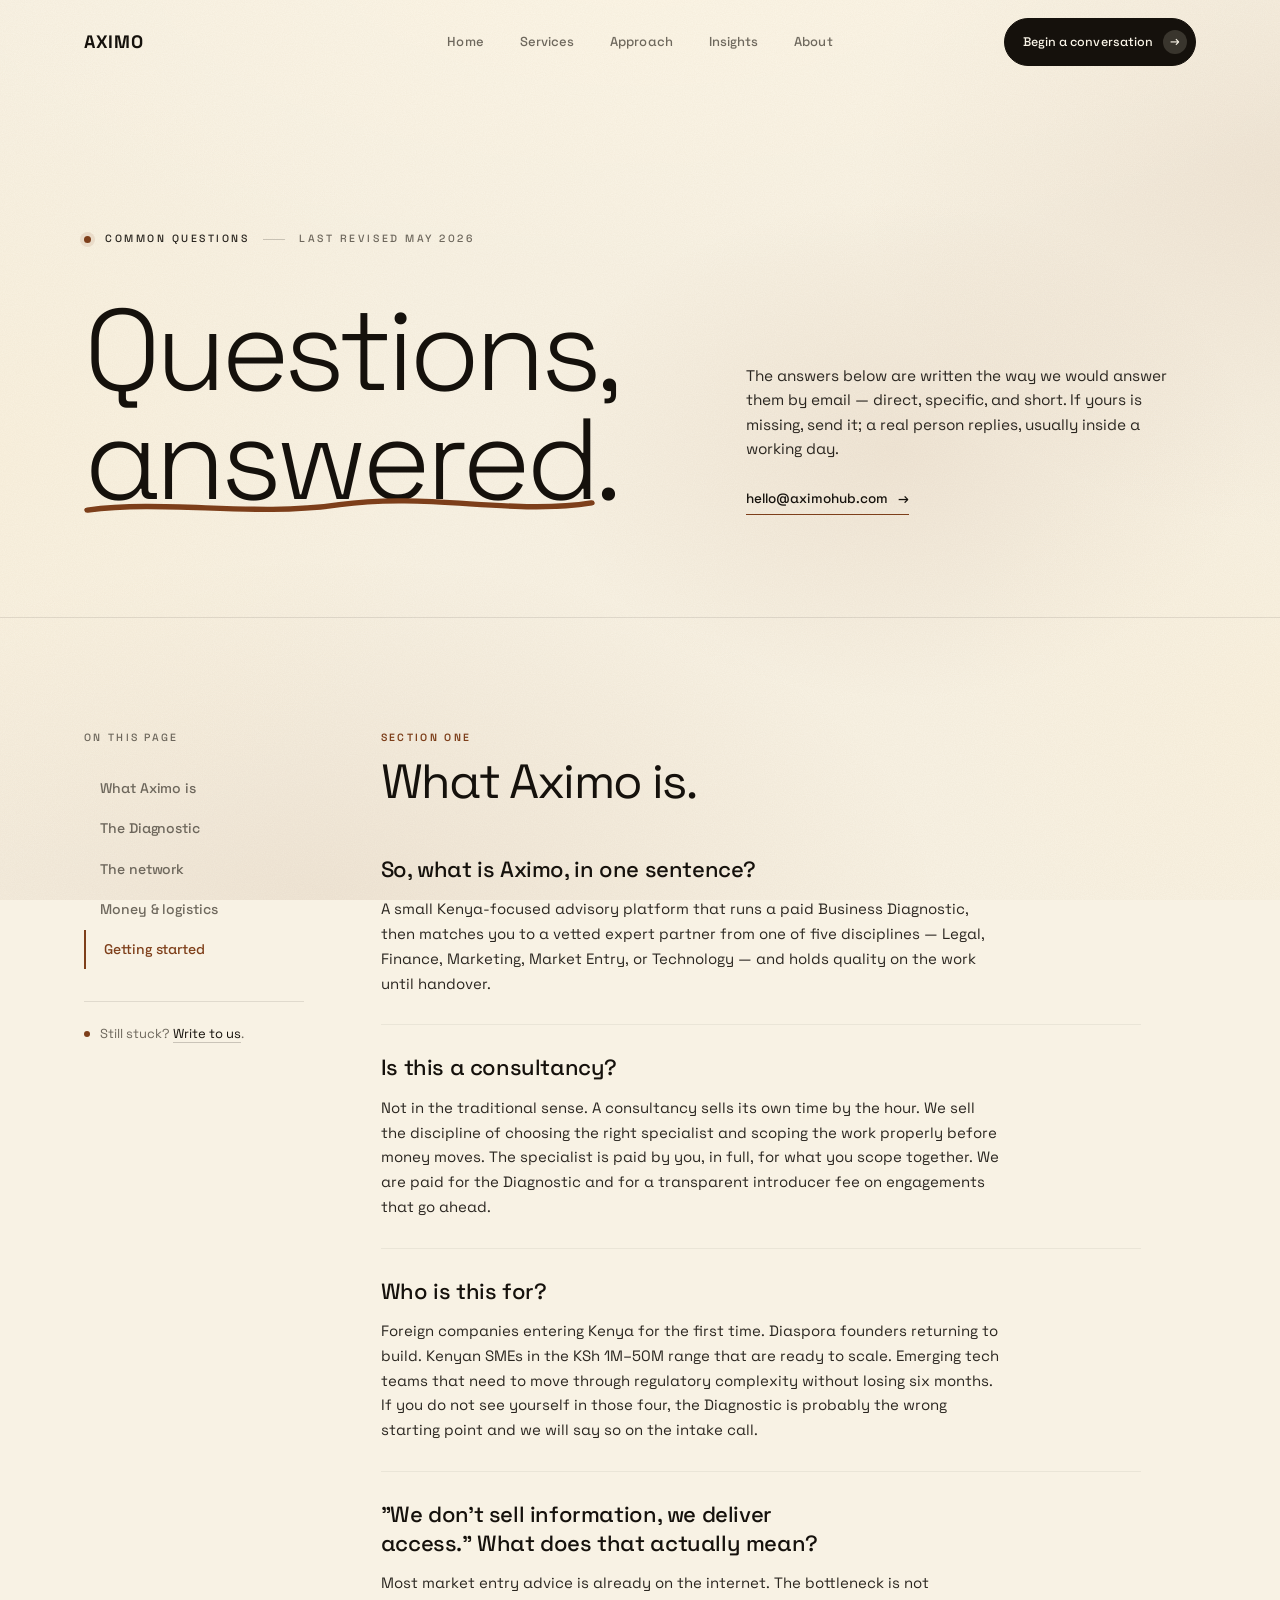
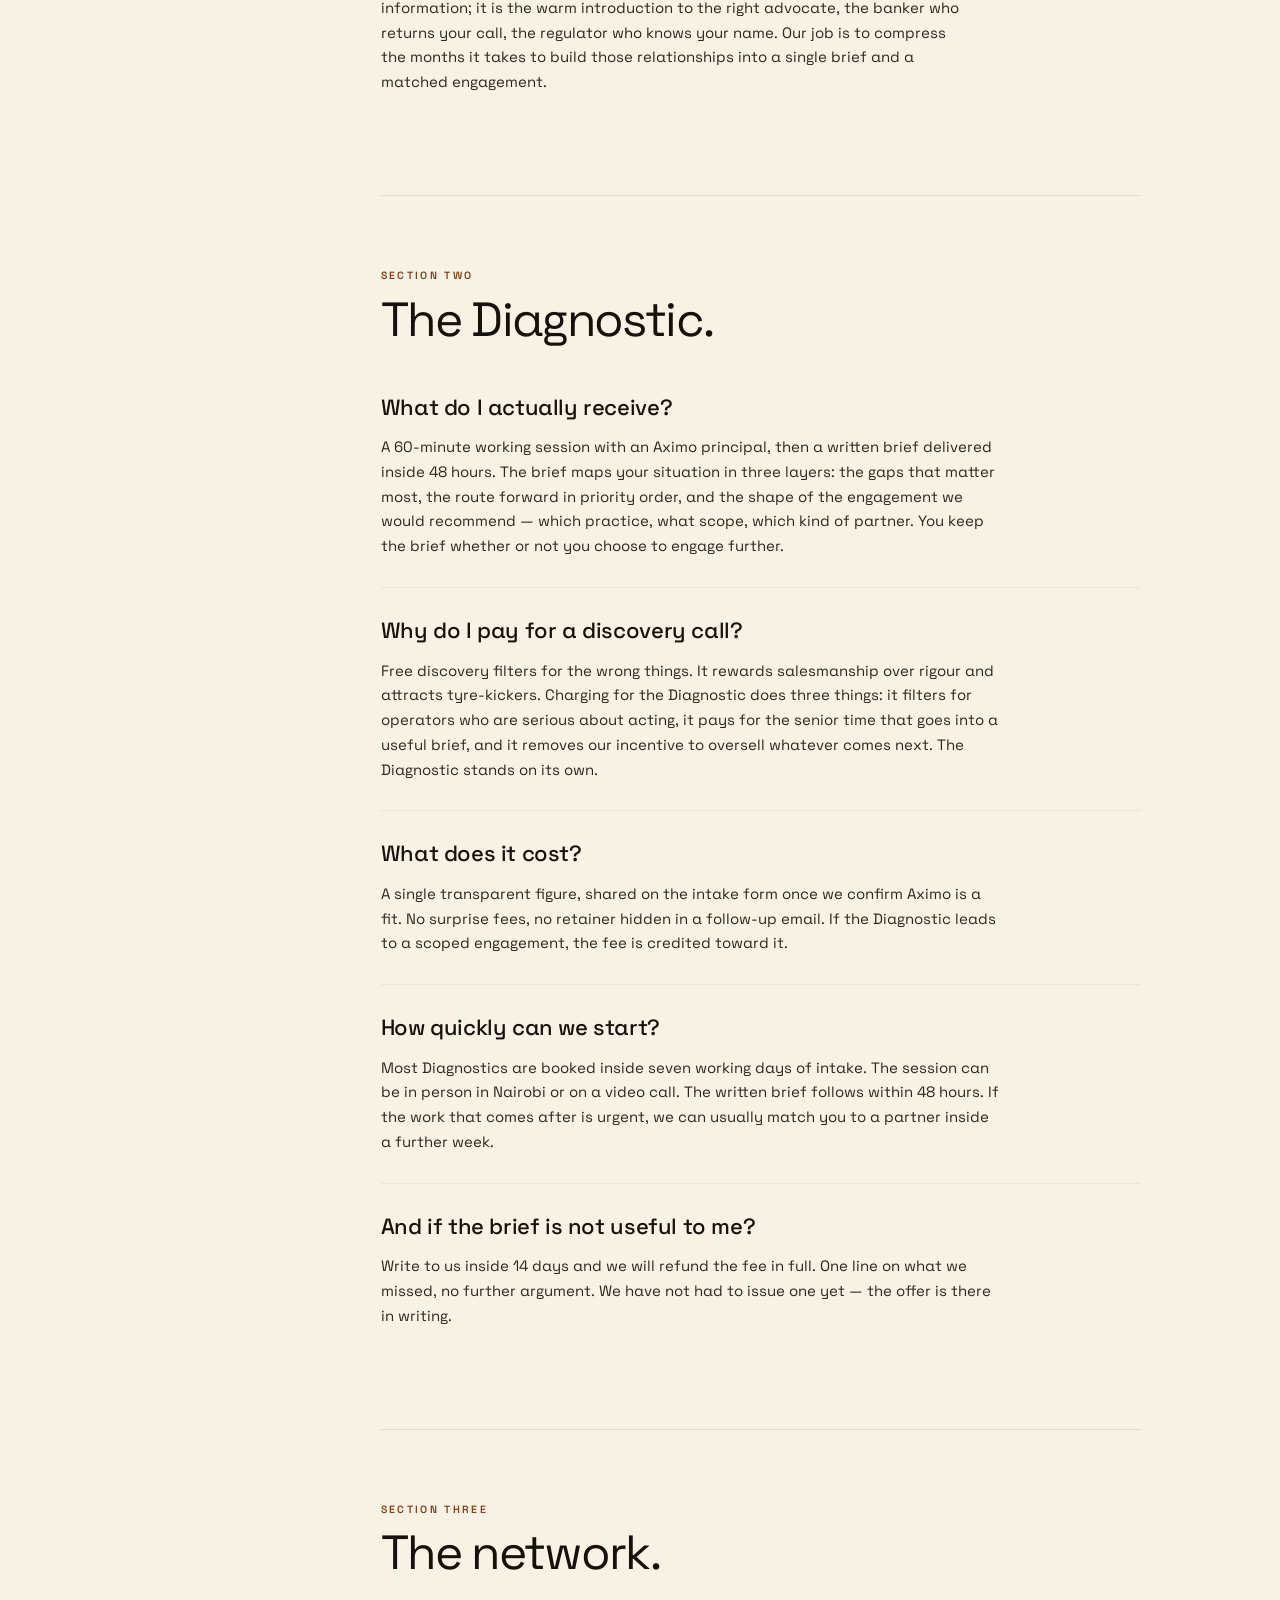
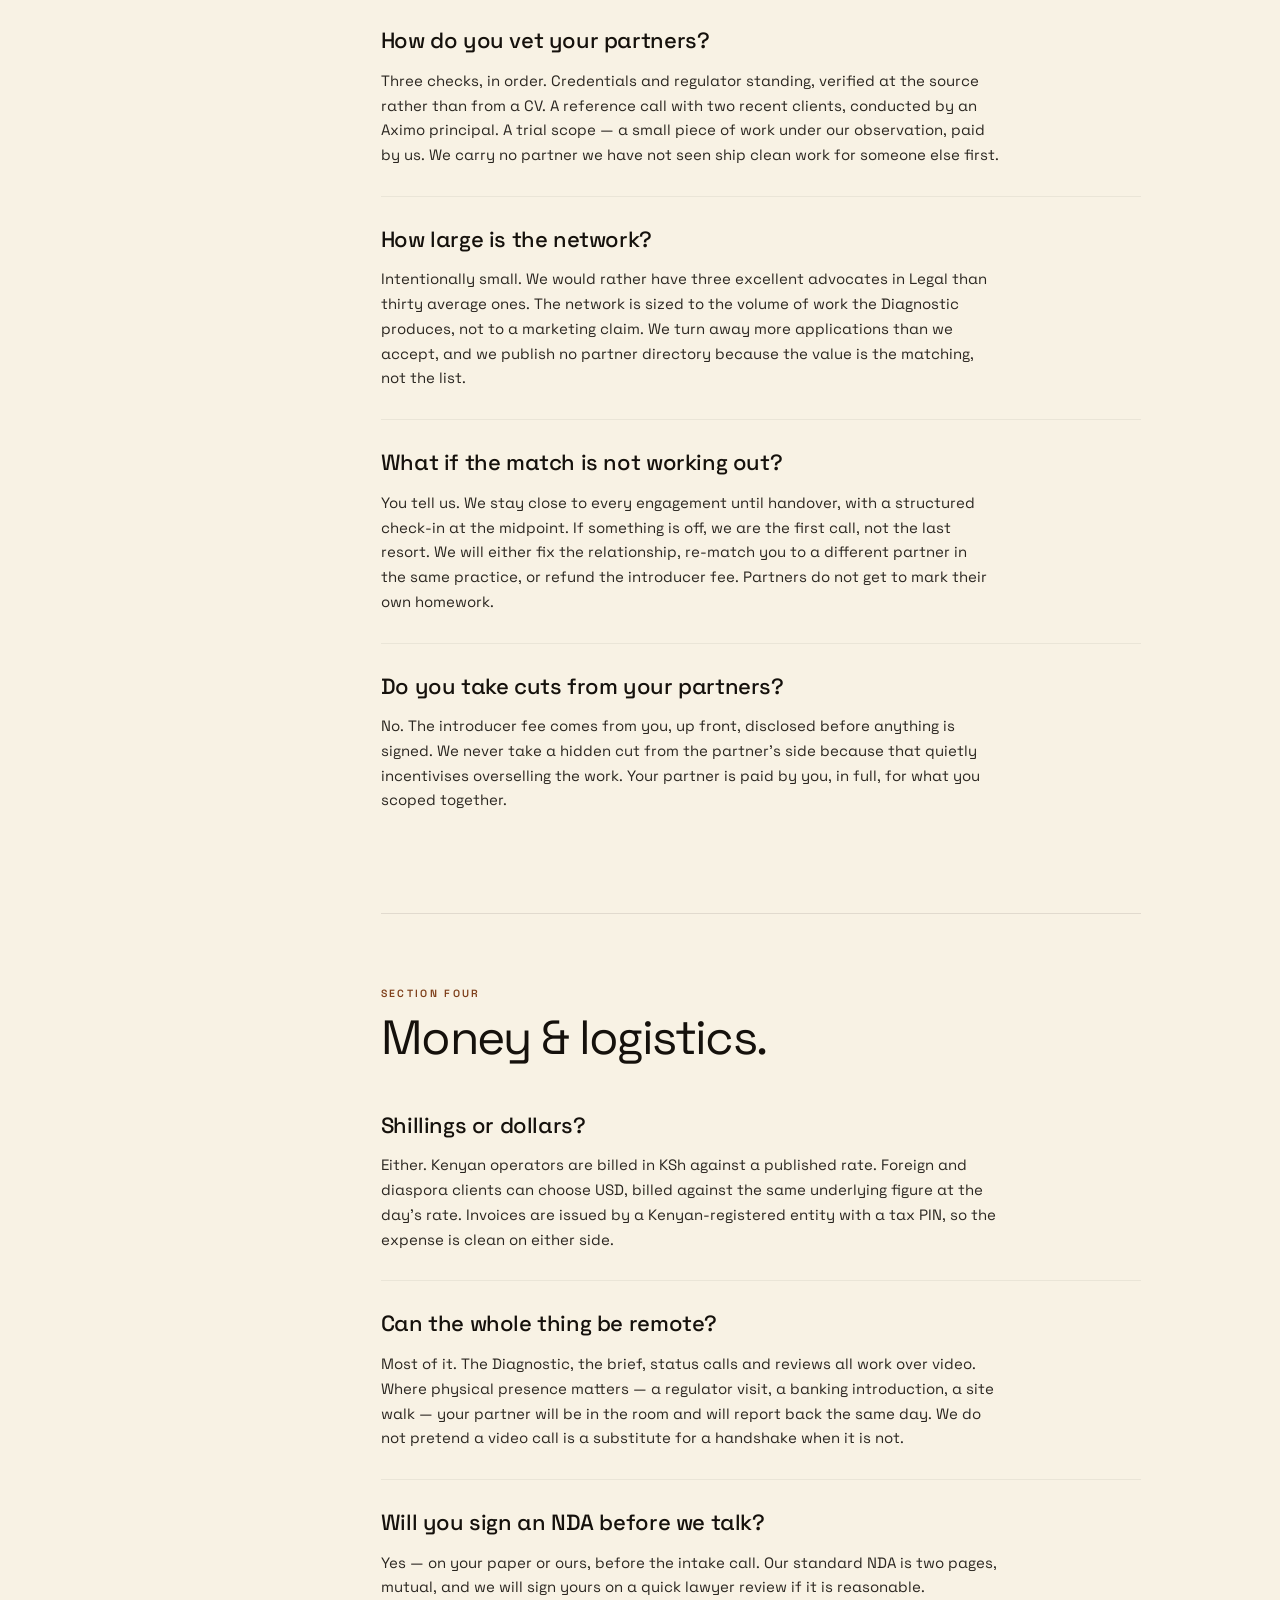
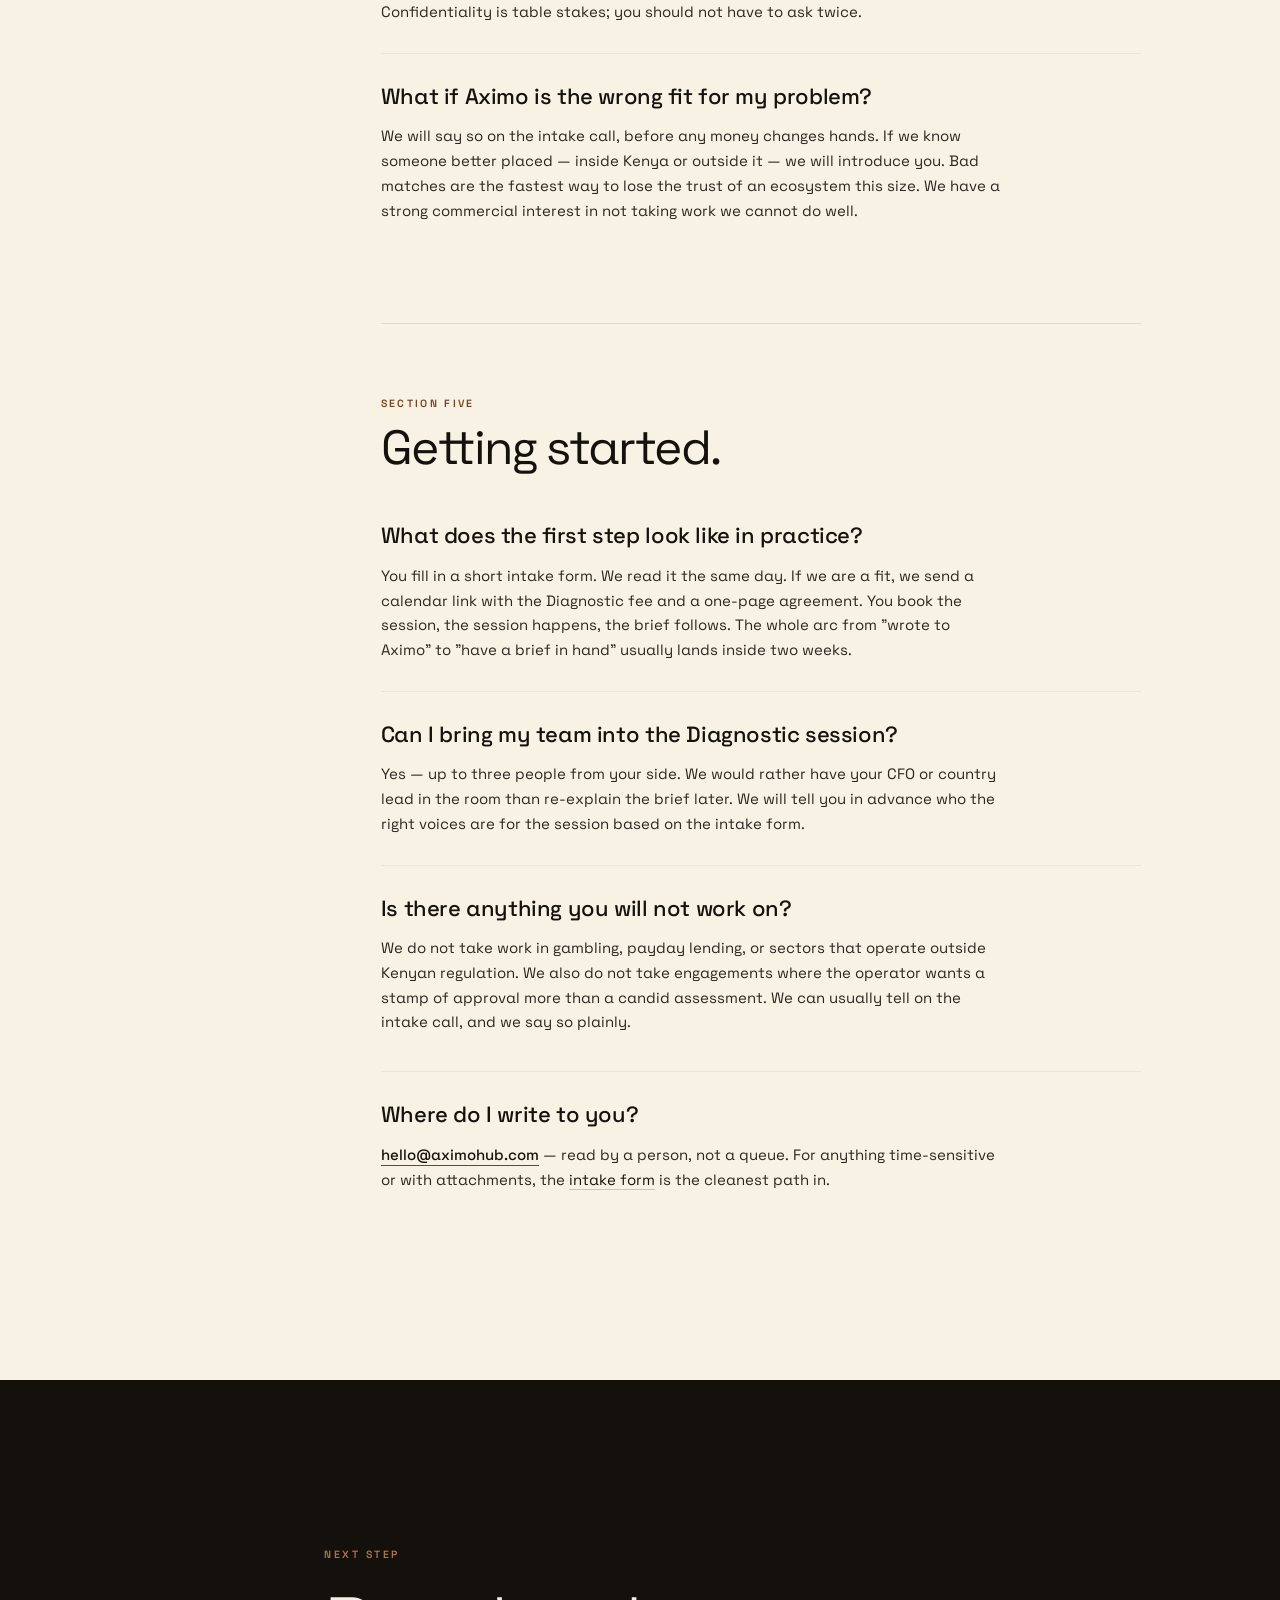
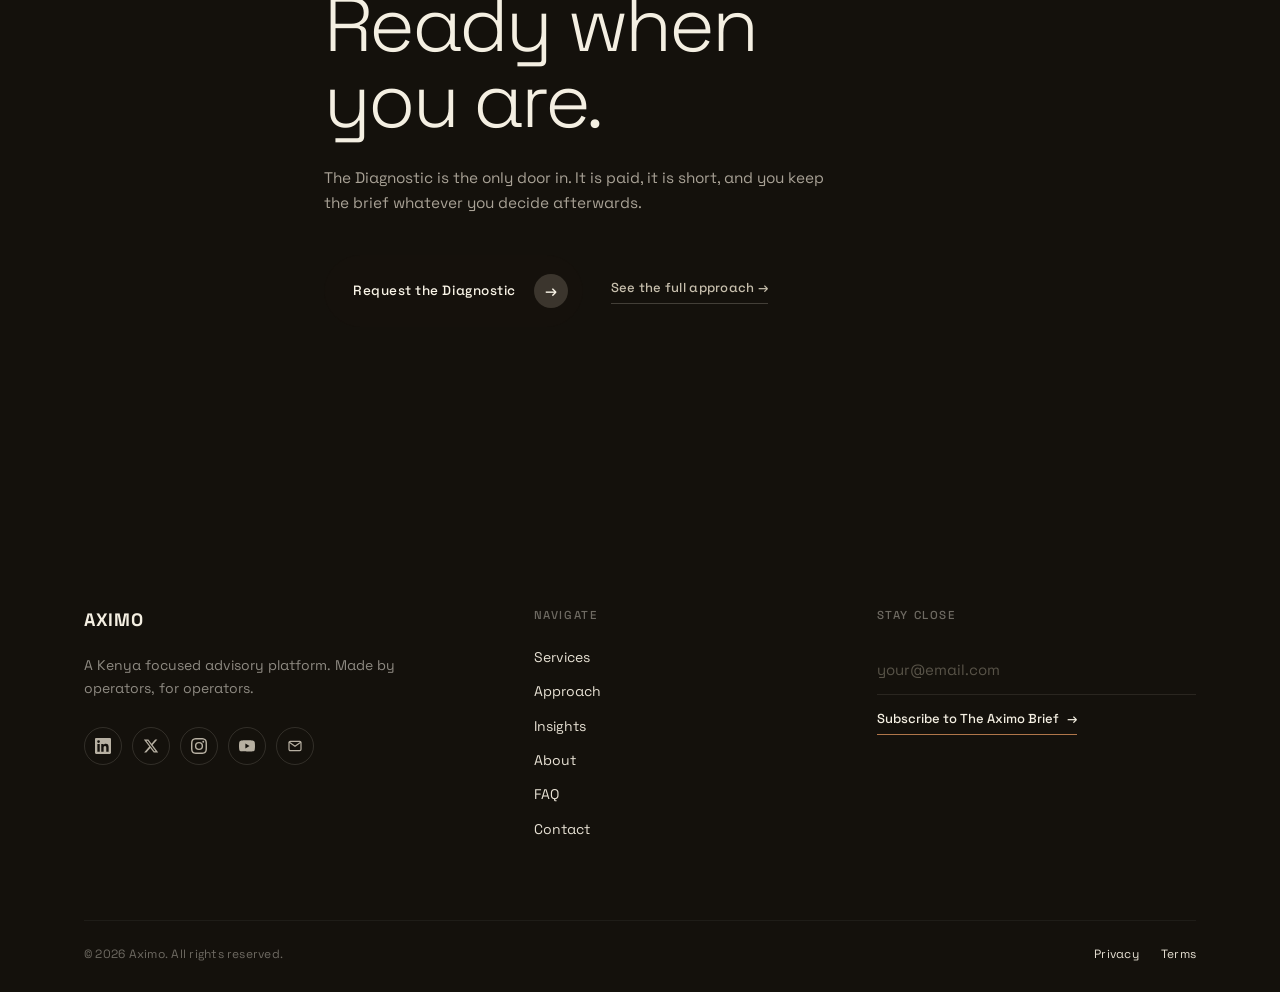
<file: faq.html>
<!doctype html>
<html lang="en">
<head>
  <meta charset="utf-8" />
  <meta name="viewport" content="width=device-width, initial-scale=1, viewport-fit=cover" />
  <title>Aximo · Questions, answered.</title>
  <meta name="description" content="Plain answers to the questions operators ask before they engage with Aximo. The Diagnostic, our network, pricing, and how a first engagement actually runs." />
  <link rel="stylesheet" href="styles.css" />
</head>
<body>
  <div data-header></div>

  <main>

    <!-- ============================================================
         HERO — quiet, editorial
         ============================================================ -->
    <section class="qa-hero">
      <div class="container">
        <div class="qa-hero__grid">
          <div class="qa-hero__left">
            <p class="qa-hero__meta">
              <span class="pip" aria-hidden="true"></span>
              Common questions
              <span class="qa-hero__sep" aria-hidden="true"></span>
              <span class="qa-hero__muted">Last revised May 2026</span>
            </p>
            <h1 class="qa-hero__title">
              Questions,<br/>
              <span class="scribble">answered</span>.
            </h1>
          </div>
          <aside class="qa-hero__right">
            <p class="qa-hero__lede">
              The answers below are written the way we would answer them by email — direct, specific, and short. If yours is missing, send it; a real person replies, usually inside a working day.
            </p>
            <a href="mailto:hello@aximohub.com" class="qa-hero__mail">
              <span>hello@aximohub.com</span>
              <span aria-hidden="true">&#8594;</span>
            </a>
          </aside>
        </div>
      </div>
    </section>

    <!-- ============================================================
         MAIN — two column: sticky TOC + open prose
         ============================================================ -->
    <section class="qa-body">
      <div class="container qa-body__inner">

        <!-- TOC -->
        <aside class="qa-toc" aria-label="On this page">
          <p class="qa-toc__label">On this page</p>
          <ol class="qa-toc__list">
            <li><a href="#what-it-is" data-toc>What Aximo is</a></li>
            <li><a href="#diagnostic" data-toc>The Diagnostic</a></li>
            <li><a href="#network" data-toc>The network</a></li>
            <li><a href="#money" data-toc>Money &amp; logistics</a></li>
            <li><a href="#getting-started" data-toc>Getting started</a></li>
          </ol>

          <div class="qa-toc__hint">
            <span class="qa-toc__hint-dot" aria-hidden="true"></span>
            <span>Still stuck? <a href="contact.html">Write to us</a>.</span>
          </div>
        </aside>

        <!-- ARTICLE -->
        <article class="qa-article">

          <!-- ============================ -->
          <section id="what-it-is" class="qa-group" data-toc-section>
            <header class="qa-group__head">
              <p class="qa-group__kicker">Section one</p>
              <h2 class="qa-group__title">What Aximo is.</h2>
            </header>

            <div class="qa">
              <h3 class="qa__q">So, what is Aximo, in one sentence?</h3>
              <p class="qa__a">A small Kenya-focused advisory platform that runs a paid Business Diagnostic, then matches you to a vetted expert partner from one of five disciplines — Legal, Finance, Marketing, Market Entry, or Technology — and holds quality on the work until handover.</p>
            </div>

            <div class="qa">
              <h3 class="qa__q">Is this a consultancy?</h3>
              <p class="qa__a">Not in the traditional sense. A consultancy sells its own time by the hour. We sell the discipline of choosing the right specialist and scoping the work properly before money moves. The specialist is paid by you, in full, for what you scope together. We are paid for the Diagnostic and for a transparent introducer fee on engagements that go ahead.</p>
            </div>

            <div class="qa">
              <h3 class="qa__q">Who is this for?</h3>
              <p class="qa__a">Foreign companies entering Kenya for the first time. Diaspora founders returning to build. Kenyan SMEs in the KSh 1M–50M range that are ready to scale. Emerging tech teams that need to move through regulatory complexity without losing six months. If you do not see yourself in those four, the Diagnostic is probably the wrong starting point and we will say so on the intake call.</p>
            </div>

            <div class="qa">
              <h3 class="qa__q">"We don't sell information, we deliver access." What does that actually mean?</h3>
              <p class="qa__a">Most market entry advice is already on the internet. The bottleneck is not information; it is the warm introduction to the right advocate, the banker who returns your call, the regulator who knows your name. Our job is to compress the months it takes to build those relationships into a single brief and a matched engagement.</p>
            </div>
          </section>

          <!-- ============================ -->
          <section id="diagnostic" class="qa-group" data-toc-section>
            <header class="qa-group__head">
              <p class="qa-group__kicker">Section two</p>
              <h2 class="qa-group__title">The Diagnostic.</h2>
            </header>

            <div class="qa">
              <h3 class="qa__q">What do I actually receive?</h3>
              <p class="qa__a">A 60-minute working session with an Aximo principal, then a written brief delivered inside 48 hours. The brief maps your situation in three layers: the gaps that matter most, the route forward in priority order, and the shape of the engagement we would recommend — which practice, what scope, which kind of partner. You keep the brief whether or not you choose to engage further.</p>
            </div>

            <div class="qa">
              <h3 class="qa__q">Why do I pay for a discovery call?</h3>
              <p class="qa__a">Free discovery filters for the wrong things. It rewards salesmanship over rigour and attracts tyre-kickers. Charging for the Diagnostic does three things: it filters for operators who are serious about acting, it pays for the senior time that goes into a useful brief, and it removes our incentive to oversell whatever comes next. The Diagnostic stands on its own.</p>
            </div>

            <div class="qa">
              <h3 class="qa__q">What does it cost?</h3>
              <p class="qa__a">A single transparent figure, shared on the intake form once we confirm Aximo is a fit. No surprise fees, no retainer hidden in a follow-up email. If the Diagnostic leads to a scoped engagement, the fee is credited toward it.</p>
            </div>

            <div class="qa">
              <h3 class="qa__q">How quickly can we start?</h3>
              <p class="qa__a">Most Diagnostics are booked inside seven working days of intake. The session can be in person in Nairobi or on a video call. The written brief follows within 48 hours. If the work that comes after is urgent, we can usually match you to a partner inside a further week.</p>
            </div>

            <div class="qa">
              <h3 class="qa__q">And if the brief is not useful to me?</h3>
              <p class="qa__a">Write to us inside 14 days and we will refund the fee in full. One line on what we missed, no further argument. We have not had to issue one yet — the offer is there in writing.</p>
            </div>
          </section>

          <!-- ============================ -->
          <section id="network" class="qa-group" data-toc-section>
            <header class="qa-group__head">
              <p class="qa-group__kicker">Section three</p>
              <h2 class="qa-group__title">The network.</h2>
            </header>

            <div class="qa">
              <h3 class="qa__q">How do you vet your partners?</h3>
              <p class="qa__a">Three checks, in order. Credentials and regulator standing, verified at the source rather than from a CV. A reference call with two recent clients, conducted by an Aximo principal. A trial scope — a small piece of work under our observation, paid by us. We carry no partner we have not seen ship clean work for someone else first.</p>
            </div>

            <div class="qa">
              <h3 class="qa__q">How large is the network?</h3>
              <p class="qa__a">Intentionally small. We would rather have three excellent advocates in Legal than thirty average ones. The network is sized to the volume of work the Diagnostic produces, not to a marketing claim. We turn away more applications than we accept, and we publish no partner directory because the value is the matching, not the list.</p>
            </div>

            <div class="qa">
              <h3 class="qa__q">What if the match is not working out?</h3>
              <p class="qa__a">You tell us. We stay close to every engagement until handover, with a structured check-in at the midpoint. If something is off, we are the first call, not the last resort. We will either fix the relationship, re-match you to a different partner in the same practice, or refund the introducer fee. Partners do not get to mark their own homework.</p>
            </div>

            <div class="qa">
              <h3 class="qa__q">Do you take cuts from your partners?</h3>
              <p class="qa__a">No. The introducer fee comes from you, up front, disclosed before anything is signed. We never take a hidden cut from the partner's side because that quietly incentivises overselling the work. Your partner is paid by you, in full, for what you scoped together.</p>
            </div>
          </section>

          <!-- ============================ -->
          <section id="money" class="qa-group" data-toc-section>
            <header class="qa-group__head">
              <p class="qa-group__kicker">Section four</p>
              <h2 class="qa-group__title">Money &amp; logistics.</h2>
            </header>

            <div class="qa">
              <h3 class="qa__q">Shillings or dollars?</h3>
              <p class="qa__a">Either. Kenyan operators are billed in KSh against a published rate. Foreign and diaspora clients can choose USD, billed against the same underlying figure at the day's rate. Invoices are issued by a Kenyan-registered entity with a tax PIN, so the expense is clean on either side.</p>
            </div>

            <div class="qa">
              <h3 class="qa__q">Can the whole thing be remote?</h3>
              <p class="qa__a">Most of it. The Diagnostic, the brief, status calls and reviews all work over video. Where physical presence matters — a regulator visit, a banking introduction, a site walk — your partner will be in the room and will report back the same day. We do not pretend a video call is a substitute for a handshake when it is not.</p>
            </div>

            <div class="qa">
              <h3 class="qa__q">Will you sign an NDA before we talk?</h3>
              <p class="qa__a">Yes — on your paper or ours, before the intake call. Our standard NDA is two pages, mutual, and we will sign yours on a quick lawyer review if it is reasonable. Confidentiality is table stakes; you should not have to ask twice.</p>
            </div>

            <div class="qa">
              <h3 class="qa__q">What if Aximo is the wrong fit for my problem?</h3>
              <p class="qa__a">We will say so on the intake call, before any money changes hands. If we know someone better placed — inside Kenya or outside it — we will introduce you. Bad matches are the fastest way to lose the trust of an ecosystem this size. We have a strong commercial interest in not taking work we cannot do well.</p>
            </div>
          </section>

          <!-- ============================ -->
          <section id="getting-started" class="qa-group qa-group--last" data-toc-section>
            <header class="qa-group__head">
              <p class="qa-group__kicker">Section five</p>
              <h2 class="qa-group__title">Getting started.</h2>
            </header>

            <div class="qa">
              <h3 class="qa__q">What does the first step look like in practice?</h3>
              <p class="qa__a">You fill in a short intake form. We read it the same day. If we are a fit, we send a calendar link with the Diagnostic fee and a one-page agreement. You book the session, the session happens, the brief follows. The whole arc from "wrote to Aximo" to "have a brief in hand" usually lands inside two weeks.</p>
            </div>

            <div class="qa">
              <h3 class="qa__q">Can I bring my team into the Diagnostic session?</h3>
              <p class="qa__a">Yes — up to three people from your side. We would rather have your CFO or country lead in the room than re-explain the brief later. We will tell you in advance who the right voices are for the session based on the intake form.</p>
            </div>

            <div class="qa">
              <h3 class="qa__q">Is there anything you will not work on?</h3>
              <p class="qa__a">We do not take work in gambling, payday lending, or sectors that operate outside Kenyan regulation. We also do not take engagements where the operator wants a stamp of approval more than a candid assessment. We can usually tell on the intake call, and we say so plainly.</p>
            </div>

            <div class="qa qa--cta">
              <h3 class="qa__q">Where do I write to you?</h3>
              <p class="qa__a">
                <a href="mailto:hello@aximohub.com" class="qa__mail">hello@aximohub.com</a> — read by a person, not a queue. For anything time-sensitive or with attachments, the <a href="contact.html" class="qa__inline">intake form</a> is the cleanest path in.
              </p>
            </div>
          </section>

        </article>
      </div>
    </section>

    <!-- ============================================================
         FINAL CTA — quiet
         ============================================================ -->
    <section class="qa-foot">
      <div class="container qa-foot__inner">
        <p class="qa-foot__kicker">Next step</p>
        <h2 class="qa-foot__title">
          Ready when you are.
        </h2>
        <p class="qa-foot__lede">
          The Diagnostic is the only door in. It is paid, it is short, and you keep the brief whatever you decide afterwards.
        </p>
        <div class="qa-foot__ctas">
          <a href="contact.html" class="btn btn--primary btn--lg">
            Request the Diagnostic
            <span class="arrow" aria-hidden="true">&#8594;</span>
          </a>
          <a href="approach.html" class="hero__link">See the full approach<span aria-hidden="true"> &#8594;</span></a>
        </div>
      </div>
    </section>

  </main>

  <div data-footer></div>
  <script src="partials.js"></script>

  <style>
    /* ============================================================
       FAQ — page-local design system
       Editorial Q&A, sticky TOC, no accordions
       ============================================================ */

    /* ===== Hero ===== */
    .qa-hero {
      padding: clamp(72px, 11vw, 144px) 0 clamp(56px, 8vw, 104px);
      border-bottom: 1px solid var(--line);
    }
    .qa-hero__grid {
      display: grid;
      grid-template-columns: 1.3fr 1fr;
      gap: clamp(40px, 6vw, 80px);
      align-items: end;
    }
    @media (max-width: 880px) {
      .qa-hero__grid { grid-template-columns: 1fr; gap: 36px; align-items: start; }
    }
    .qa-hero__meta {
      display: inline-flex;
      align-items: center;
      gap: 14px;
      flex-wrap: wrap;
      margin: 0 0 clamp(28px, 4vw, 48px);
      font-size: 10.5px;
      letter-spacing: 0.24em;
      text-transform: uppercase;
      font-weight: 500;
      color: var(--ink-soft);
    }
    .qa-hero__meta .pip {
      width: 7px; height: 7px;
      border-radius: 999px;
      background: var(--accent);
      box-shadow: 0 0 0 4px rgba(126,63,26,0.10);
      animation: pulse 2.4s ease-in-out infinite;
    }
    @keyframes pulse {
      0%, 100% { box-shadow: 0 0 0 4px rgba(126,63,26,0.10); }
      50% { box-shadow: 0 0 0 6px rgba(126,63,26,0.04); }
    }
    .qa-hero__sep { width: 22px; height: 1px; background: rgba(21,17,12,0.20); }
    .qa-hero__muted { color: var(--muted); }

    .qa-hero__title {
      font-size: clamp(48px, 9vw, 132px);
      font-weight: 300;
      letter-spacing: -0.045em;
      line-height: 0.95;
      margin: 0;
      color: var(--ink);
      text-wrap: balance;
    }
    .qa-hero__title .scribble { font-style: normal; }

    .qa-hero__lede {
      font-size: clamp(15px, 1.2vw, 17px);
      line-height: 1.6;
      color: var(--ink-soft);
      margin: 0 0 24px;
      max-width: 44ch;
    }
    .qa-hero__mail {
      display: inline-flex;
      align-items: center;
      gap: 10px;
      font-size: 13.5px;
      font-weight: 500;
      letter-spacing: 0.005em;
      color: var(--ink);
      border-bottom: 1px solid var(--accent);
      padding-bottom: 4px;
      transition: gap var(--t-fast), color var(--t-fast);
    }
    .qa-hero__mail:hover { gap: 14px; color: var(--accent); }

    /* ===== Body ===== */
    .qa-body { padding: clamp(64px, 9vw, 112px) 0 clamp(96px, 13vw, 160px); }
    .qa-body__inner {
      display: grid;
      grid-template-columns: 220px 1fr;
      gap: clamp(40px, 6vw, 96px);
      align-items: start;
    }
    @media (max-width: 980px) {
      .qa-body__inner { grid-template-columns: 1fr; gap: 32px; }
    }

    /* ===== TOC ===== */
    .qa-toc {
      position: sticky;
      top: 96px;
      align-self: start;
    }
    @media (max-width: 980px) {
      .qa-toc {
        position: static;
        padding-bottom: 24px;
        border-bottom: 1px solid var(--line);
      }
    }
    .qa-toc__label {
      font-size: 10.5px;
      letter-spacing: 0.22em;
      text-transform: uppercase;
      color: var(--muted);
      font-weight: 500;
      margin: 0 0 22px;
    }
    .qa-toc__list {
      list-style: none;
      padding: 0;
      margin: 0;
      display: grid;
      gap: 2px;
    }
    .qa-toc__list a {
      display: block;
      padding: 8px 0 8px 14px;
      font-size: 14px;
      font-weight: 500;
      color: var(--muted);
      border-left: 2px solid transparent;
      transition: color var(--t-fast), border-color var(--t-fast), padding var(--t-fast);
      letter-spacing: -0.005em;
    }
    .qa-toc__list a:hover { color: var(--ink); border-left-color: rgba(21,17,12,0.20); }
    .qa-toc__list a.is-current {
      color: var(--accent);
      border-left-color: var(--accent);
      padding-left: 18px;
    }
    .qa-toc__hint {
      margin-top: 32px;
      padding-top: 22px;
      border-top: 1px solid var(--line);
      display: flex;
      align-items: flex-start;
      gap: 10px;
      font-size: 13px;
      color: var(--muted);
      line-height: 1.5;
    }
    .qa-toc__hint a {
      color: var(--ink);
      border-bottom: 1px solid rgba(21,17,12,0.20);
      transition: border-color var(--t-fast), color var(--t-fast);
    }
    .qa-toc__hint a:hover { color: var(--accent); border-color: var(--accent); }
    .qa-toc__hint-dot {
      flex-shrink: 0;
      width: 6px; height: 6px;
      background: var(--accent);
      border-radius: 50%;
      margin-top: 7px;
    }

    /* ===== Article ===== */
    .qa-article { max-width: 760px; }

    .qa-group {
      padding-bottom: clamp(48px, 6vw, 72px);
      margin-bottom: clamp(48px, 6vw, 72px);
      border-bottom: 1px solid var(--line);
      scroll-margin-top: 96px;
    }
    .qa-group--last { border-bottom: 0; margin-bottom: 0; padding-bottom: 0; }

    .qa-group__head { margin-bottom: clamp(32px, 4vw, 48px); }
    .qa-group__kicker {
      font-size: 10.5px;
      letter-spacing: 0.22em;
      text-transform: uppercase;
      color: var(--accent);
      font-weight: 600;
      margin: 0 0 10px;
    }
    .qa-group__title {
      font-size: clamp(28px, 4.4vw, 48px);
      font-weight: 400;
      letter-spacing: -0.034em;
      line-height: 1.04;
      margin: 0;
      color: var(--ink);
      text-wrap: balance;
    }

    .qa {
      padding: clamp(20px, 2.4vw, 28px) 0;
      border-top: 1px solid var(--line-soft);
    }
    .qa:first-of-type { border-top: 0; padding-top: 0; }

    .qa__q {
      font-size: clamp(18px, 1.9vw, 22px);
      font-weight: 500;
      letter-spacing: -0.018em;
      line-height: 1.3;
      margin: 0 0 14px;
      color: var(--ink);
      text-wrap: balance;
    }
    .qa__a {
      font-size: clamp(15px, 1.15vw, 16.5px);
      line-height: 1.65;
      color: var(--ink-soft);
      margin: 0;
      max-width: 62ch;
      text-wrap: pretty;
    }

    .qa--cta { margin-top: 8px; }
    .qa__mail {
      color: var(--ink);
      border-bottom: 1px solid var(--accent);
      padding-bottom: 1px;
      font-weight: 500;
      transition: color var(--t-fast);
    }
    .qa__mail:hover { color: var(--accent); }
    .qa__inline {
      color: var(--ink);
      border-bottom: 1px solid rgba(21,17,12,0.20);
      transition: border-color var(--t-fast), color var(--t-fast);
    }
    .qa__inline:hover { color: var(--accent); border-color: var(--accent); }

    /* ===== Footer CTA ===== */
    .qa-foot {
      background: var(--dark-bg);
      color: #E7E1D4;
      padding: clamp(96px, 13vw, 168px) 0;
    }
    .qa-foot__inner {
      max-width: 760px;
    }
    .qa-foot__kicker {
      font-size: 10.5px;
      letter-spacing: 0.24em;
      text-transform: uppercase;
      color: var(--accent-soft);
      font-weight: 600;
      margin: 0 0 24px;
    }
    .qa-foot__title {
      font-size: clamp(40px, 6vw, 80px);
      font-weight: 300;
      letter-spacing: -0.042em;
      line-height: 0.98;
      color: #F4EFE2;
      margin: 0 0 28px;
      text-wrap: balance;
    }
    .qa-foot__lede {
      font-size: clamp(15px, 1.2vw, 17px);
      line-height: 1.6;
      color: #A9A296;
      margin: 0 0 40px;
      max-width: 52ch;
    }
    .qa-foot__ctas {
      display: flex;
      gap: 28px;
      flex-wrap: wrap;
      align-items: center;
    }
    .qa-foot__ctas .hero__link {
      color: #C7BFAD;
      border-bottom-color: rgba(231,225,212,0.22);
    }
    .qa-foot__ctas .hero__link:hover { color: #F4EFE2; border-bottom-color: #F4EFE2; }

    .hero__link {
      font-size: 13px;
      font-weight: 500;
      color: var(--ink-soft);
      border-bottom: 1px solid var(--line);
      padding-bottom: 4px;
      letter-spacing: 0.02em;
      transition: border-color var(--t-fast), color var(--t-fast);
    }
    .hero__link:hover { border-color: var(--ink); color: var(--ink); }

    /* Smooth scroll between sections */
    html { scroll-behavior: smooth; }
  </style>

  <script>
    // Highlight the TOC entry for the section currently in view
    (function () {
      const links = Array.from(document.querySelectorAll('[data-toc]'));
      const sections = Array.from(document.querySelectorAll('[data-toc-section]'));
      if (!('IntersectionObserver' in window) || !links.length) return;

      const linkFor = (id) => links.find(a => a.getAttribute('href') === '#' + id);

      const io = new IntersectionObserver((entries) => {
        const visible = entries
          .filter(e => e.isIntersecting)
          .sort((a, b) => a.boundingClientRect.top - b.boundingClientRect.top);
        if (!visible.length) return;
        const id = visible[0].target.id;
        links.forEach(a => a.classList.remove('is-current'));
        const active = linkFor(id);
        if (active) active.classList.add('is-current');
      }, { rootMargin: '-20% 0px -60% 0px', threshold: 0 });

      sections.forEach(s => io.observe(s));
    })();
  </script>
</body>
</html>
</file>
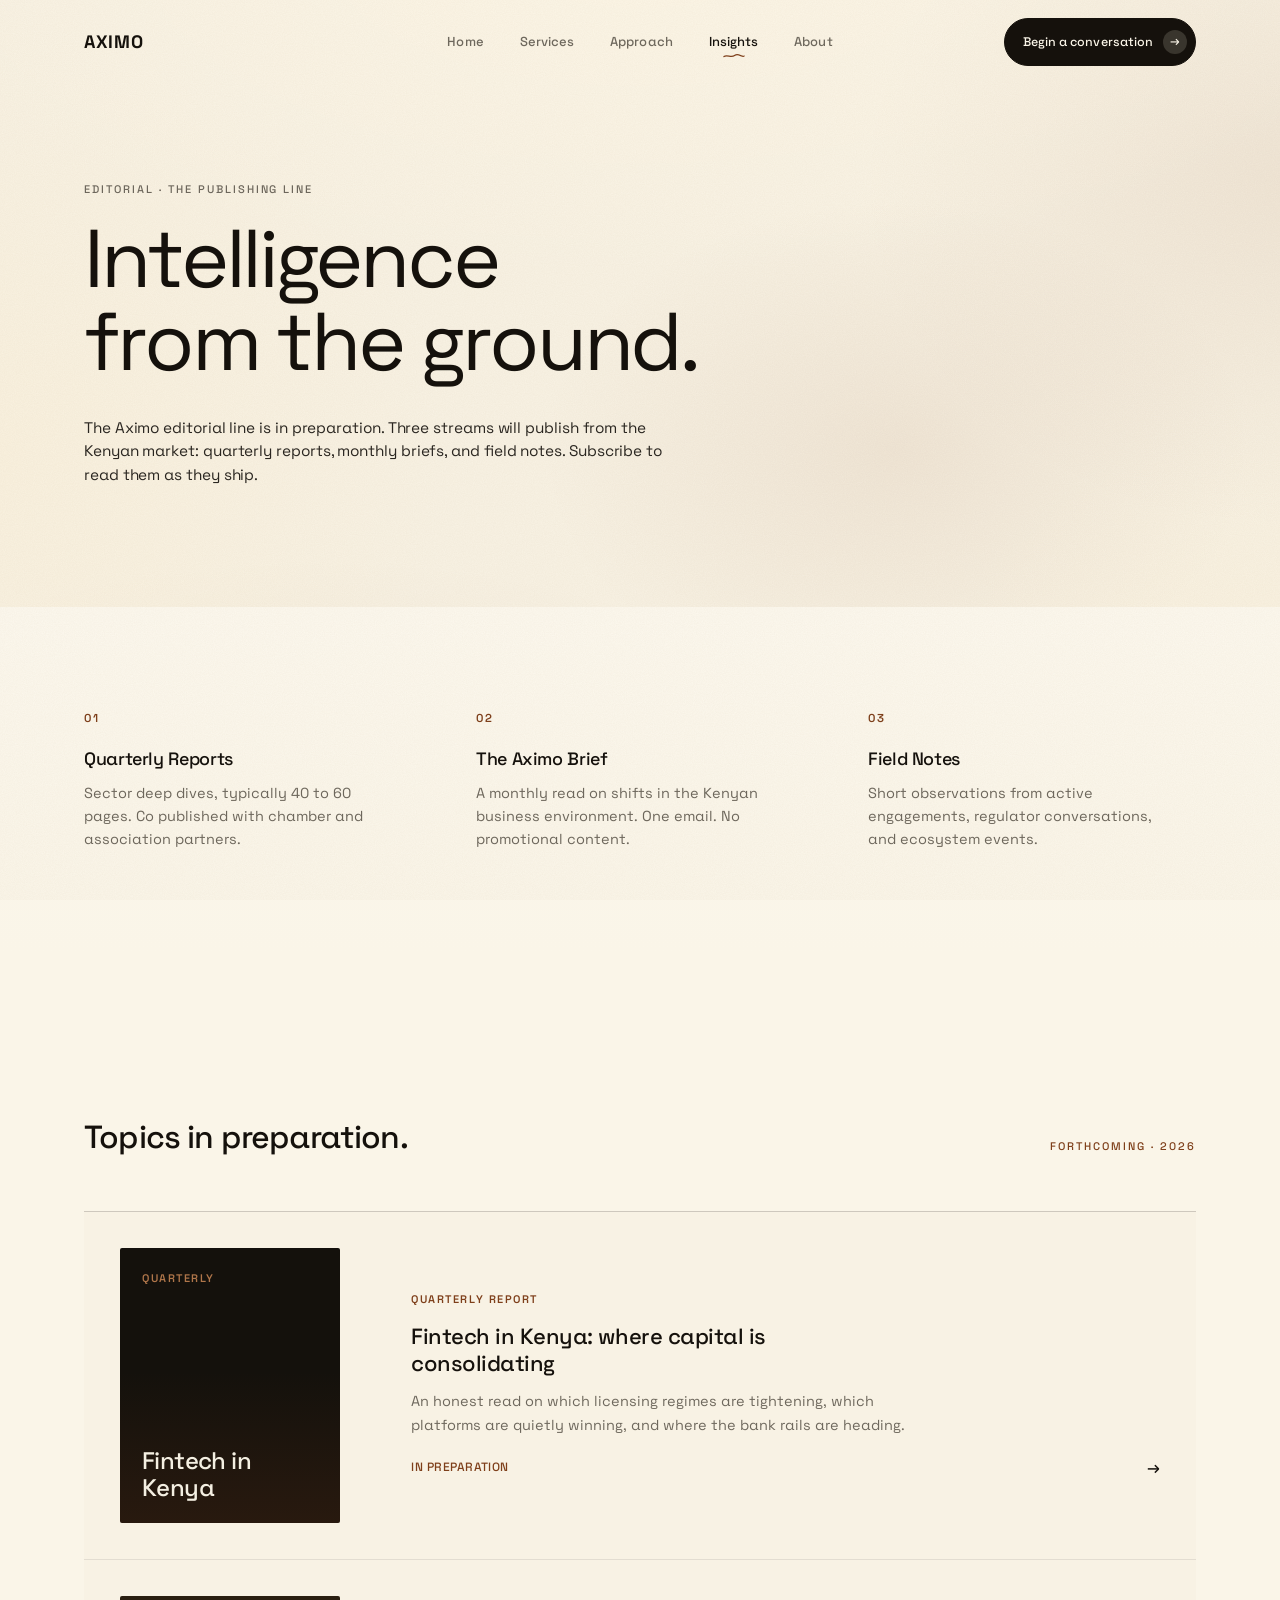
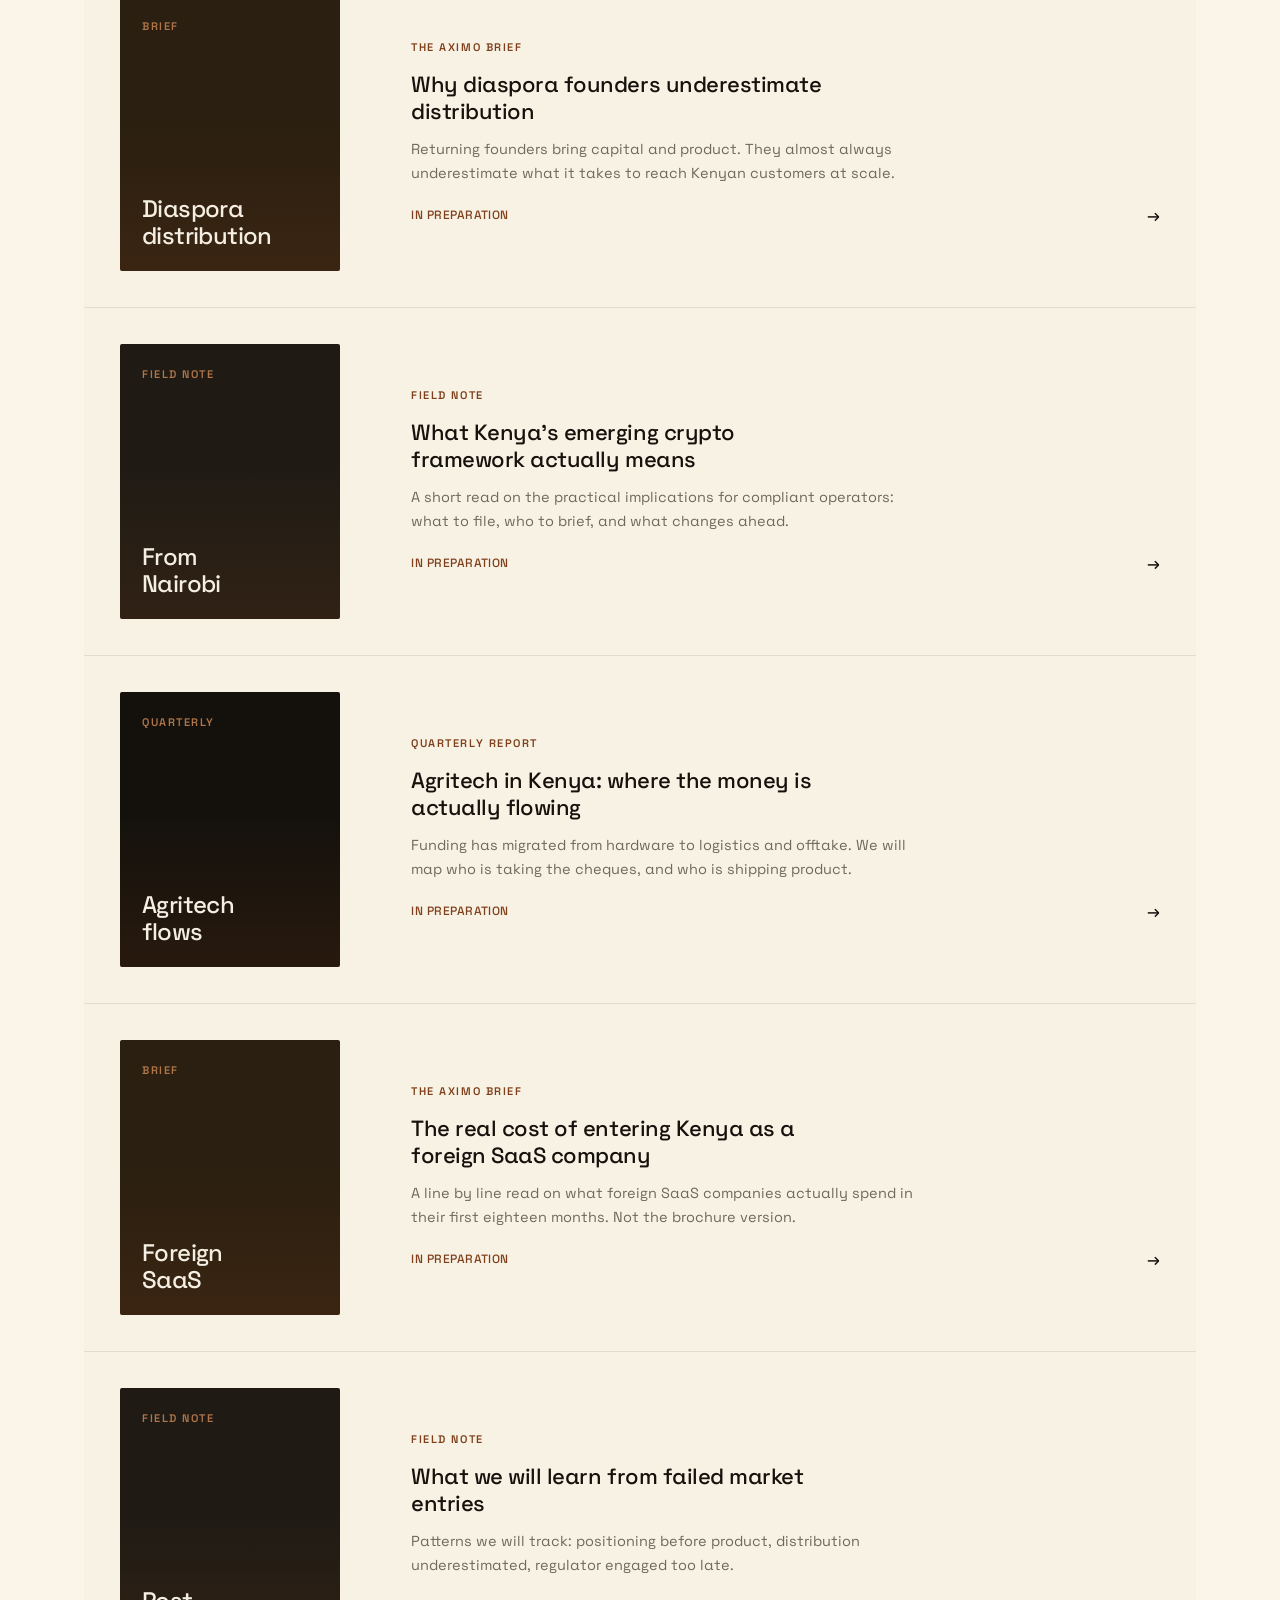
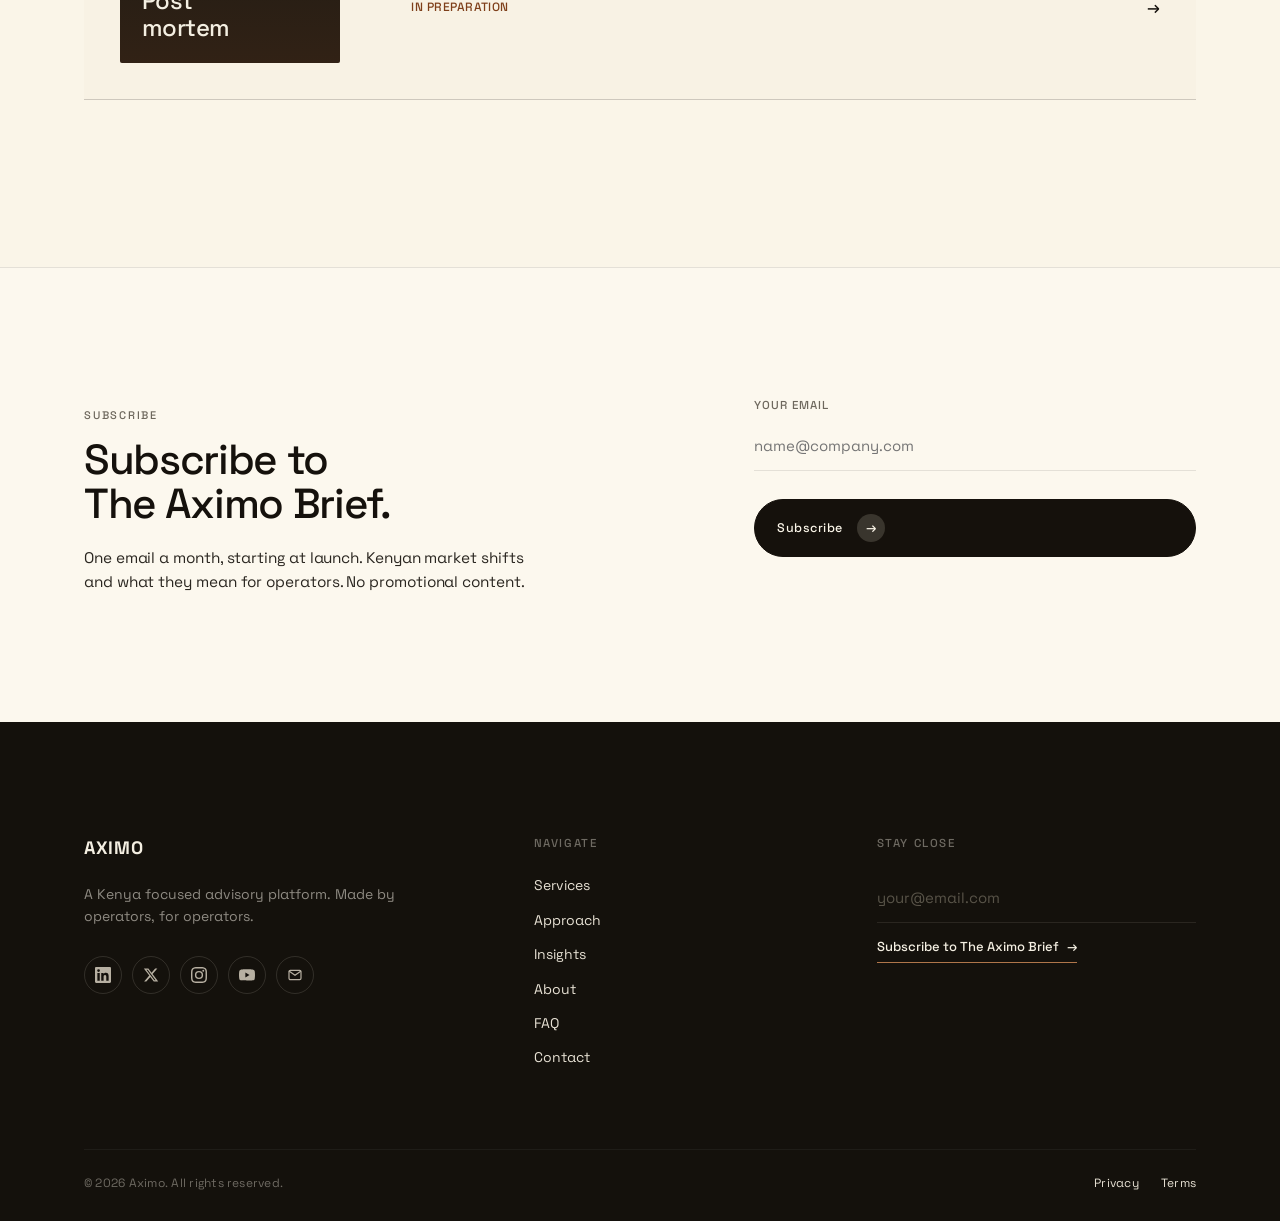
<file: insights.html>
<!doctype html>
<html lang="en">
<head>
  <meta charset="utf-8" />
  <meta name="viewport" content="width=device-width, initial-scale=1, viewport-fit=cover" />
  <title>Editorial. Aximo.</title>
  <meta name="description" content="The planned editorial direction at Aximo: quarterly reports, monthly briefs, and field notes from Kenya's market." />
  <link rel="stylesheet" href="styles.css" />
</head>
<body>
  <div data-header></div>

  <main>

    <!-- Hero -->
    <section class="page-hero">
      <div class="container">
        <p class="hero__eyebrow">Editorial · The publishing line</p>
        <h1 class="display" style="max-width:14ch; margin-top: 18px;">
          Intelligence<br/>
          from the ground.
        </h1>
        <p class="lede" style="margin-top: 32px; max-width:60ch;">
          The Aximo editorial line is in preparation. Three streams will publish from the Kenyan market: quarterly reports, monthly briefs, and field notes. Subscribe to read them as they ship.
        </p>
      </div>
    </section>

    <!-- Categories -->
    <section class="section--tight tone-paper">
      <div class="container">
        <div class="cat-row">
          <article class="cat">
            <span class="cat__mark">01</span>
            <h2 class="h3">Quarterly Reports</h2>
            <p class="cat__body">Sector deep dives, typically 40 to 60 pages. Co published with chamber and association partners.</p>
          </article>
          <article class="cat">
            <span class="cat__mark">02</span>
            <h2 class="h3">The Aximo Brief</h2>
            <p class="cat__body">A monthly read on shifts in the Kenyan business environment. One email. No promotional content.</p>
          </article>
          <article class="cat">
            <span class="cat__mark">03</span>
            <h2 class="h3">Field Notes</h2>
            <p class="cat__body">Short observations from active engagements, regulator conversations, and ecosystem events.</p>
          </article>
        </div>
      </div>
    </section>

    <!-- Topics in preparation -->
    <section class="section tone-vellum">
      <div class="container">
        <div class="library-head">
          <h2 class="h2">Topics in preparation.</h2>
          <p class="library__tag">Forthcoming · 2026</p>
        </div>

        <div class="library">

          <article class="entry">
            <div class="entry__cover" data-cover="report">
              <span class="entry__cover-num">Quarterly</span>
              <span class="entry__cover-title">Fintech in<br/>Kenya</span>
            </div>
            <div class="entry__meta">
              <span class="entry__kind">Quarterly Report</span>
              <h3 class="entry__title">Fintech in Kenya: where capital is consolidating</h3>
              <p class="entry__desc">An honest read on which licensing regimes are tightening, which platforms are quietly winning, and where the bank rails are heading.</p>
              <span class="entry__foot">
                <span>In preparation</span>
                <span class="entry__arrow" aria-hidden="true">→</span>
              </span>
            </div>
          </article>

          <article class="entry">
            <div class="entry__cover" data-cover="brief">
              <span class="entry__cover-num">Brief</span>
              <span class="entry__cover-title">Diaspora<br/>distribution</span>
            </div>
            <div class="entry__meta">
              <span class="entry__kind">The Aximo Brief</span>
              <h3 class="entry__title">Why diaspora founders underestimate distribution</h3>
              <p class="entry__desc">Returning founders bring capital and product. They almost always underestimate what it takes to reach Kenyan customers at scale.</p>
              <span class="entry__foot">
                <span>In preparation</span>
                <span class="entry__arrow" aria-hidden="true">→</span>
              </span>
            </div>
          </article>

          <article class="entry">
            <div class="entry__cover" data-cover="field">
              <span class="entry__cover-num">Field Note</span>
              <span class="entry__cover-title">From<br/>Nairobi</span>
            </div>
            <div class="entry__meta">
              <span class="entry__kind">Field Note</span>
              <h3 class="entry__title">What Kenya's emerging crypto framework actually means</h3>
              <p class="entry__desc">A short read on the practical implications for compliant operators: what to file, who to brief, and what changes ahead.</p>
              <span class="entry__foot">
                <span>In preparation</span>
                <span class="entry__arrow" aria-hidden="true">→</span>
              </span>
            </div>
          </article>

          <article class="entry">
            <div class="entry__cover" data-cover="report">
              <span class="entry__cover-num">Quarterly</span>
              <span class="entry__cover-title">Agritech<br/>flows</span>
            </div>
            <div class="entry__meta">
              <span class="entry__kind">Quarterly Report</span>
              <h3 class="entry__title">Agritech in Kenya: where the money is actually flowing</h3>
              <p class="entry__desc">Funding has migrated from hardware to logistics and offtake. We will map who is taking the cheques, and who is shipping product.</p>
              <span class="entry__foot">
                <span>In preparation</span>
                <span class="entry__arrow" aria-hidden="true">→</span>
              </span>
            </div>
          </article>

          <article class="entry">
            <div class="entry__cover" data-cover="brief">
              <span class="entry__cover-num">Brief</span>
              <span class="entry__cover-title">Foreign<br/>SaaS</span>
            </div>
            <div class="entry__meta">
              <span class="entry__kind">The Aximo Brief</span>
              <h3 class="entry__title">The real cost of entering Kenya as a foreign SaaS company</h3>
              <p class="entry__desc">A line by line read on what foreign SaaS companies actually spend in their first eighteen months. Not the brochure version.</p>
              <span class="entry__foot">
                <span>In preparation</span>
                <span class="entry__arrow" aria-hidden="true">→</span>
              </span>
            </div>
          </article>

          <article class="entry">
            <div class="entry__cover" data-cover="field">
              <span class="entry__cover-num">Field Note</span>
              <span class="entry__cover-title">Post<br/>mortem</span>
            </div>
            <div class="entry__meta">
              <span class="entry__kind">Field Note</span>
              <h3 class="entry__title">What we will learn from failed market entries</h3>
              <p class="entry__desc">Patterns we will track: positioning before product, distribution underestimated, regulator engaged too late.</p>
              <span class="entry__foot">
                <span>In preparation</span>
                <span class="entry__arrow" aria-hidden="true">→</span>
              </span>
            </div>
          </article>

        </div>
      </div>
    </section>

    <!-- Newsletter -->
    <section class="news-band">
      <div class="container news-band__inner">
        <div>
          <p class="eyebrow">Subscribe</p>
          <h2 class="h1" style="margin-top:14px; max-width:18ch;">Subscribe to<br/>The Aximo Brief.</h2>
          <p class="lede" style="margin-top:20px; max-width:46ch;">One email a month, starting at launch. Kenyan market shifts and what they mean for operators. No promotional content.</p>
        </div>
        <form class="news-form" onsubmit="event.preventDefault(); this.querySelector('button').textContent='Subscribed';">
          <div class="field">
            <label for="news-email">Your email</label>
            <input type="email" id="news-email" placeholder="name@company.com" required />
          </div>
          <button type="submit" class="btn btn--primary" style="align-self:start; margin-top:8px;">
            Subscribe
            <span class="arrow" aria-hidden="true">→</span>
          </button>
        </form>
      </div>
    </section>

  </main>

  <div data-footer></div>
  <script src="partials.js"></script>

  <style>
    .hero__eyebrow {
      font-size: 11px;
      font-weight: 500;
      letter-spacing: 0.18em;
      text-transform: uppercase;
      color: var(--muted);
      margin: 0;
    }
    .page-hero {
      padding-top: clamp(48px, 8vw, 96px);
      padding-bottom: clamp(64px, 10vw, 120px);
    }

    .cat-row {
      display: grid;
      grid-template-columns: repeat(3, 1fr);
      gap: clamp(28px, 5vw, 72px);
    }
    @media (max-width: 880px) { .cat-row { grid-template-columns: 1fr; gap: 32px; } }
    .cat { display: flex; flex-direction: column; gap: 12px; }
    .cat__mark {
      font-size: 11.5px;
      letter-spacing: 0.14em;
      color: var(--accent);
      font-weight: 600;
      margin-bottom: 8px;
    }
    .cat__body {
      font-size: 14.5px;
      line-height: 1.6;
      color: var(--muted);
      margin: 0;
      max-width: 32ch;
    }

    .library-head {
      display: flex;
      align-items: flex-end;
      justify-content: space-between;
      flex-wrap: wrap;
      gap: 20px;
      margin-bottom: clamp(32px, 5vw, 56px);
    }
    .library__tag {
      font-size: 11px;
      letter-spacing: 0.18em;
      text-transform: uppercase;
      color: var(--accent);
      font-weight: 500;
      margin: 0;
    }

    .library {
      display: grid;
      grid-template-columns: 1fr;
      gap: 1px;
      background: var(--line);
      border-top: 1px solid var(--line);
      border-bottom: 1px solid var(--line);
    }
    .entry {
      display: grid;
      grid-template-columns: 240px 1fr;
      gap: clamp(28px, 4vw, 64px);
      background: var(--bg);
      padding: clamp(24px, 3vw, 36px);
      align-items: center;
      transition: background var(--t-fast);
    }
    .entry:hover { background: var(--paper); }
    @media (max-width: 720px) { .entry { grid-template-columns: 1fr; gap: 20px; } }

    .entry__cover {
      aspect-ratio: 4 / 5;
      max-width: 220px;
      background: var(--dark-bg);
      color: #E7E1D4;
      padding: 22px;
      display: flex;
      flex-direction: column;
      justify-content: space-between;
      border-radius: 2px;
      position: relative;
      overflow: hidden;
    }
    .entry__cover[data-cover="brief"] { background: #2A1F10; }
    .entry__cover[data-cover="field"] { background: #1F1B14; }
    .entry__cover::after {
      content: "";
      position: absolute;
      inset: auto 0 0 0;
      height: 55%;
      background: linear-gradient(to top, rgba(132, 63, 26, 0.18), transparent);
      pointer-events: none;
    }
    .entry__cover-num {
      font-size: 11px;
      letter-spacing: 0.14em;
      text-transform: uppercase;
      color: var(--accent-soft);
      font-weight: 600;
      position: relative;
      z-index: 1;
    }
    .entry__cover-title {
      font-size: 24px;
      font-weight: 500;
      line-height: 1.1;
      letter-spacing: -0.025em;
      color: #F4EFE2;
      position: relative;
      z-index: 1;
    }

    .entry__meta { display: grid; gap: 14px; }
    .entry__kind {
      font-size: 11px;
      letter-spacing: 0.14em;
      text-transform: uppercase;
      color: var(--accent);
      font-weight: 600;
    }
    .entry__title {
      font-size: clamp(18px, 2vw, 22px);
      font-weight: 500;
      letter-spacing: -0.022em;
      line-height: 1.22;
      margin: 0;
      max-width: 30ch;
    }
    .entry__desc {
      font-size: 14.5px;
      line-height: 1.6;
      color: var(--muted);
      margin: 0;
      max-width: 56ch;
    }
    .entry__foot {
      display: flex;
      align-items: center;
      justify-content: space-between;
      gap: 16px;
      margin-top: 4px;
      font-size: 12px;
      color: var(--accent);
      letter-spacing: 0.04em;
      text-transform: uppercase;
      font-weight: 500;
    }
    .entry__arrow {
      font-size: 16px;
      color: var(--ink);
      transition: transform var(--t-fast);
    }
    .entry:hover .entry__arrow { transform: translateX(4px); }

    .news-band {
      padding: clamp(72px, 10vw, 128px) 0;
      background: var(--paper);
      border-top: 1px solid var(--line);
    }
    .news-band__inner {
      display: grid;
      grid-template-columns: 1.3fr 1fr;
      gap: clamp(32px, 8vw, 96px);
      align-items: start;
    }
    @media (max-width: 820px) { .news-band__inner { grid-template-columns: 1fr; } }
    .news-form { display: grid; gap: 20px; }
  </style>
</body>
</html>
</file>
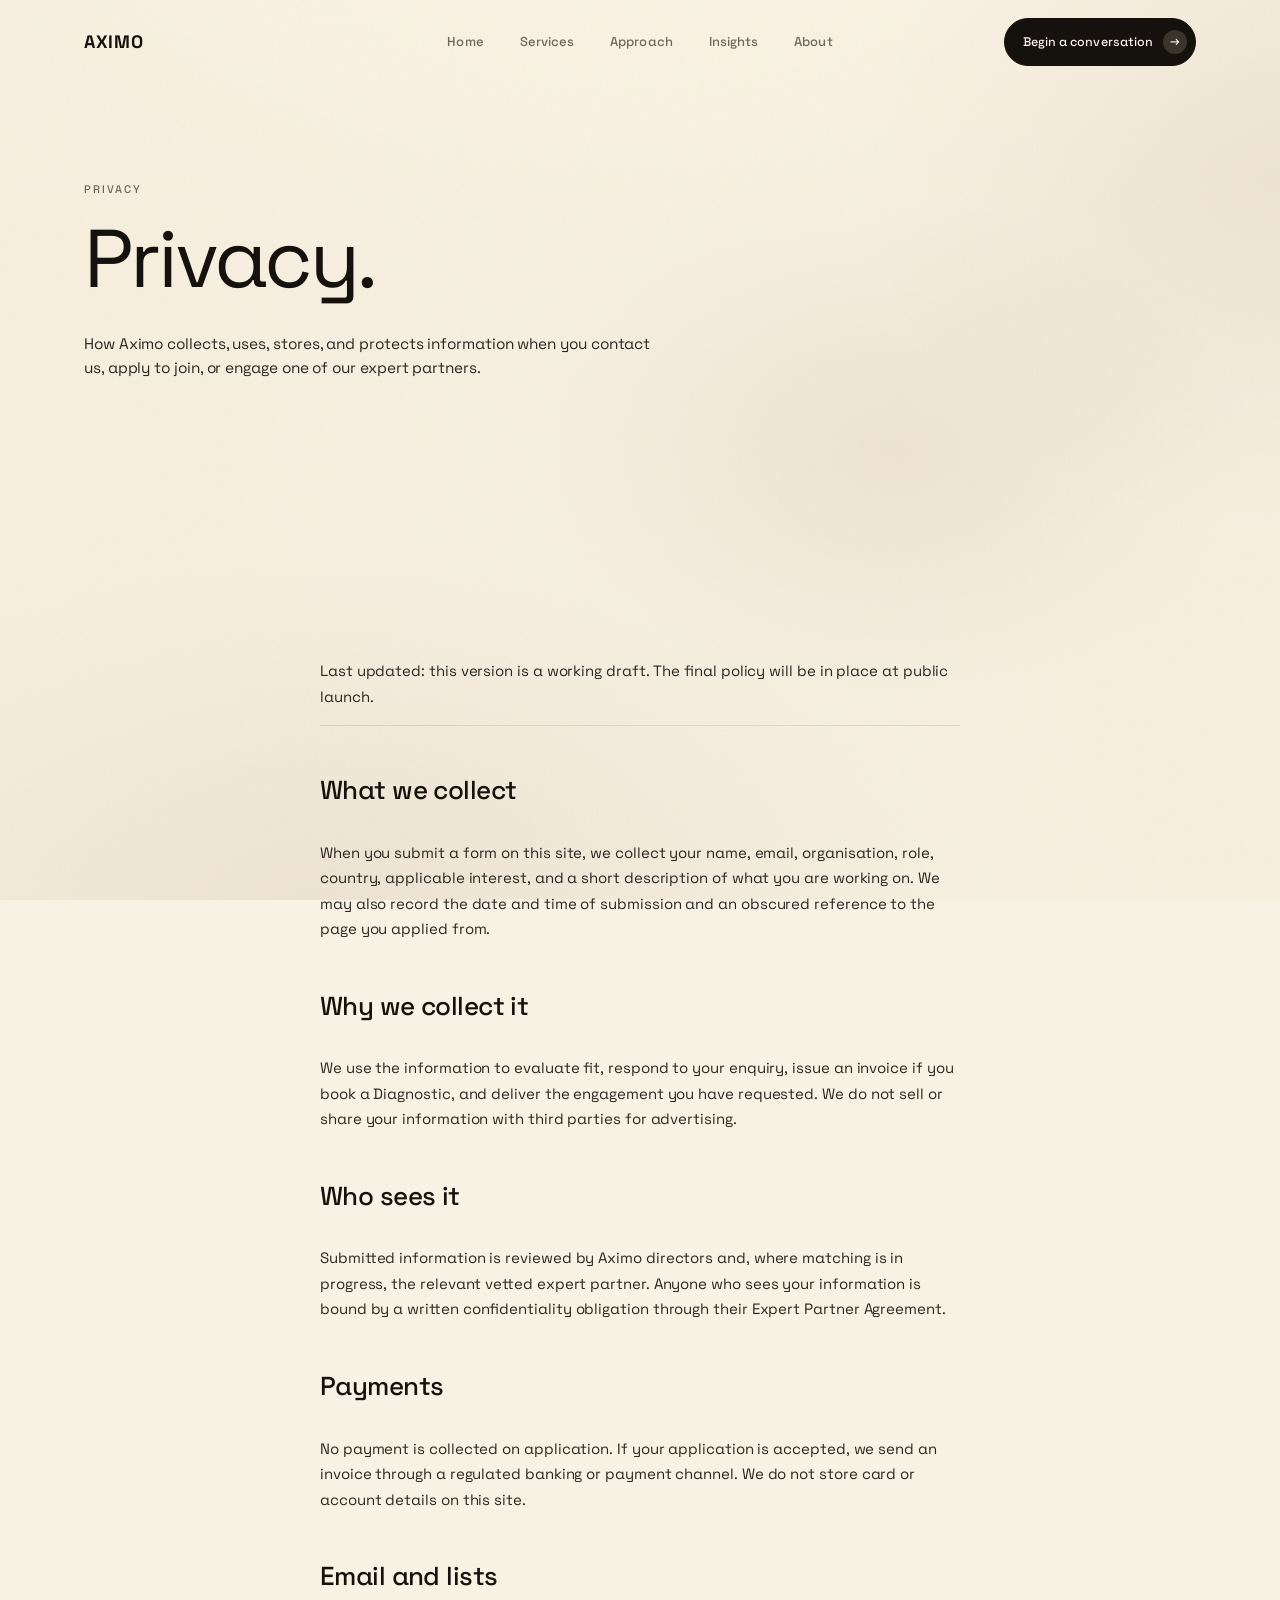
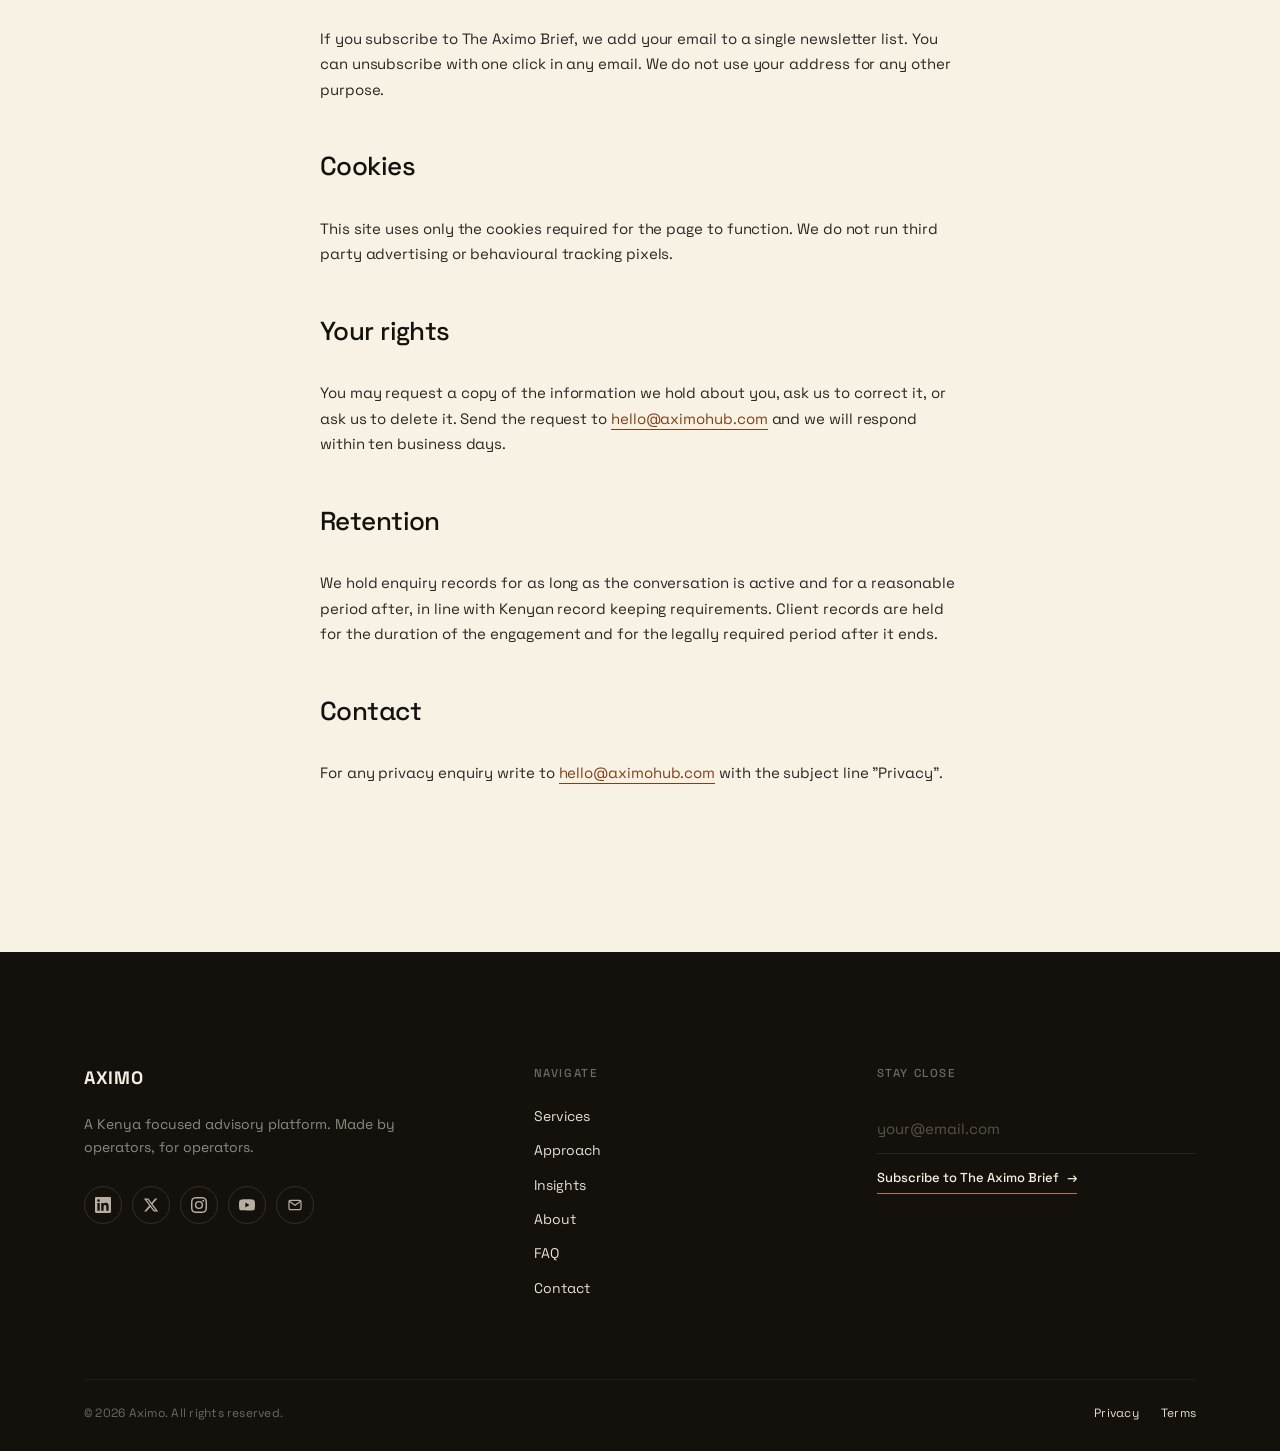
<file: privacy.html>
<!doctype html>
<html lang="en">
<head>
  <meta charset="utf-8" />
  <meta name="viewport" content="width=device-width, initial-scale=1, viewport-fit=cover" />
  <title>Privacy. Aximo.</title>
  <meta name="description" content="How Aximo collects, uses, stores, and protects information when you contact us, apply to join, or work with our expert partners." />
  <link rel="stylesheet" href="styles.css" />
</head>
<body>
  <div data-header></div>

  <main>

    <section class="page-hero">
      <div class="container">
        <p class="hero__eyebrow">Privacy</p>
        <h1 class="display" style="max-width:18ch; margin-top:18px;">Privacy.</h1>
        <p class="lede" style="margin-top:32px; max-width:58ch;">
          How Aximo collects, uses, stores, and protects information when you contact us, apply to join, or engage one of our expert partners.
        </p>
      </div>
    </section>

    <section class="section">
      <div class="container">
        <article class="policy">

          <p class="policy__meta">Last updated: this version is a working draft. The final policy will be in place at public launch.</p>

          <h2 class="policy__h2">What we collect</h2>
          <p>When you submit a form on this site, we collect your name, email, organisation, role, country, applicable interest, and a short description of what you are working on. We may also record the date and time of submission and an obscured reference to the page you applied from.</p>

          <h2 class="policy__h2">Why we collect it</h2>
          <p>We use the information to evaluate fit, respond to your enquiry, issue an invoice if you book a Diagnostic, and deliver the engagement you have requested. We do not sell or share your information with third parties for advertising.</p>

          <h2 class="policy__h2">Who sees it</h2>
          <p>Submitted information is reviewed by Aximo directors and, where matching is in progress, the relevant vetted expert partner. Anyone who sees your information is bound by a written confidentiality obligation through their Expert Partner Agreement.</p>

          <h2 class="policy__h2">Payments</h2>
          <p>No payment is collected on application. If your application is accepted, we send an invoice through a regulated banking or payment channel. We do not store card or account details on this site.</p>

          <h2 class="policy__h2">Email and lists</h2>
          <p>If you subscribe to The Aximo Brief, we add your email to a single newsletter list. You can unsubscribe with one click in any email. We do not use your address for any other purpose.</p>

          <h2 class="policy__h2">Cookies</h2>
          <p>This site uses only the cookies required for the page to function. We do not run third party advertising or behavioural tracking pixels.</p>

          <h2 class="policy__h2">Your rights</h2>
          <p>You may request a copy of the information we hold about you, ask us to correct it, or ask us to delete it. Send the request to <a class="policy__link" href="mailto:hello@aximohub.com">hello@aximohub.com</a> and we will respond within ten business days.</p>

          <h2 class="policy__h2">Retention</h2>
          <p>We hold enquiry records for as long as the conversation is active and for a reasonable period after, in line with Kenyan record keeping requirements. Client records are held for the duration of the engagement and for the legally required period after it ends.</p>

          <h2 class="policy__h2">Contact</h2>
          <p>For any privacy enquiry write to <a class="policy__link" href="mailto:hello@aximohub.com">hello@aximohub.com</a> with the subject line "Privacy".</p>

        </article>
      </div>
    </section>

  </main>

  <div data-footer></div>
  <script src="partials.js"></script>

  <style>
    .hero__eyebrow {
      font-size: 11px;
      font-weight: 500;
      letter-spacing: 0.18em;
      text-transform: uppercase;
      color: var(--muted);
      margin: 0;
    }
    .page-hero {
      padding-top: clamp(48px, 8vw, 96px);
      padding-bottom: clamp(56px, 9vw, 112px);
    }

    .policy {
      max-width: 64ch;
      margin: 0 auto;
      display: grid;
      gap: 28px;
    }
    .policy__meta {
      font-size: 12px;
      color: var(--muted);
      letter-spacing: 0.04em;
      margin: 0 0 8px;
      padding-bottom: 16px;
      border-bottom: 1px solid var(--line);
    }
    .policy__h2 {
      font-size: clamp(20px, 2.4vw, 26px);
      font-weight: 500;
      letter-spacing: -0.022em;
      color: var(--ink);
      margin: 16px 0 0;
    }
    .policy p {
      font-size: 15px;
      line-height: 1.7;
      color: var(--ink-soft);
      margin: 0;
      letter-spacing: -0.005em;
    }
    .policy__link {
      color: var(--accent);
      border-bottom: 1px solid currentColor;
      padding-bottom: 1px;
    }
  </style>
</body>
</html>
</file>
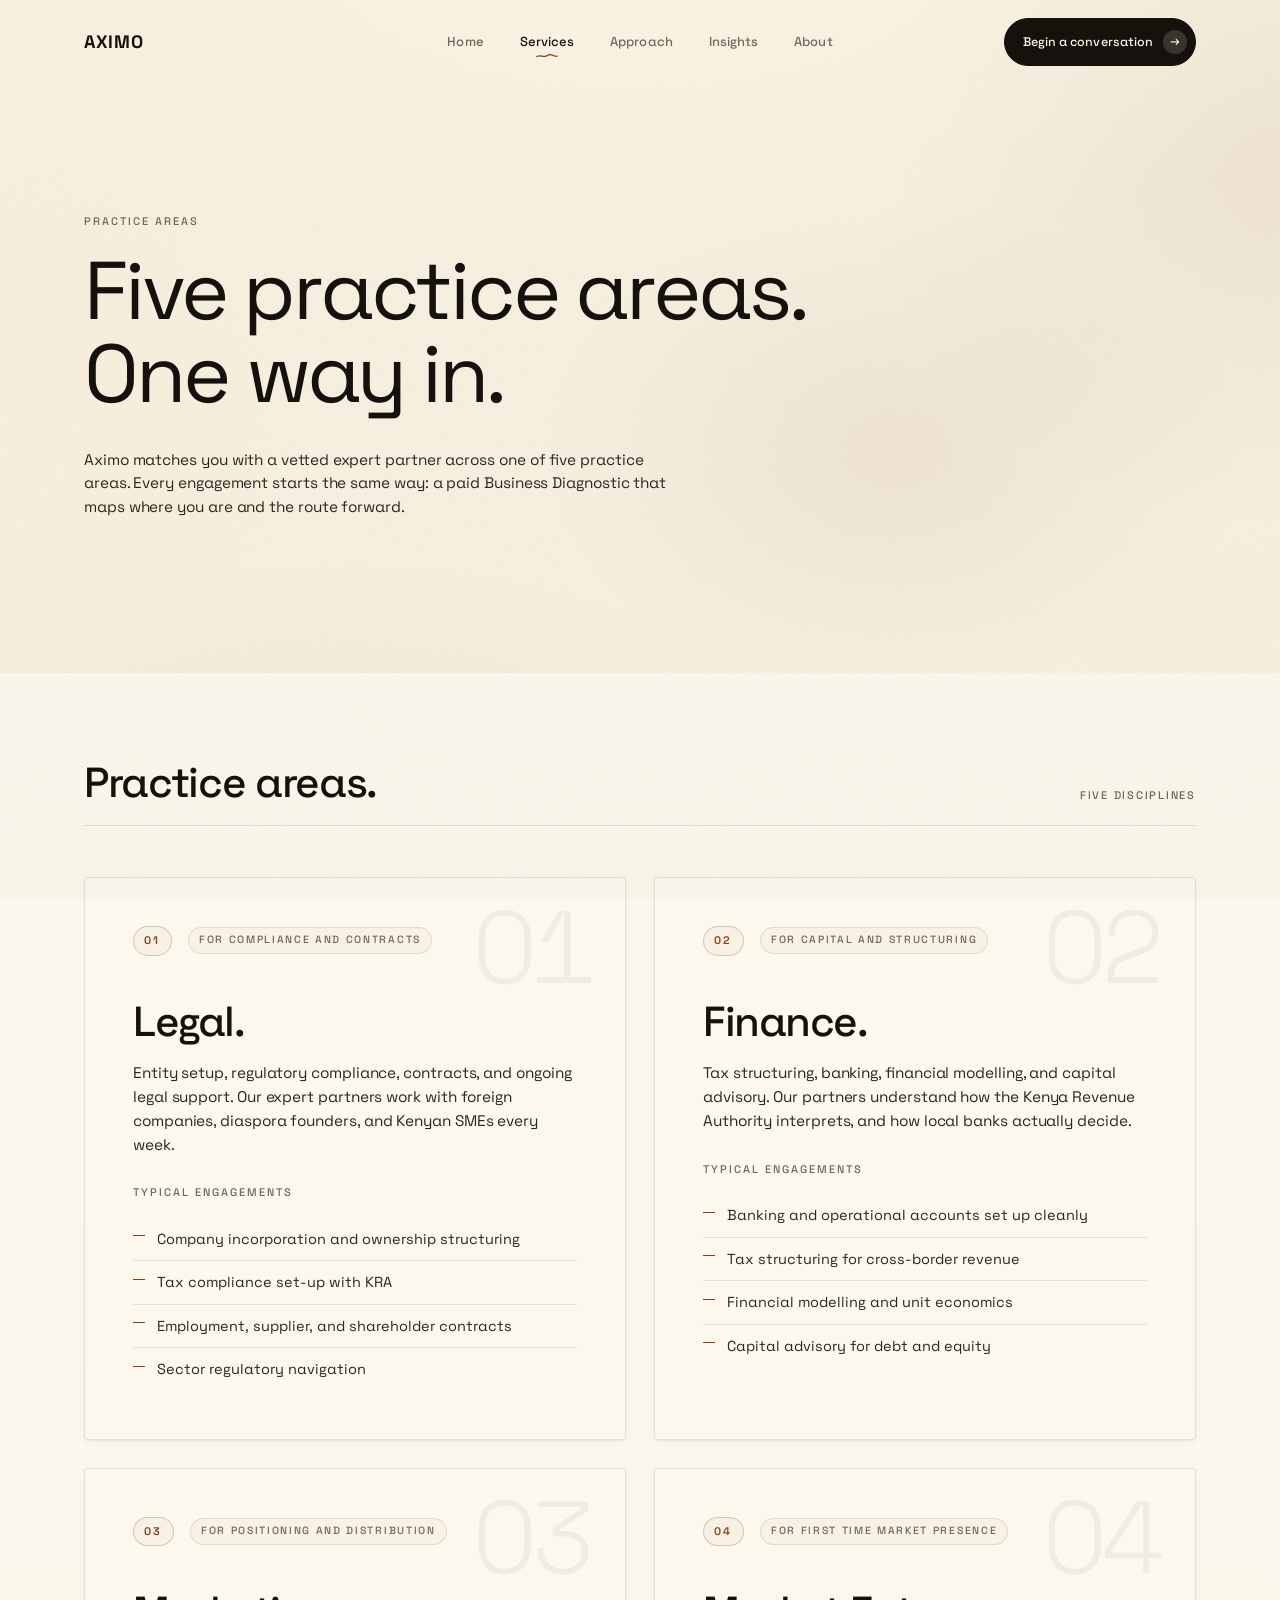
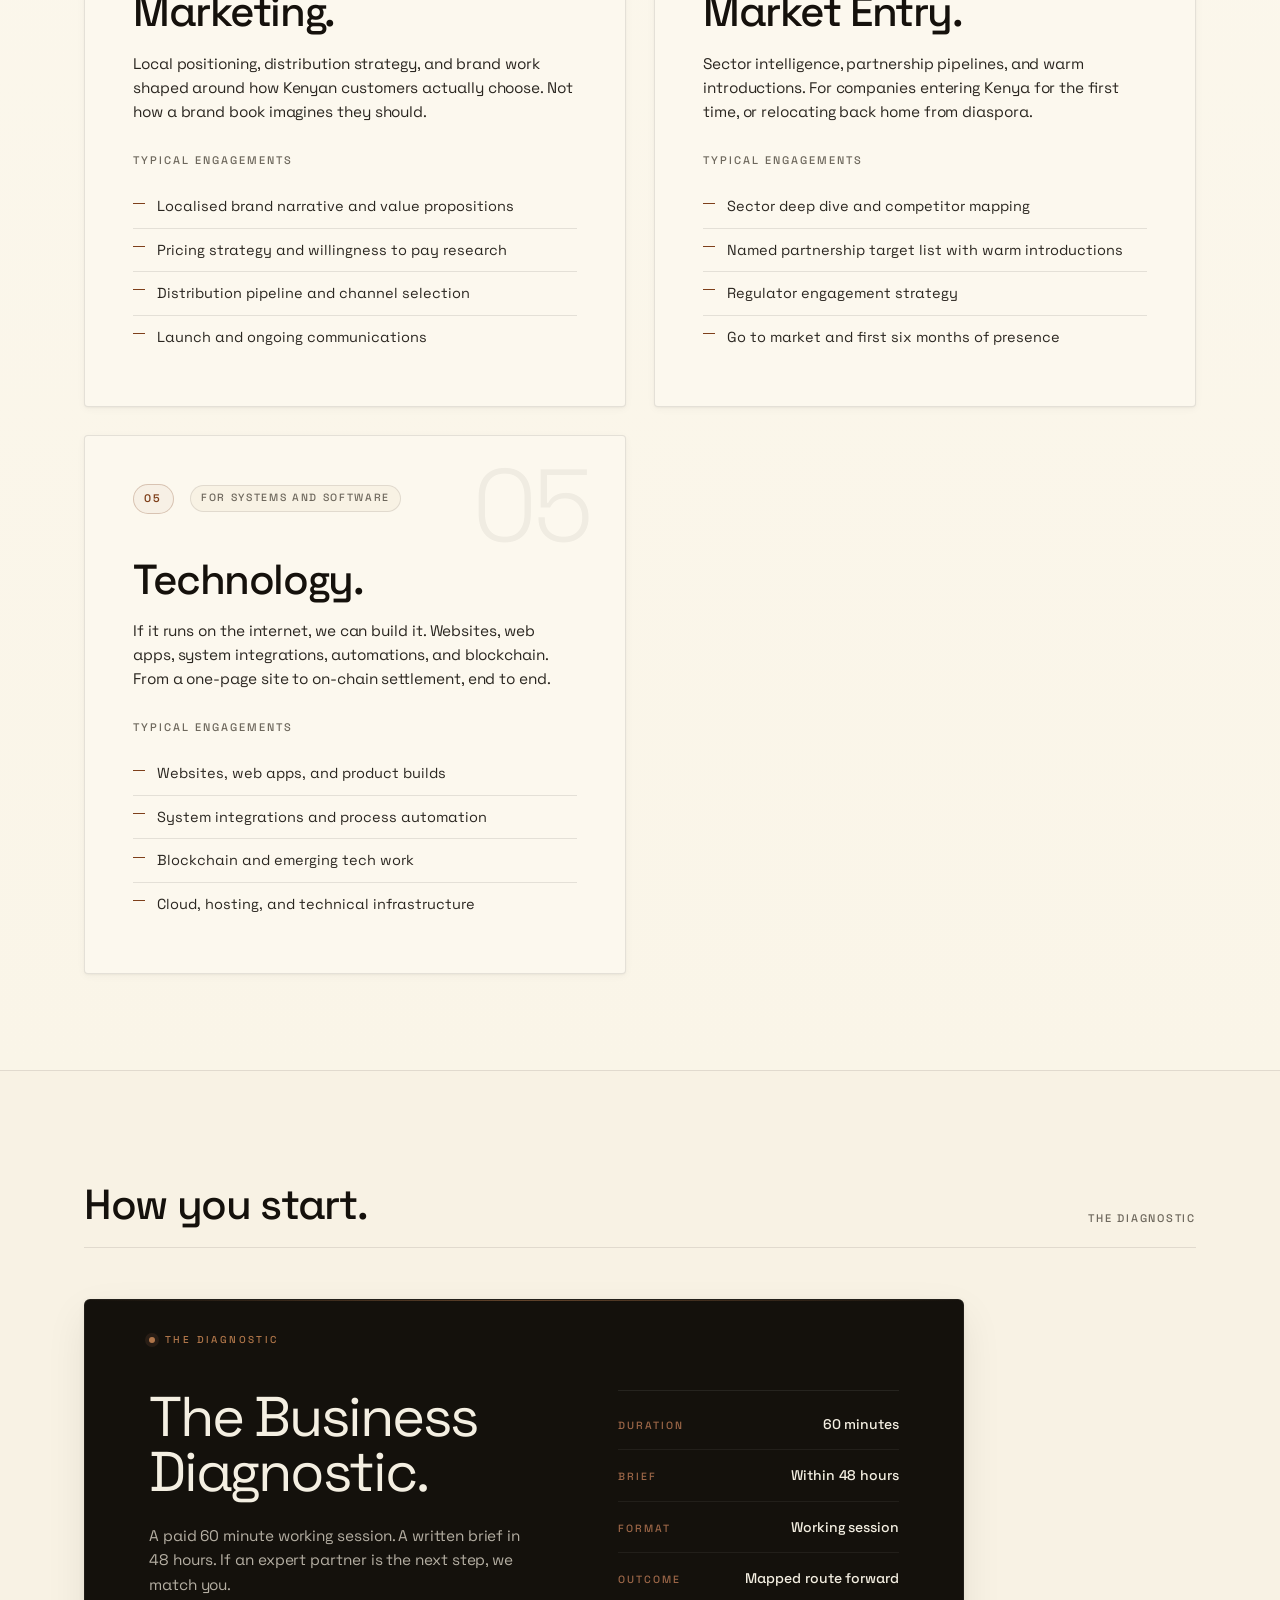
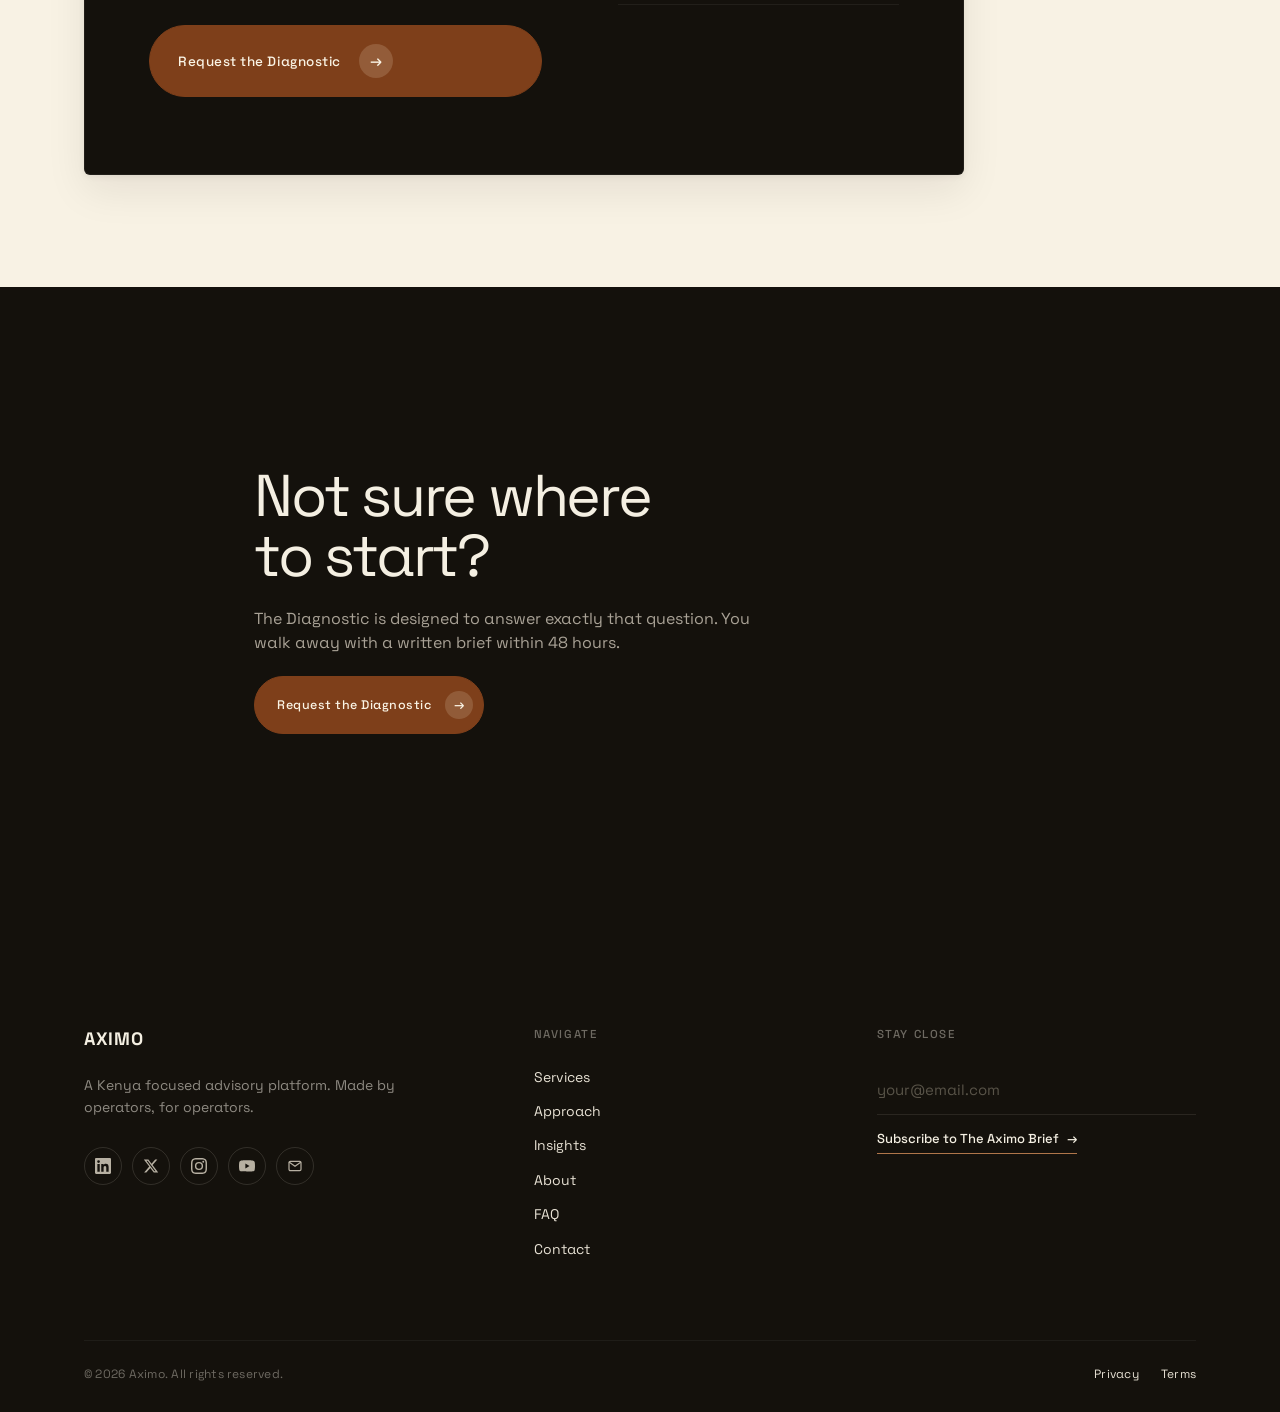
<file: services.html>
<!doctype html>
<html lang="en">
<head>
  <meta charset="utf-8" />
  <meta name="viewport" content="width=device-width, initial-scale=1, viewport-fit=cover" />
  <title>Practice areas. Aximo.</title>
  <meta name="description" content="Vetted expert partners across Legal, Finance, Marketing, Market Entry, and Technology. Engagements begin with the paid Business Diagnostic." />
  <link rel="stylesheet" href="styles.css" />
</head>
<body>
  <div data-header></div>

  <main>

    <!-- ============================================================
         HERO
         ============================================================ -->
    <section class="page-hero">
      <div class="container">
        <p class="hero__eyebrow">Practice areas</p>
        <h1 class="display" style="max-width: 16ch; margin-top: 18px;">
          Five practice areas.<br/>
          One way in.
        </h1>
        <p class="lede" style="margin-top: 32px; max-width: 60ch;">
          Aximo matches you with a vetted expert partner across one of five practice areas. Every engagement starts the same way: a paid Business Diagnostic that maps where you are and the route forward.
        </p>
      </div>
    </section>

    <!-- ============================================================
         PRACTICE AREAS — card grid
         ============================================================ -->
    <section class="svc-section tone-paper">
      <div class="container">
        <header class="section-title" style="margin-bottom: clamp(32px, 4vw, 56px);">
          <h2 class="h1">Practice areas.</h2>
          <span class="num">Five disciplines</span>
        </header>

        <div class="practice-grid">

          <article id="legal" class="practice-card" data-bignum="01">
            <header class="practice-card__head">
              <span class="practice-card__num">01</span>
              <p class="practice-card__chip">For compliance and contracts</p>
            </header>
            <h3 class="practice-card__title">Legal.</h3>
            <p class="practice-card__lede">
              Entity setup, regulatory compliance, contracts, and ongoing legal support. Our expert partners work with foreign companies, diaspora founders, and Kenyan SMEs every week.
            </p>
            <p class="practice-card__label">Typical engagements</p>
            <ul class="practice-card__list">
              <li>Company incorporation and ownership structuring</li>
              <li>Tax compliance set-up with KRA</li>
              <li>Employment, supplier, and shareholder contracts</li>
              <li>Sector regulatory navigation</li>
            </ul>
          </article>

          <article id="finance" class="practice-card" data-bignum="02">
            <header class="practice-card__head">
              <span class="practice-card__num">02</span>
              <p class="practice-card__chip">For capital and structuring</p>
            </header>
            <h3 class="practice-card__title">Finance.</h3>
            <p class="practice-card__lede">
              Tax structuring, banking, financial modelling, and capital advisory. Our partners understand how the Kenya Revenue Authority interprets, and how local banks actually decide.
            </p>
            <p class="practice-card__label">Typical engagements</p>
            <ul class="practice-card__list">
              <li>Banking and operational accounts set up cleanly</li>
              <li>Tax structuring for cross-border revenue</li>
              <li>Financial modelling and unit economics</li>
              <li>Capital advisory for debt and equity</li>
            </ul>
          </article>

          <article id="marketing" class="practice-card" data-bignum="03">
            <header class="practice-card__head">
              <span class="practice-card__num">03</span>
              <p class="practice-card__chip">For positioning and distribution</p>
            </header>
            <h3 class="practice-card__title">Marketing.</h3>
            <p class="practice-card__lede">
              Local positioning, distribution strategy, and brand work shaped around how Kenyan customers actually choose. Not how a brand book imagines they should.
            </p>
            <p class="practice-card__label">Typical engagements</p>
            <ul class="practice-card__list">
              <li>Localised brand narrative and value propositions</li>
              <li>Pricing strategy and willingness to pay research</li>
              <li>Distribution pipeline and channel selection</li>
              <li>Launch and ongoing communications</li>
            </ul>
          </article>

          <article id="market-entry" class="practice-card" data-bignum="04">
            <header class="practice-card__head">
              <span class="practice-card__num">04</span>
              <p class="practice-card__chip">For first time market presence</p>
            </header>
            <h3 class="practice-card__title">Market Entry.</h3>
            <p class="practice-card__lede">
              Sector intelligence, partnership pipelines, and warm introductions. For companies entering Kenya for the first time, or relocating back home from diaspora.
            </p>
            <p class="practice-card__label">Typical engagements</p>
            <ul class="practice-card__list">
              <li>Sector deep dive and competitor mapping</li>
              <li>Named partnership target list with warm introductions</li>
              <li>Regulator engagement strategy</li>
              <li>Go to market and first six months of presence</li>
            </ul>
          </article>

          <article id="technology" class="practice-card" data-bignum="05">
            <header class="practice-card__head">
              <span class="practice-card__num">05</span>
              <p class="practice-card__chip">For systems and software</p>
            </header>
            <h3 class="practice-card__title">Technology.</h3>
            <p class="practice-card__lede">
              If it runs on the internet, we can build it. Websites, web apps, system integrations, automations, and blockchain. From a one-page site to on-chain settlement, end to end.
            </p>
            <p class="practice-card__label">Typical engagements</p>
            <ul class="practice-card__list">
              <li>Websites, web apps, and product builds</li>
              <li>System integrations and process automation</li>
              <li>Blockchain and emerging tech work</li>
              <li>Cloud, hosting, and technical infrastructure</li>
            </ul>
          </article>

        </div>
      </div>
    </section>

    <!-- ============================================================
         HOW YOU START — the Diagnostic
         ============================================================ -->
    <section class="programs-section tone-cream">
      <div class="container">
        <header class="section-title" style="margin-bottom: clamp(32px, 4vw, 56px);">
          <h2 class="h1">How you start.</h2>
          <span class="num">The Diagnostic</span>
        </header>

        <div class="programs programs--single">

          <article class="program program--dark program--hero">
            <span class="program__seal" aria-hidden="true">
              <span class="program__seal-dot"></span>
              <span>The Diagnostic</span>
            </span>
            <div class="program__grid">
              <div class="program__main">
                <h3 class="program__title">The Business<br/>Diagnostic.</h3>
                <p class="program__lede">
                  A paid 60 minute working session. A written brief in 48 hours. If an expert partner is the next step, we match you.
                </p>
                <a href="contact.html" class="btn btn--gold btn--lg" style="margin-top: 4px;">
                  Request the Diagnostic
                  <span class="arrow" aria-hidden="true">→</span>
                </a>
              </div>
              <aside class="program__side">
                <div class="program__meta-row">
                  <span class="program__meta-label">Duration</span>
                  <span class="program__meta-val">60 minutes</span>
                </div>
                <div class="program__meta-row">
                  <span class="program__meta-label">Brief</span>
                  <span class="program__meta-val">Within 48 hours</span>
                </div>
                <div class="program__meta-row">
                  <span class="program__meta-label">Format</span>
                  <span class="program__meta-val">Working session</span>
                </div>
                <div class="program__meta-row">
                  <span class="program__meta-label">Outcome</span>
                  <span class="program__meta-val">Mapped route forward</span>
                </div>
              </aside>
            </div>
          </article>

        </div>
      </div>
    </section>

    <!-- ============================================================
         CLOSING CTA
         ============================================================ -->
    <section class="cta-band">
      <div class="container cta-band__inner">
        <h2 class="display" style="color:#F4EFE2; max-width:18ch; font-size:clamp(28px, 4.6vw, 60px); font-weight:400;">
          Not sure where<br/>to start?
        </h2>
        <p style="color:#A9A296; max-width:50ch; font-size:16px; line-height:1.55; margin:0;">The Diagnostic is designed to answer exactly that question. You walk away with a written brief within 48 hours.</p>
        <div>
          <a href="contact.html" class="btn btn--gold">
            Request the Diagnostic
            <span class="arrow" aria-hidden="true">→</span>
          </a>
        </div>
      </div>
    </section>

  </main>

  <div data-footer></div>
  <script src="partials.js"></script>

  <style>
    .hero__eyebrow {
      font-size: 11px;
      font-weight: 500;
      letter-spacing: 0.18em;
      text-transform: uppercase;
      color: var(--muted);
      margin: 0;
    }

    /* ===== Practice grid ===== */
    .svc-section {
      padding: clamp(48px, 7vw, 88px) 0 clamp(56px, 8vw, 96px);
    }
    .practice-grid {
      display: grid;
      grid-template-columns: 1fr 1fr;
      gap: clamp(20px, 2.4vw, 28px);
    }
    @media (max-width: 880px) { .practice-grid { grid-template-columns: 1fr; } }

    .practice-card {
      background: var(--paper);
      border: 1px solid var(--line);
      border-radius: 4px;
      padding: clamp(28px, 4vw, 48px);
      transition: background var(--t-fast), box-shadow var(--t-fast), border-color var(--t-fast), transform var(--t-fast);
      box-shadow: var(--shadow-sm);
      position: relative;
      overflow: hidden;
      display: flex;
      flex-direction: column;
    }
    .practice-card::before {
      content: "";
      position: absolute;
      top: 0; left: 0; right: 0;
      height: 1px;
      background: linear-gradient(90deg, transparent, var(--accent), transparent);
      opacity: 0;
      transition: opacity var(--t-fast);
    }
    .practice-card::after {
      content: attr(data-bignum);
      position: absolute;
      top: clamp(16px, 2vw, 28px);
      right: clamp(20px, 3vw, 36px);
      font-size: clamp(56px, 8vw, 112px);
      font-weight: 200;
      letter-spacing: -0.05em;
      line-height: 0.85;
      color: rgba(21,17,12,0.05);
      pointer-events: none;
      font-variant-numeric: tabular-nums;
      transition: color var(--t-fast), transform var(--t-fast);
    }
    .practice-card:hover {
      background: var(--bg-elev);
      box-shadow: var(--shadow-md);
      border-color: rgba(14,13,11,0.16);
      transform: translateY(-2px);
    }
    .practice-card:hover::before { opacity: 0.6; }
    .practice-card:hover::after { color: rgba(126,63,26,0.10); transform: translateY(-2px); }
    .practice-card:target {
      box-shadow: var(--shadow-lg);
      border-color: rgba(132, 63, 26, 0.4);
    }
    .practice-card:target::before { opacity: 1; }

    .practice-card__head {
      display: flex;
      align-items: center;
      gap: 16px;
      margin-bottom: clamp(32px, 4vw, 44px);
      flex-wrap: wrap;
      position: relative;
      z-index: 1;
    }
    .practice-card__num {
      font-size: 11px;
      letter-spacing: 0.22em;
      color: var(--accent);
      font-weight: 600;
      padding: 5px 10px;
      border: 1px solid rgba(126, 63, 26, 0.25);
      border-radius: 999px;
      background: rgba(126, 63, 26, 0.04);
    }
    .practice-card__chip {
      font-size: 10.5px;
      letter-spacing: 0.16em;
      text-transform: uppercase;
      color: var(--muted);
      font-weight: 500;
      margin: 0;
      padding: 4px 10px;
      background: var(--bg);
      border-radius: 999px;
      border: 1px solid var(--line);
    }
    .practice-card__title {
      font-size: clamp(28px, 4vw, 42px);
      font-weight: 500;
      letter-spacing: -0.034em;
      line-height: 1.04;
      margin: 0 0 18px;
      color: var(--ink);
    }
    .practice-card__lede {
      font-size: clamp(15px, 1.2vw, 17px);
      line-height: 1.55;
      color: var(--ink-soft);
      margin: 0 0 28px;
      max-width: 48ch;
      letter-spacing: -0.005em;
    }
    .practice-card__label {
      font-size: 11px;
      letter-spacing: 0.18em;
      text-transform: uppercase;
      color: var(--muted);
      font-weight: 500;
      margin: 0 0 16px;
    }
    .practice-card__list {
      list-style: none;
      padding: 0;
      margin: 0;
    }
    .practice-card__list li {
      position: relative;
      padding-left: 24px;
      font-size: 14.5px;
      color: var(--ink-soft);
      line-height: 1.55;
      padding-top: 10px;
      padding-bottom: 10px;
      border-bottom: 1px solid var(--line);
    }
    .practice-card__list li:last-child { border-bottom: 0; }
    .practice-card__list li::before {
      content: "";
      position: absolute;
      left: 0;
      top: 1.2em;
      width: 12px;
      height: 1px;
      background: var(--accent);
    }

    /* ===== Programs ===== */
    .programs-section {
      padding: clamp(64px, 9vw, 112px) 0;
      border-top: 1px solid var(--line);
    }
    .programs {
      display: grid;
      grid-template-columns: 1fr 1fr;
      gap: clamp(20px, 2.4vw, 28px);
    }
    @media (max-width: 880px) { .programs { grid-template-columns: 1fr; } }
    .programs--single { grid-template-columns: 1fr; max-width: 880px; }

    .program {
      background: var(--paper);
      border: 1px solid var(--line);
      border-radius: 6px;
      padding: clamp(32px, 4.5vw, 56px);
      box-shadow: var(--shadow-sm);
      transition: box-shadow var(--t-fast);
      display: flex;
      flex-direction: column;
      gap: 22px;
    }
    .program:hover { box-shadow: var(--shadow-md); }

    .program--dark { background: var(--dark-bg); border-color: rgba(255,255,255,0.06); position: relative; overflow: hidden; color: #E7E1D4; }
    .program--dark::before {
      content: "";
      position: absolute;
      top: 0; left: 0; right: 0;
      height: 1px;
      background: linear-gradient(90deg, transparent, var(--accent-soft), transparent);
      opacity: 0.5;
    }

    /* Hero diagnostic card */
    .program--hero {
      padding: clamp(56px, 7vw, 96px) clamp(32px, 5vw, 72px) clamp(48px, 6vw, 80px);
      box-shadow: var(--shadow-lg);
    }
    .program__seal {
      position: absolute;
      top: clamp(20px, 2.5vw, 32px);
      left: clamp(32px, 5vw, 72px);
      display: inline-flex;
      align-items: center;
      gap: 10px;
      font-size: 10px;
      letter-spacing: 0.24em;
      text-transform: uppercase;
      color: var(--accent-soft);
      font-weight: 500;
    }
    .program__seal-dot {
      width: 6px; height: 6px; border-radius: 999px; background: var(--accent-soft);
      box-shadow: 0 0 0 4px rgba(180,118,82,0.12);
    }
    .program__grid {
      display: grid;
      grid-template-columns: 1.4fr 1fr;
      gap: clamp(40px, 6vw, 80px);
      align-items: start;
    }
    @media (max-width: 900px) {
      .program__grid { grid-template-columns: 1fr; gap: 40px; }
    }
    .program__main { display: flex; flex-direction: column; gap: 24px; }
    .program__side {
      display: flex;
      flex-direction: column;
      gap: 0;
      padding-top: 8px;
      border-top: 1px solid rgba(255,255,255,0.08);
    }
    .program__meta-row {
      display: flex;
      justify-content: space-between;
      align-items: baseline;
      gap: 16px;
      padding: 14px 0;
      border-bottom: 1px solid rgba(255,255,255,0.06);
    }
    .program__meta-label {
      font-size: 10.5px;
      letter-spacing: 0.18em;
      text-transform: uppercase;
      color: rgba(180, 118, 82, 0.85);
      font-weight: 500;
    }
    .program__meta-val {
      font-size: 14px;
      color: #F4EFE2;
      font-weight: 500;
      letter-spacing: -0.005em;
    }
    .program--hero .program__list { margin-top: 24px; }
    .program--hero .program__num {
      font-size: 11px;
      letter-spacing: 0.22em;
      color: var(--accent-soft);
      font-weight: 600;
      padding: 5px 10px;
      border: 1px solid rgba(180, 118, 82, 0.28);
      border-radius: 999px;
      background: rgba(180, 118, 82, 0.06);
    }
    .program--hero .program__chip {
      color: rgba(247, 240, 222, 0.85);
      border-color: rgba(255,255,255,0.12);
      background: rgba(255,255,255,0.04);
    }
    .program--hero .program__title {
      color: #F4EFE2;
      font-size: clamp(34px, 5vw, 56px);
      font-weight: 400;
      line-height: 0.98;
      letter-spacing: -0.04em;
    }
    .program--hero .program__lede { color: #B5AFA3; max-width: 48ch; }

    .program__head {
      display: flex;
      align-items: center;
      gap: 14px;
      flex-wrap: wrap;
    }
    .program__num {
      font-size: 11px;
      letter-spacing: 0.22em;
      color: var(--accent);
      font-weight: 600;
    }
    .program--dark .program__num { color: var(--accent-soft); }
    .program__chip {
      font-size: 10.5px;
      letter-spacing: 0.16em;
      text-transform: uppercase;
      color: var(--muted);
      font-weight: 500;
      margin: 0;
      padding: 4px 10px;
      background: var(--bg);
      border-radius: 999px;
      border: 1px solid var(--line);
    }
    .program--dark .program__chip { background: rgba(255,255,255,0.03); }

    .program__title {
      font-size: clamp(28px, 4vw, 40px);
      font-weight: 500;
      letter-spacing: -0.034em;
      line-height: 1.04;
      margin: 0;
      color: var(--ink);
    }
    .program__lede {
      font-size: clamp(15px, 1.2vw, 17px);
      line-height: 1.6;
      color: var(--ink-soft);
      margin: 0;
      max-width: 48ch;
      letter-spacing: -0.005em;
    }
    .program__list {
      list-style: none;
      padding: 0;
      margin: 12px 0 0;
    }
    .program__list li {
      position: relative;
      padding-left: 24px;
      font-size: 14.5px;
      color: var(--ink-soft);
      line-height: 1.55;
      padding-top: 10px;
      padding-bottom: 10px;
      border-bottom: 1px solid var(--line);
    }
    .program__list li:last-child { border-bottom: 0; }
    .program__list li::before {
      content: "";
      position: absolute;
      left: 0;
      top: 1.2em;
      width: 12px;
      height: 1px;
      background: var(--accent);
    }
    .program__list--dark li { color: #B5AFA3; border-bottom-color: rgba(255,255,255,0.06); }
    .program__list--dark li::before { background: var(--accent-soft); }
    .program__cta-dark { color: #F4EFE2; border-bottom-color: rgba(180, 118, 82, 0.5); }
    .program__cta-dark:hover { border-bottom-color: var(--accent-soft); }
  </style>
</body>
</html>
</file>
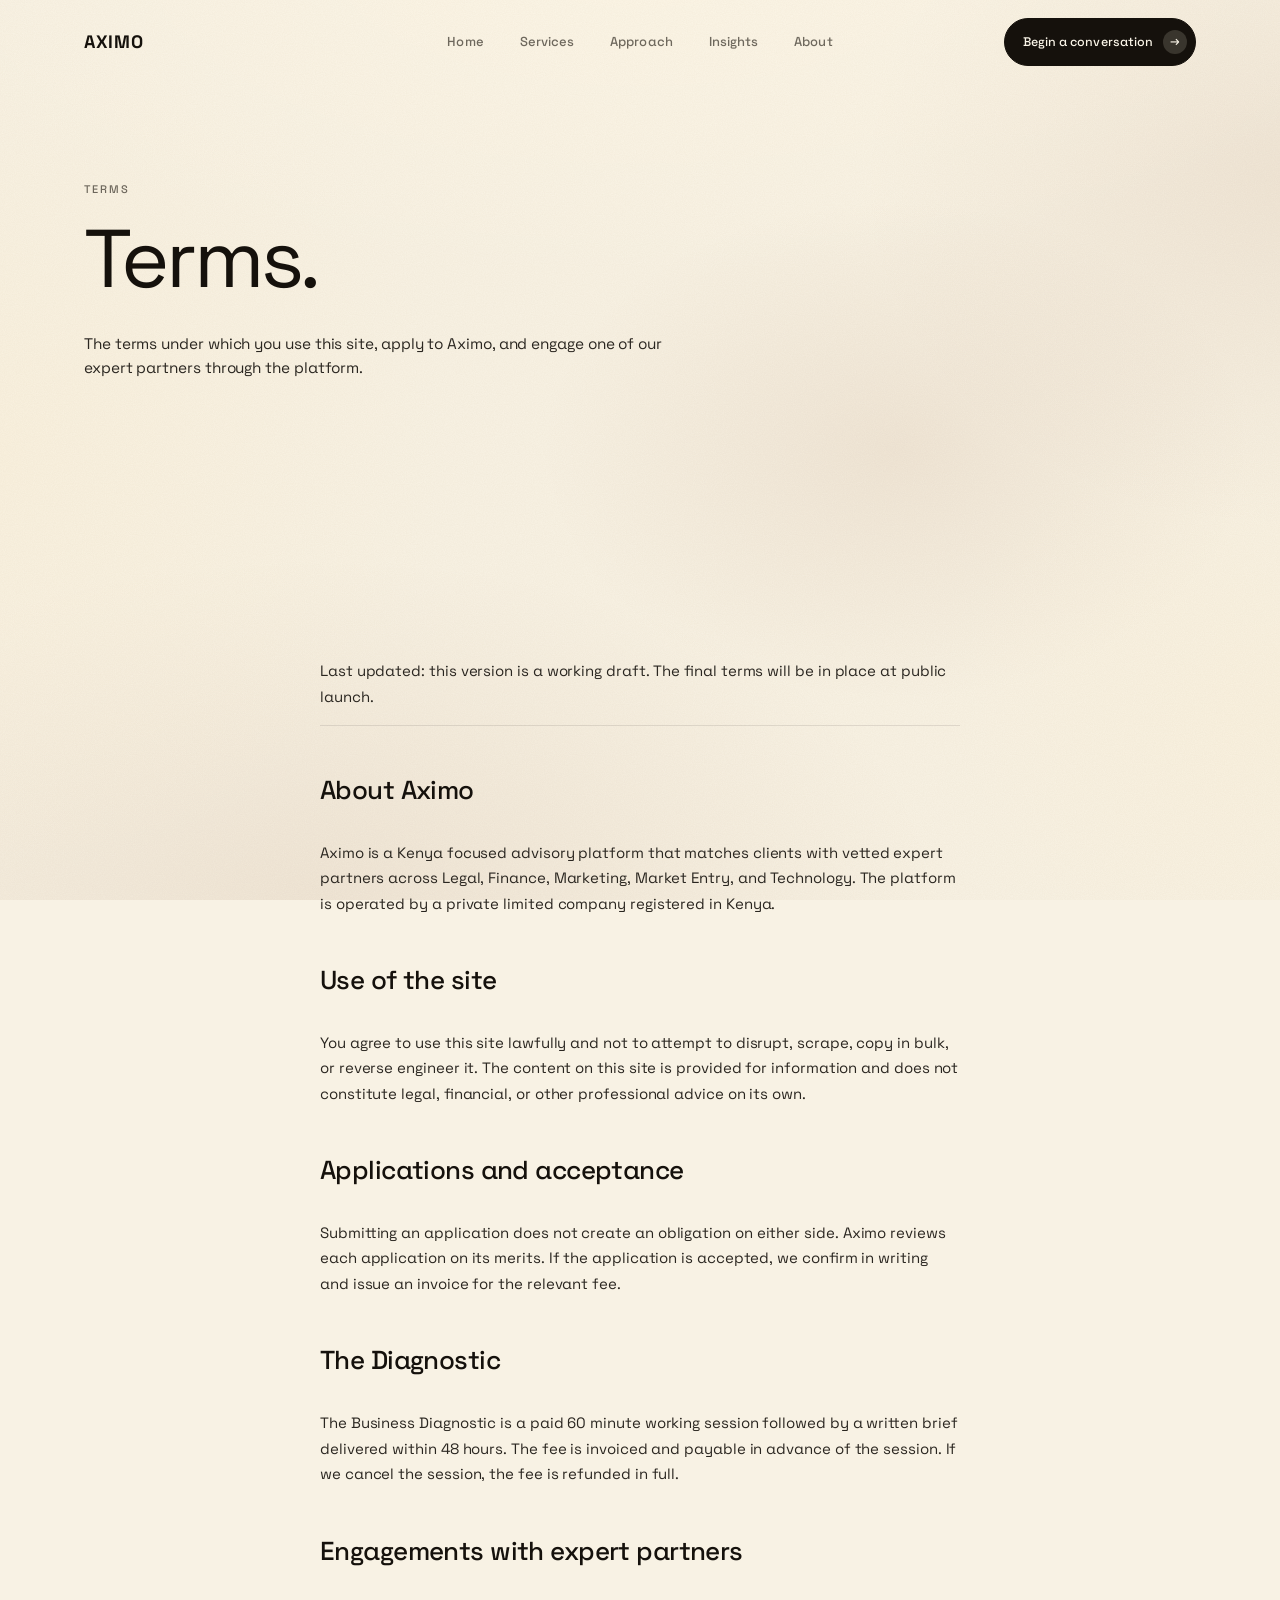
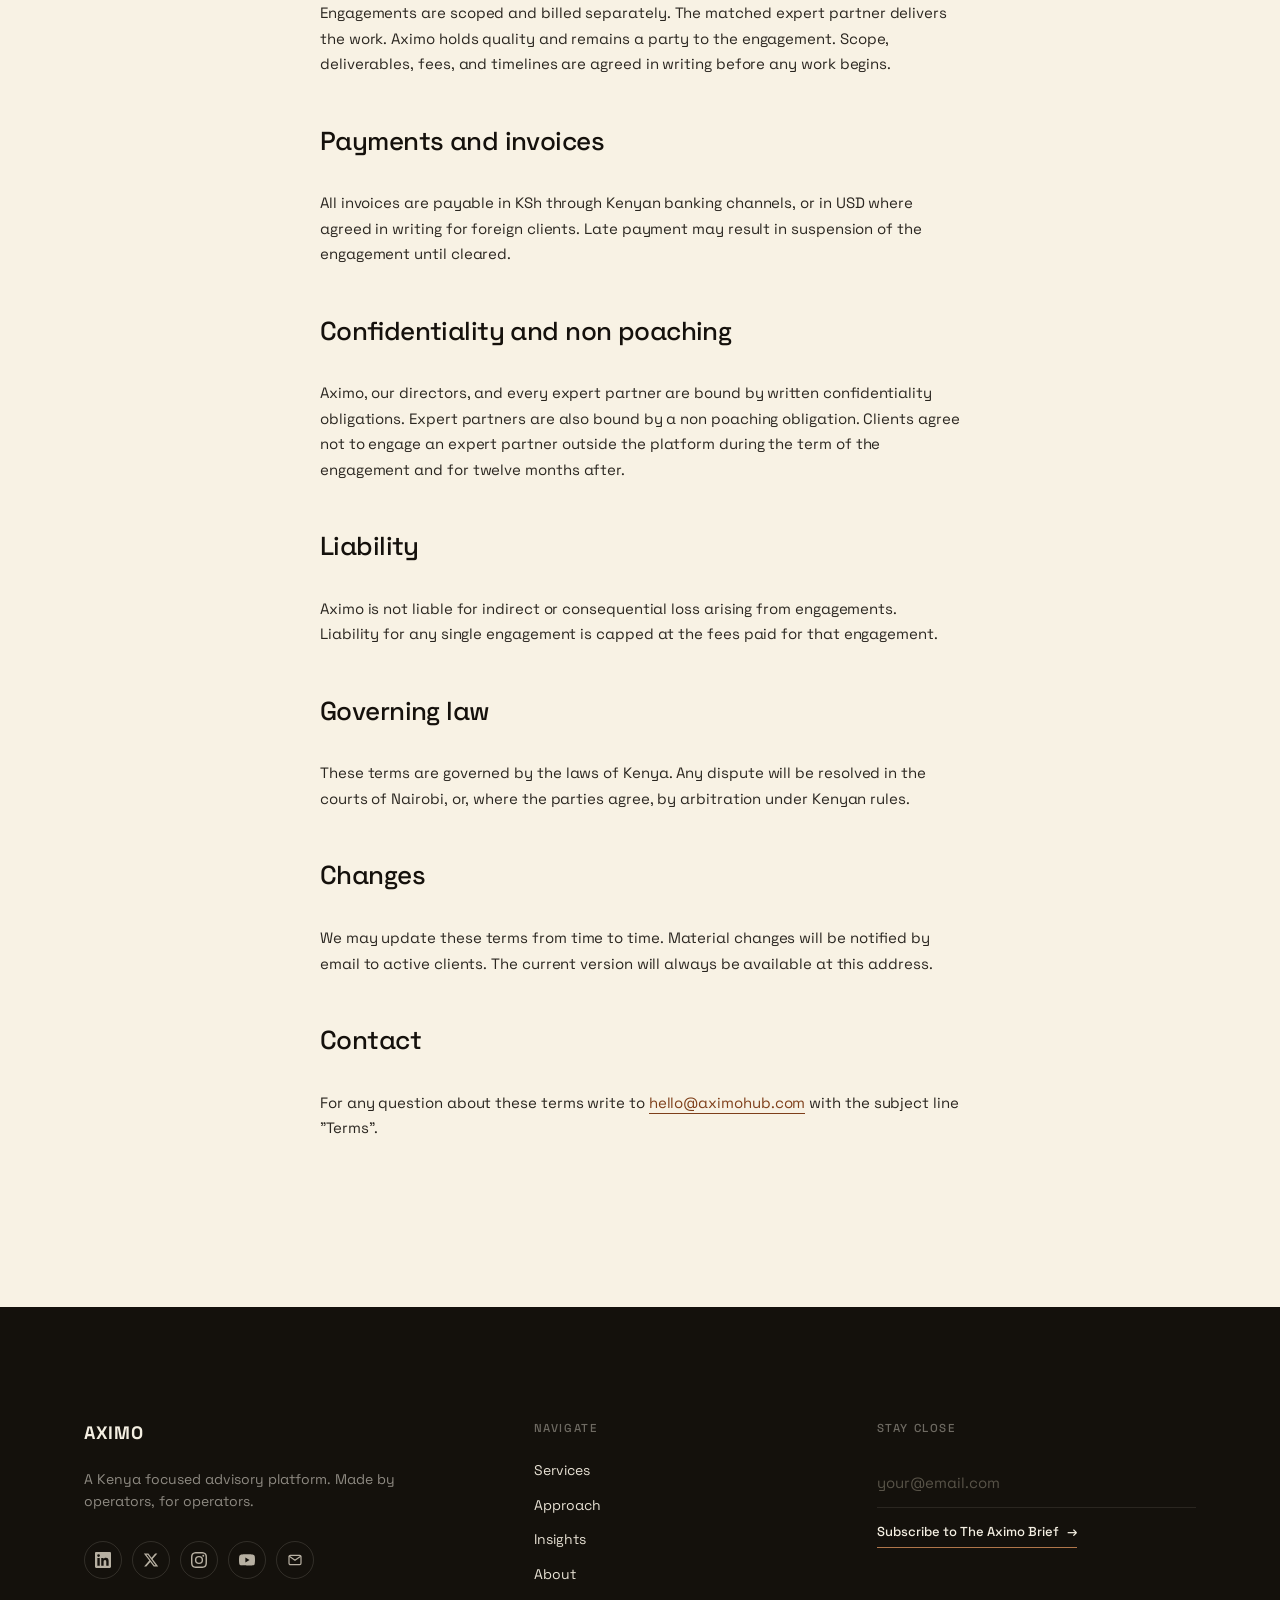
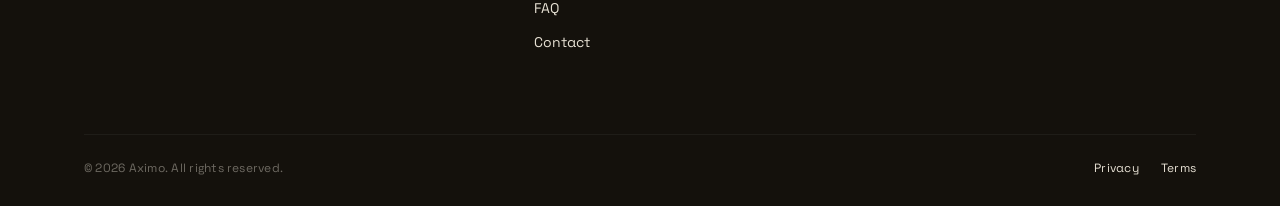
<file: terms.html>
<!doctype html>
<html lang="en">
<head>
  <meta charset="utf-8" />
  <meta name="viewport" content="width=device-width, initial-scale=1, viewport-fit=cover" />
  <title>Terms. Aximo.</title>
  <meta name="description" content="Terms of use for the Aximo platform, applications, and engagements." />
  <link rel="stylesheet" href="styles.css" />
</head>
<body>
  <div data-header></div>

  <main>

    <section class="page-hero">
      <div class="container">
        <p class="hero__eyebrow">Terms</p>
        <h1 class="display" style="max-width:18ch; margin-top:18px;">Terms.</h1>
        <p class="lede" style="margin-top:32px; max-width:58ch;">
          The terms under which you use this site, apply to Aximo, and engage one of our expert partners through the platform.
        </p>
      </div>
    </section>

    <section class="section">
      <div class="container">
        <article class="policy">

          <p class="policy__meta">Last updated: this version is a working draft. The final terms will be in place at public launch.</p>

          <h2 class="policy__h2">About Aximo</h2>
          <p>Aximo is a Kenya focused advisory platform that matches clients with vetted expert partners across Legal, Finance, Marketing, Market Entry, and Technology. The platform is operated by a private limited company registered in Kenya.</p>

          <h2 class="policy__h2">Use of the site</h2>
          <p>You agree to use this site lawfully and not to attempt to disrupt, scrape, copy in bulk, or reverse engineer it. The content on this site is provided for information and does not constitute legal, financial, or other professional advice on its own.</p>

          <h2 class="policy__h2">Applications and acceptance</h2>
          <p>Submitting an application does not create an obligation on either side. Aximo reviews each application on its merits. If the application is accepted, we confirm in writing and issue an invoice for the relevant fee.</p>

          <h2 class="policy__h2">The Diagnostic</h2>
          <p>The Business Diagnostic is a paid 60 minute working session followed by a written brief delivered within 48 hours. The fee is invoiced and payable in advance of the session. If we cancel the session, the fee is refunded in full.</p>

          <h2 class="policy__h2">Engagements with expert partners</h2>
          <p>Engagements are scoped and billed separately. The matched expert partner delivers the work. Aximo holds quality and remains a party to the engagement. Scope, deliverables, fees, and timelines are agreed in writing before any work begins.</p>

          <h2 class="policy__h2">Payments and invoices</h2>
          <p>All invoices are payable in KSh through Kenyan banking channels, or in USD where agreed in writing for foreign clients. Late payment may result in suspension of the engagement until cleared.</p>

          <h2 class="policy__h2">Confidentiality and non poaching</h2>
          <p>Aximo, our directors, and every expert partner are bound by written confidentiality obligations. Expert partners are also bound by a non poaching obligation. Clients agree not to engage an expert partner outside the platform during the term of the engagement and for twelve months after.</p>

          <h2 class="policy__h2">Liability</h2>
          <p>Aximo is not liable for indirect or consequential loss arising from engagements. Liability for any single engagement is capped at the fees paid for that engagement.</p>

          <h2 class="policy__h2">Governing law</h2>
          <p>These terms are governed by the laws of Kenya. Any dispute will be resolved in the courts of Nairobi, or, where the parties agree, by arbitration under Kenyan rules.</p>

          <h2 class="policy__h2">Changes</h2>
          <p>We may update these terms from time to time. Material changes will be notified by email to active clients. The current version will always be available at this address.</p>

          <h2 class="policy__h2">Contact</h2>
          <p>For any question about these terms write to <a class="policy__link" href="mailto:hello@aximohub.com">hello@aximohub.com</a> with the subject line "Terms".</p>

        </article>
      </div>
    </section>

  </main>

  <div data-footer></div>
  <script src="partials.js"></script>

  <style>
    .hero__eyebrow {
      font-size: 11px;
      font-weight: 500;
      letter-spacing: 0.18em;
      text-transform: uppercase;
      color: var(--muted);
      margin: 0;
    }
    .page-hero {
      padding-top: clamp(48px, 8vw, 96px);
      padding-bottom: clamp(56px, 9vw, 112px);
    }

    .policy {
      max-width: 64ch;
      margin: 0 auto;
      display: grid;
      gap: 28px;
    }
    .policy__meta {
      font-size: 12px;
      color: var(--muted);
      letter-spacing: 0.04em;
      margin: 0 0 8px;
      padding-bottom: 16px;
      border-bottom: 1px solid var(--line);
    }
    .policy__h2 {
      font-size: clamp(20px, 2.4vw, 26px);
      font-weight: 500;
      letter-spacing: -0.022em;
      color: var(--ink);
      margin: 16px 0 0;
    }
    .policy p {
      font-size: 15px;
      line-height: 1.7;
      color: var(--ink-soft);
      margin: 0;
      letter-spacing: -0.005em;
    }
    .policy__link {
      color: var(--accent);
      border-bottom: 1px solid currentColor;
      padding-bottom: 1px;
    }
  </style>
</body>
</html>
</file>
<file: styles.css>
/* ============================================================
   Aximo , design system
   Type: Onest (300–700) , modern grotesque, world-class
   ============================================================ */

@import url('https://fonts.googleapis.com/css2?family=Space+Grotesk:wght@300;400;500;600;700&display=swap');

:root {
  /* Palette , warm cream, deep ink, refined brass accent */
  /* Palette — warm vellum cream, refined heritage cognac */
  --bg: #F8F2E4;
  --bg-elev: #FAF5E8;
  --paper: #FCF8EE;
  --ink: #15110C;
  --ink-soft: #2A2620;
  --muted: #6E685D;
  --muted-2: #9C9484;
  --line: rgba(21, 17, 12, 0.10);
  --line-soft: rgba(21, 17, 12, 0.06);
  --shadow-sm: 0 1px 2px rgba(21,17,12,0.04), 0 2px 8px rgba(21,17,12,0.04);
  --shadow-md: 0 1px 2px rgba(21,17,12,0.05), 0 8px 24px rgba(21,17,12,0.06);
  --shadow-lg: 0 2px 6px rgba(21,17,12,0.06), 0 16px 40px rgba(21,17,12,0.08);
  --accent: #7E3F1A;
  --accent-soft: #B0764A;
  --ember: #4E2710;
  --dark-bg: #14110C;
  --paint-tint: rgba(126, 63, 26, 0.07);
  --paint-glow: rgba(255, 248, 232, 0.6);
  --paint-soft: rgba(250, 240, 218, 0.5);

  /* Aliases for legacy refs */
  --serif: var(--sans);
  --mono: var(--sans);
  --brass: var(--accent);
  --brass-soft: var(--accent-soft);

  --sans: "Space Grotesk", -apple-system, BlinkMacSystemFont, "Helvetica Neue", Arial, sans-serif;

  --container: 1240px;
  --container-wide: 1480px;
  --pad: clamp(16px, 5vw, 80px);

  --t-fast: 180ms cubic-bezier(.2,.7,.3,1);
  --t-base: 320ms cubic-bezier(.2,.7,.3,1);
}

* { box-sizing: border-box; }

html, body {
  margin: 0;
  padding: 0;
  background: var(--bg);
  color: var(--ink);
  font-family: var(--sans);
  font-size: 15px;
  line-height: 1.6;
  -webkit-font-smoothing: antialiased;
  -moz-osx-font-smoothing: grayscale;
  text-rendering: optimizeLegibility;
  font-feature-settings: "kern", "liga", "ss01", "ss02";
}
body {
  overflow-x: hidden;
  position: relative;
  background:
    radial-gradient(ellipse 100% 60% at 50% -5%, var(--paint-glow), transparent 60%),
    radial-gradient(ellipse 55% 65% at 100% 20%, var(--paint-tint), transparent 60%),
    radial-gradient(ellipse 50% 70% at 0% 50%, var(--paint-soft), transparent 70%),
    radial-gradient(ellipse 70% 55% at 25% 100%, var(--paint-tint), transparent 70%),
    radial-gradient(ellipse 40% 50% at 100% 80%, var(--paint-soft), transparent 70%),
    radial-gradient(ellipse 35% 35% at 70% 50%, var(--paint-tint), transparent 80%),
    var(--bg);
  background-attachment: fixed;
  min-height: 100vh;
}
body::after {
  content: "";
  position: fixed;
  inset: 0;
  pointer-events: none;
  z-index: 1;
  background-image: url("data:image/svg+xml;utf8,<svg xmlns='http://www.w3.org/2000/svg' width='220' height='220' viewBox='0 0 220 220'><filter id='n'><feTurbulence type='fractalNoise' baseFrequency='0.9' numOctaves='2' seed='7'/><feColorMatrix values='0 0 0 0 0.38 0 0 0 0 0.26 0 0 0 0 0.14 0 0 0 0.85 0'/></filter><rect width='100%' height='100%' filter='url(%23n)'/></svg>");
  opacity: 0.075;
  mix-blend-mode: multiply;
}
body.is-locked { overflow: hidden; }

a { color: inherit; text-decoration: none; }
img, svg { display: block; max-width: 100%; }
button { font: inherit; color: inherit; background: none; border: 0; cursor: pointer; }
em, i { font-style: normal; }

::selection { background: var(--ink); color: var(--bg); }

/* ====== Layout ====== */
.container {
  width: 100%;
  max-width: var(--container);
  margin: 0 auto;
  padding-left: var(--pad);
  padding-right: var(--pad);
}

.section { padding: clamp(96px, 13vw, 184px) 0; position: relative; }
.section--tight { padding: clamp(64px, 8vw, 112px) 0; }

.rule { height: 1px; background: var(--line); border: 0; margin: 0; }

/* ====== Typography ====== */
.display {
  font-family: var(--sans);
  font-weight: 400;
  letter-spacing: -0.038em;
  line-height: 1.02;
  color: var(--ink);
  margin: 0;
  font-size: clamp(34px, 6.4vw, 84px);
  text-wrap: balance;
}

.h1 {
  font-weight: 500;
  letter-spacing: -0.032em;
  line-height: 1.05;
  margin: 0;
  font-size: clamp(24px, 3.6vw, 42px);
  text-wrap: balance;
}

.h2 {
  font-weight: 500;
  letter-spacing: -0.026em;
  line-height: 1.1;
  margin: 0;
  font-size: clamp(22px, 2.8vw, 32px);
  text-wrap: balance;
}

.h3 {
  font-weight: 500;
  letter-spacing: -0.02em;
  line-height: 1.22;
  margin: 0;
  font-size: clamp(16px, 1.4vw, 18px);
}

.lede {
  font-size: clamp(15px, 1.2vw, 17px);
  line-height: 1.55;
  color: var(--ink-soft);
  font-weight: 400;
  max-width: 62ch;
  margin: 0;
  text-wrap: pretty;
  letter-spacing: -0.005em;
}

.body { color: var(--ink-soft); max-width: 64ch; }
.muted { color: var(--muted); }

.eyebrow {
  font-size: 11px;
  font-weight: 500;
  letter-spacing: 0.16em;
  text-transform: uppercase;
  color: var(--muted);
}

.section-title {
  display: flex;
  align-items: flex-end;
  gap: 32px;
  flex-wrap: wrap;
  justify-content: space-between;
  margin-bottom: clamp(48px, 6vw, 80px);
  padding-bottom: 20px;
  border-bottom: 1px solid var(--line);
}
.section-title .num {
  font-size: 11px;
  letter-spacing: 0.16em;
  text-transform: uppercase;
  color: var(--muted);
  font-weight: 500;
}

/* ====== Buttons ====== */
.btn {
  display: inline-flex;
  align-items: center;
  gap: 14px;
  padding: 14px 10px 14px 22px;
  font-size: 12.5px;
  font-weight: 500;
  letter-spacing: 0.04em;
  border-radius: 999px;
  transition: background var(--t-fast), color var(--t-fast), border-color var(--t-fast), transform var(--t-fast), box-shadow var(--t-fast);
  white-space: nowrap;
  position: relative;
}
.btn .arrow {
  display: inline-flex;
  align-items: center;
  justify-content: center;
  width: 28px;
  height: 28px;
  border-radius: 999px;
  background: rgba(250, 240, 218, 0.16);
  font-size: 13px;
  transition: transform var(--t-fast), background var(--t-fast);
}
.btn:hover .arrow { transform: translateX(4px); background: rgba(250, 240, 218, 0.26); }
.btn--primary { background: var(--ink); color: var(--bg-elev); border: 1px solid var(--ink); }
.btn--primary:hover { background: #000; box-shadow: 0 8px 24px rgba(21,17,12,0.18); transform: translateY(-1px); }
.btn--ghost { background: transparent; color: var(--ink); border: 1px solid rgba(21,17,12,0.22); padding-right: 14px; gap: 12px; }
.btn--ghost .arrow { background: rgba(21,17,12,0.05); color: var(--ink); width: 22px; height: 22px; font-size: 12px; }
.btn--ghost:hover { border-color: var(--ink); background: rgba(21,17,12,0.04); }
.btn--ghost:hover .arrow { background: var(--ink); color: var(--bg); }
.btn--gold { background: var(--accent); color: #FAF4E5; border: 1px solid var(--accent); }
.btn--gold:hover { background: #5E2E12; border-color: #5E2E12; box-shadow: 0 8px 24px rgba(126,63,26,0.28); transform: translateY(-1px); }
.btn--lg { padding: 18px 14px 18px 28px; font-size: 13.5px; gap: 18px; }
.btn--lg .arrow { width: 34px; height: 34px; font-size: 15px; }

.tlink {
  font-size: 14px;
  font-weight: 500;
  display: inline-flex;
  align-items: center;
  gap: 8px;
  color: var(--ink);
  border-bottom: 1px solid rgba(21,17,12,0.18);
  padding-bottom: 4px;
  transition: border-color var(--t-fast), gap var(--t-fast);
}
.tlink:hover { border-color: var(--ink); gap: 12px; }

/* ====== Header / Navbar ====== */
.site-header {
  position: sticky;
  top: 0;
  z-index: 60;
  background: transparent;
  transition: background var(--t-base), border-color var(--t-base);
  border-bottom: 1px solid transparent;
}
.site-header.is-compact {
  background: rgba(248, 242, 228, 0.82);
  backdrop-filter: saturate(150%) blur(18px);
  -webkit-backdrop-filter: saturate(150%) blur(18px);
  border-bottom-color: var(--line);
}

.header-inner {
  display: grid;
  grid-template-columns: 1fr auto 1fr;
  align-items: center;
  gap: 24px;
  padding-top: 18px;
  padding-bottom: 18px;
  transition: padding var(--t-base);
}
.site-header.is-compact .header-inner {
  padding-top: 12px;
  padding-bottom: 12px;
}

.logo {
  display: inline-flex;
  align-items: center;
  gap: 10px;
  justify-self: start;
}
.logo__mark { display: none; }

.logo__name {
  font-size: 18px;
  font-weight: 800;
  letter-spacing: 0.04em;
  color: var(--ink);
  text-transform: uppercase;
  padding-right: 4px;
}

.nav {
  display: flex;
  gap: 4px;
  align-items: center;
  justify-self: center;
}
.nav a {
  font-size: 13px;
  font-weight: 500;
  color: var(--muted);
  padding: 9px 16px;
  border-radius: 999px;
  transition: color var(--t-fast), background var(--t-fast);
  position: relative;
  letter-spacing: 0.005em;
}
.nav a:hover { color: var(--ink); background: rgba(21,17,12,0.04); }
.nav a.is-active {
  color: var(--ink);
}
.nav a.is-active::after {
  content: "";
  position: absolute;
  left: 50%;
  bottom: 2px;
  transform: translateX(-50%);
  width: 22px;
  height: 6px;
  background: url("data:image/svg+xml;utf8,<svg xmlns='http://www.w3.org/2000/svg' viewBox='0 0 60 10' preserveAspectRatio='none'><path d='M2 6 C 12 2, 22 9, 32 4 S 52 8, 58 5' stroke='%237E3F1A' stroke-width='2.2' fill='none' stroke-linecap='round'/></svg>") no-repeat center / 100% 100%;
}

/* Hand-drawn highlight under emphasised words */
.scribble {
  position: relative;
  display: inline-block;
  white-space: nowrap;
}
.scribble::after {
  content: "";
  position: absolute;
  left: -1%;
  right: -1%;
  bottom: -0.04em;
  height: 0.22em;
  background: url("data:image/svg+xml;utf8,<svg xmlns='http://www.w3.org/2000/svg' viewBox='0 0 240 14' preserveAspectRatio='none'><path d='M4 9 C 40 3, 80 13, 120 6 S 200 12, 236 5' stroke='%237E3F1A' stroke-width='3' fill='none' stroke-linecap='round'/></svg>") no-repeat center / 100% 100%;
  pointer-events: none;
}

.header-cta {
  display: inline-flex;
  align-items: center;
  gap: 10px;
  justify-self: end;
}
.header-cta .btn {
  padding: 11px 8px 11px 18px;
  font-size: 12.5px;
  letter-spacing: 0.005em;
  text-transform: none;
  font-weight: 500;
  gap: 10px;
}
.header-cta .btn .arrow { width: 24px; height: 24px; font-size: 12px; }

.menu-btn {
  display: none;
  width: 44px; height: 44px;
  align-items: center;
  justify-content: center;
  border-radius: 999px;
  border: 1px solid var(--line);
  background: rgba(252, 248, 238, 0.7);
  backdrop-filter: blur(8px);
  -webkit-backdrop-filter: blur(8px);
  transition: background var(--t-fast), border-color var(--t-fast);
}
.menu-btn:hover { background: var(--ink); border-color: var(--ink); }
.menu-btn:hover span,
.menu-btn:hover span::before,
.menu-btn:hover span::after { background: var(--bg); }
.menu-btn span,
.menu-btn span::before,
.menu-btn span::after {
  display: block;
  width: 18px;
  height: 1.5px;
  background: var(--ink);
  border-radius: 2px;
}
.menu-btn span {
  position: relative;
}
.menu-btn span::before,
.menu-btn span::after {
  content: "";
  position: absolute;
  left: 0;
}
.menu-btn span::before { top: -6px; }
.menu-btn span::after  { top: 6px; }

@media (max-width: 980px) {
  .header-inner { grid-template-columns: 1fr auto; gap: 16px; }
  .nav { display: none; }
  .menu-btn { display: inline-flex; }
  .header-cta .btn { display: none; }
}
@media (max-width: 480px) {
  .header-inner { padding-top: 14px; padding-bottom: 14px; }
  .logo__name { font-size: 16px; letter-spacing: 0.04em; font-weight: 800; }
}

/* ====== Mobile menu overlay ====== */
.mobile-menu {
  position: fixed;
  inset: 0;
  z-index: 200;
  background: var(--bg);
  display: flex;
  flex-direction: column;
  padding: 22px var(--pad) 40px;
  transform: translateY(-100%);
  transition: transform 420ms cubic-bezier(.2,.7,.3,1), visibility 0s linear 420ms;
  visibility: hidden;
  pointer-events: none;
}
.mobile-menu.is-open {
  transform: translateY(0);
  visibility: visible;
  pointer-events: auto;
  transition: transform 420ms cubic-bezier(.2,.7,.3,1), visibility 0s linear 0s;
}
.mobile-menu__top {
  display: flex;
  align-items: center;
  justify-content: space-between;
  padding-bottom: 28px;
  border-bottom: 1px solid var(--line);
}
.mobile-menu__close {
  width: 44px; height: 44px;
  display: flex;
  align-items: center;
  justify-content: center;
  border-radius: 999px;
  border: 1px solid var(--line);
  background: var(--bg-elev);
  font-size: 20px;
  font-weight: 400;
  color: var(--ink);
}
.mobile-menu__nav {
  display: flex;
  flex-direction: column;
  padding: 32px 0 24px;
  gap: 4px;
  flex: 1;
}
.mobile-menu__nav a {
  font-size: clamp(26px, 6vw, 38px);
  font-weight: 300;
  letter-spacing: -0.03em;
  color: var(--ink);
  padding: 14px 0;
  border-bottom: 1px solid var(--line);
  display: flex;
  align-items: center;
  justify-content: space-between;
  transition: color var(--t-fast), padding var(--t-fast);
}
.mobile-menu__nav a:hover { color: var(--accent); padding-left: 6px; }
.mobile-menu__nav a span { font-size: 10.5px; color: var(--muted-2); letter-spacing: 0.22em; font-weight: 500; }
.mobile-menu__nav a.is-active { color: var(--accent); }
.mobile-menu__nav a.is-active span { color: var(--accent); }
.mobile-menu__foot {
  display: flex;
  flex-direction: column;
  gap: 18px;
  padding-top: 16px;
}
.mobile-menu__foot .btn { justify-content: space-between; padding: 18px 24px; font-size: 15px; }
.mobile-menu__contact {
  display: flex;
  flex-wrap: wrap;
  gap: 14px 20px;
  font-size: 13px;
  color: var(--muted);
}
.mobile-menu__contact a { color: var(--ink); }

/* ====== Footer ====== */
.site-footer {
  background: var(--dark-bg);
  color: #B7B3AC;
  padding: clamp(72px, 9vw, 112px) 0 28px;
}
.site-footer a { color: #E7E1D4; transition: color var(--t-fast); }
.site-footer a:hover { color: #fff; }

.footer-grid {
  display: grid;
  grid-template-columns: 1.4fr 1fr 1.2fr;
  gap: clamp(40px, 6vw, 96px);
}
@media (max-width: 760px) { .footer-grid { grid-template-columns: 1fr; } }

.footer-brand .logo__name { color: #F4EFE2; }

.footer-brand p {
  margin-top: 20px;
  font-size: 14px;
  line-height: 1.6;
  max-width: 36ch;
  color: #8E8A82;
}

.footer-col h4 {
  font-size: 11.5px;
  letter-spacing: 0.14em;
  text-transform: uppercase;
  color: #6E6A62;
  margin: 0 0 22px;
  font-weight: 500;
}

.footer-nav { display: grid; gap: 12px; font-size: 14px; }

.footer-news input {
  width: 100%;
  background: transparent;
  border: 0;
  border-bottom: 1px solid #2A2620;
  padding: 12px 0;
  font: inherit;
  color: #F4EFE2;
  outline: none;
  transition: border-color var(--t-fast);
}
.footer-news input::placeholder { color: #585348; }
.footer-news input:focus { border-color: var(--accent-soft); }
.footer-news .sub-btn {
  margin-top: 14px;
  display: inline-flex;
  align-items: center;
  gap: 8px;
  font-size: 13px;
  font-weight: 500;
  color: #F4EFE2;
  padding: 0 0 4px;
  border-bottom: 1px solid var(--accent-soft);
  white-space: nowrap;
}
.footer-social {
  margin-top: 28px;
  display: flex;
  gap: 18px;
  font-size: 13px;
  color: #8E8A82;
}

.footer-base {
  margin-top: clamp(56px, 8vw, 80px);
  padding-top: 24px;
  border-top: 1px solid #1F1D18;
  display: flex;
  justify-content: space-between;
  flex-wrap: wrap;
  gap: 16px;
  font-size: 12px;
  color: #6E6A62;
  letter-spacing: 0.02em;
}
.footer-base .legal { display: flex; gap: 22px; }

/* ====== Shared blocks ====== */
.logo-slot {
  background: var(--bg);
  padding: 28px 16px;
  display: flex;
  align-items: center;
  justify-content: center;
  min-height: 88px;
}
.logo-slot span {
  font-size: 14px;
  font-weight: 500;
  letter-spacing: -0.01em;
  color: var(--muted-2);
  text-align: center;
  transition: color var(--t-fast);
}
.logo-slot:hover span { color: var(--ink); }

.field { display: grid; gap: 8px; }
.field label {
  font-size: 11.5px;
  letter-spacing: 0.08em;
  text-transform: uppercase;
  color: var(--muted);
  font-weight: 500;
}
.field input, .field textarea, .field select {
  width: 100%;
  background: transparent;
  border: 0;
  border-bottom: 1px solid var(--line);
  padding: 12px 0;
  font: inherit;
  color: var(--ink);
  outline: none;
  transition: border-color var(--t-fast);
  border-radius: 0;
}
.field input:focus, .field textarea:focus, .field select:focus { border-color: var(--ink); }
.field textarea { min-height: 120px; resize: vertical; }

/* ====== Social icons (footer) ====== */
.socials {
  display: flex;
  gap: 10px;
  margin-top: 28px;
  flex-wrap: wrap;
}
.socials a {
  width: 38px;
  height: 38px;
  display: inline-flex;
  align-items: center;
  justify-content: center;
  border: 1px solid rgba(231,225,212,0.14);
  border-radius: 50%;
  color: #B7B0A2;
  background: transparent;
  transition: background 220ms ease, color 220ms ease, border-color 220ms ease, transform 220ms ease;
}
.socials a:hover { transform: translateY(-1px); }
.socials a.s-linkedin:hover { background: #0A66C2; color: #fff; border-color: #0A66C2; }
.socials a.s-x:hover { background: #000; color: #fff; border-color: #000; }
.socials a.s-instagram:hover {
  background: radial-gradient(circle at 30% 110%, #FED373 0%, #F15245 30%, #D92E7F 55%, #9B36B7 75%, #515ECF 100%);
  color: #fff;
  border-color: transparent;
}
.socials a.s-youtube:hover { background: #FF0000; color: #fff; border-color: #FF0000; }
.socials a.s-email:hover { background: var(--accent); color: #FBF6EB; border-color: var(--accent); }
.socials svg { width: 16px; height: 16px; }

/* ====== Member card — letter-styled membership invitation ====== */
.member-card {
  background: var(--dark-bg);
  border-radius: 8px;
  padding: clamp(48px, 6vw, 80px) clamp(32px, 5vw, 72px) clamp(40px, 5vw, 64px);
  display: grid;
  grid-template-columns: 1fr 1.2fr;
  gap: clamp(32px, 5vw, 72px);
  align-items: center;
  box-shadow: var(--shadow-lg);
  position: relative;
  overflow: hidden;
}
.member-card::before {
  content: "";
  position: absolute;
  top: 0;
  left: 0;
  right: 0;
  height: 1px;
  background: linear-gradient(90deg, transparent, var(--accent-soft), transparent);
  opacity: 0.5;
}
.member-card::after {
  content: "";
  position: absolute;
  top: 0;
  right: 0;
  width: 36px;
  height: 36px;
  background:
    linear-gradient(135deg, rgba(255,255,255,0.04) 0%, rgba(255,255,255,0.04) 50%, transparent 50%);
  border-bottom: 1px solid rgba(255,255,255,0.06);
  border-left: 1px solid rgba(255,255,255,0.06);
}

.member-card__seal {
  position: absolute;
  top: 18px;
  left: clamp(20px, 3vw, 40px);
  font-size: 10px;
  letter-spacing: 0.22em;
  text-transform: uppercase;
  color: var(--accent-soft);
  font-weight: 500;
  display: inline-flex;
  align-items: center;
  gap: 8px;
}
.member-card__seal::before {
  content: "";
  display: inline-block;
  width: 4px;
  height: 4px;
  background: var(--accent-soft);
  border-radius: 50%;
}

@media (max-width: 820px) {
  .member-card { grid-template-columns: 1fr; gap: 24px; padding-top: clamp(56px, 8vw, 72px); }
}

.member-card__desc {
  font-size: clamp(15px, 1.2vw, 17px);
  line-height: 1.65;
  color: #C7BFAD;
  margin: 0 0 28px;
  max-width: 54ch;
}
.member-card__cta { margin-top: 4px; }

/* ====== Reveal — disabled, content always visible ====== */
.reveal, .reveal.is-in { opacity: 1; transform: none; }
.reveal, .reveal.is-in { opacity: 1; transform: none; }

/* ====== Stamp / seal pattern ====== */
.stamp {
  display: inline-flex;
  flex-direction: column;
  align-items: flex-start;
  gap: 6px;
  padding: 14px 18px;
  border: 1px solid var(--line);
  border-radius: 2px;
  font-size: 10.5px;
  letter-spacing: 0.18em;
  text-transform: uppercase;
  color: var(--muted);
  font-weight: 500;
  line-height: 1.4;
  background: transparent;
}
.stamp__row { display: flex; gap: 10px; align-items: center; }
.stamp__row::before { content: ""; width: 12px; height: 1px; background: var(--accent); display: inline-block; }
.stamp--dark {
  border-color: rgba(255,255,255,0.16);
  color: rgba(231,225,212,0.7);
}
.stamp--dark .stamp__row::before { background: var(--accent-soft); }

/* ====== Pull quote ====== */
.pullquote {
  font-weight: 400;
  letter-spacing: -0.03em;
  line-height: 1.05;
  font-size: clamp(32px, 5.6vw, 72px);
  max-width: 22ch;
  margin: 0;
  text-wrap: balance;
}
.pullquote strong { font-weight: 600; color: var(--accent); }

/* ====== Section variants ====== */
.section--paper { background: var(--paper); }

/* Subtle tonal sections — separate without lines */
.tone-cream { background: var(--bg); }
.tone-paper {
  background: linear-gradient(180deg, var(--paper) 0%, var(--bg-elev) 100%);
  position: relative;
}
.tone-vellum {
  background: var(--bg-elev);
  position: relative;
}
.tone-warm {
  background: linear-gradient(180deg, #F5EEDE 0%, #F1E8D2 100%);
  position: relative;
}
.tone-ink {
  background: var(--dark-bg);
  color: #E7E1D4;
}

/* Soft fade edges so sections blend into each other without hard lines */
.tone-fade-top::before,
.tone-fade-bot::after {
  content: "";
  position: absolute;
  left: 0; right: 0;
  height: 80px;
  pointer-events: none;
  z-index: 1;
}
.tone-fade-top::before {
  top: 0;
  background: linear-gradient(180deg, rgba(248,242,228,0.6), transparent);
}
.tone-fade-bot::after {
  bottom: 0;
  background: linear-gradient(0deg, rgba(248,242,228,0.6), transparent);
}

/* ====== Shared CTA band ====== */
.cta-band {
  background: var(--dark-bg);
  color: #E7E1D4;
  padding: clamp(96px, 14vw, 180px) 0;
  position: relative;
  overflow: hidden;
}
.cta-band__inner {
  display: flex;
  flex-direction: column;
  align-items: flex-start;
  gap: 20px;
  max-width: 900px;
}

/* ====== Shared page hero ====== */
.page-hero {
  padding-top: clamp(64px, 10vw, 144px);
  padding-bottom: clamp(80px, 12vw, 168px);
}
.page-hero .eyebrow { margin: 0 0 24px; }
.page-hero .lede { margin-top: 32px; }

/* ====== Cinematic hero accessories ====== */
.hero-stamp {
  display: inline-flex;
  align-items: center;
  gap: 10px;
  padding: 7px 14px 7px 12px;
  border: 1px solid var(--line);
  border-radius: 999px;
  background: rgba(252, 248, 238, 0.55);
  backdrop-filter: blur(8px);
  -webkit-backdrop-filter: blur(8px);
  font-size: 10.5px;
  letter-spacing: 0.22em;
  text-transform: uppercase;
  color: var(--ink-soft);
  font-weight: 500;
}
.hero-stamp__dot {
  width: 6px;
  height: 6px;
  border-radius: 999px;
  background: var(--accent);
  box-shadow: 0 0 0 4px rgba(126,63,26,0.10);
  animation: pulse 2.4s ease-in-out infinite;
}
@keyframes pulse {
  0%, 100% { box-shadow: 0 0 0 4px rgba(126,63,26,0.10); }
  50% { box-shadow: 0 0 0 6px rgba(126,63,26,0.04); }
}

.hero-index {
  display: grid;
  gap: 0;
  border-top: 1px solid var(--line);
}
.hero-index__row {
  display: grid;
  grid-template-columns: 32px 1fr auto;
  gap: 16px;
  align-items: baseline;
  padding: 14px 0;
  border-bottom: 1px solid var(--line);
  transition: padding var(--t-fast), color var(--t-fast);
}
.hero-index__row:hover { padding-left: 6px; }
.hero-index__row:hover .hero-index__name { color: var(--accent); }
.hero-index__num {
  font-size: 10.5px;
  letter-spacing: 0.18em;
  color: var(--muted-2);
  font-weight: 600;
  font-variant-numeric: tabular-nums;
}
.hero-index__name {
  font-size: 15px;
  font-weight: 500;
  letter-spacing: -0.01em;
  color: var(--ink);
  transition: color var(--t-fast);
}
.hero-index__tag {
  font-size: 10.5px;
  letter-spacing: 0.14em;
  text-transform: uppercase;
  color: var(--muted);
  font-weight: 500;
}

/* ====== Editorial number watermark ====== */
.bignum {
  font-size: clamp(80px, 12vw, 168px);
  font-weight: 200;
  letter-spacing: -0.05em;
  line-height: 0.85;
  color: var(--ink);
  margin: 0;
  font-variant-numeric: tabular-nums;
}
.bignum--accent { color: var(--accent); }
.bignum--ghost { color: rgba(21,17,12,0.08); }

/* ====== Hairline corner ticks (premium card detail) ====== */
.tick-corners { position: relative; }
.tick-corners::before,
.tick-corners::after {
  content: "";
  position: absolute;
  width: 14px;
  height: 14px;
  border-color: rgba(21,17,12,0.18);
  border-style: solid;
  border-width: 0;
  pointer-events: none;
}
.tick-corners::before {
  top: 14px;
  left: 14px;
  border-top-width: 1px;
  border-left-width: 1px;
}
.tick-corners::after {
  bottom: 14px;
  right: 14px;
  border-bottom-width: 1px;
  border-right-width: 1px;
}
.tick-corners--dark::before,
.tick-corners--dark::after { border-color: rgba(255,255,255,0.16); }

/* ====== Responsive guards ====== */
/* Ultra small (smartwatch) */
@media (max-width: 360px) {
  :root { --pad: 14px; }
  .display { font-size: clamp(28px, 12vw, 38px); }
  .h1 { font-size: clamp(22px, 8vw, 28px); }
  .btn { padding: 12px 8px 12px 16px; font-size: 11.5px; gap: 10px; }
  .btn .arrow { width: 24px; height: 24px; font-size: 12px; }
}

/* Ultra wide (TVs, 4K+) */
@media (min-width: 1800px) {
  :root { --container: 1480px; }
  body { font-size: 16px; }
}
@media (min-width: 2400px) {
  :root { --container: 1680px; --pad: 96px; }
  body { font-size: 17px; }
}
</file>
